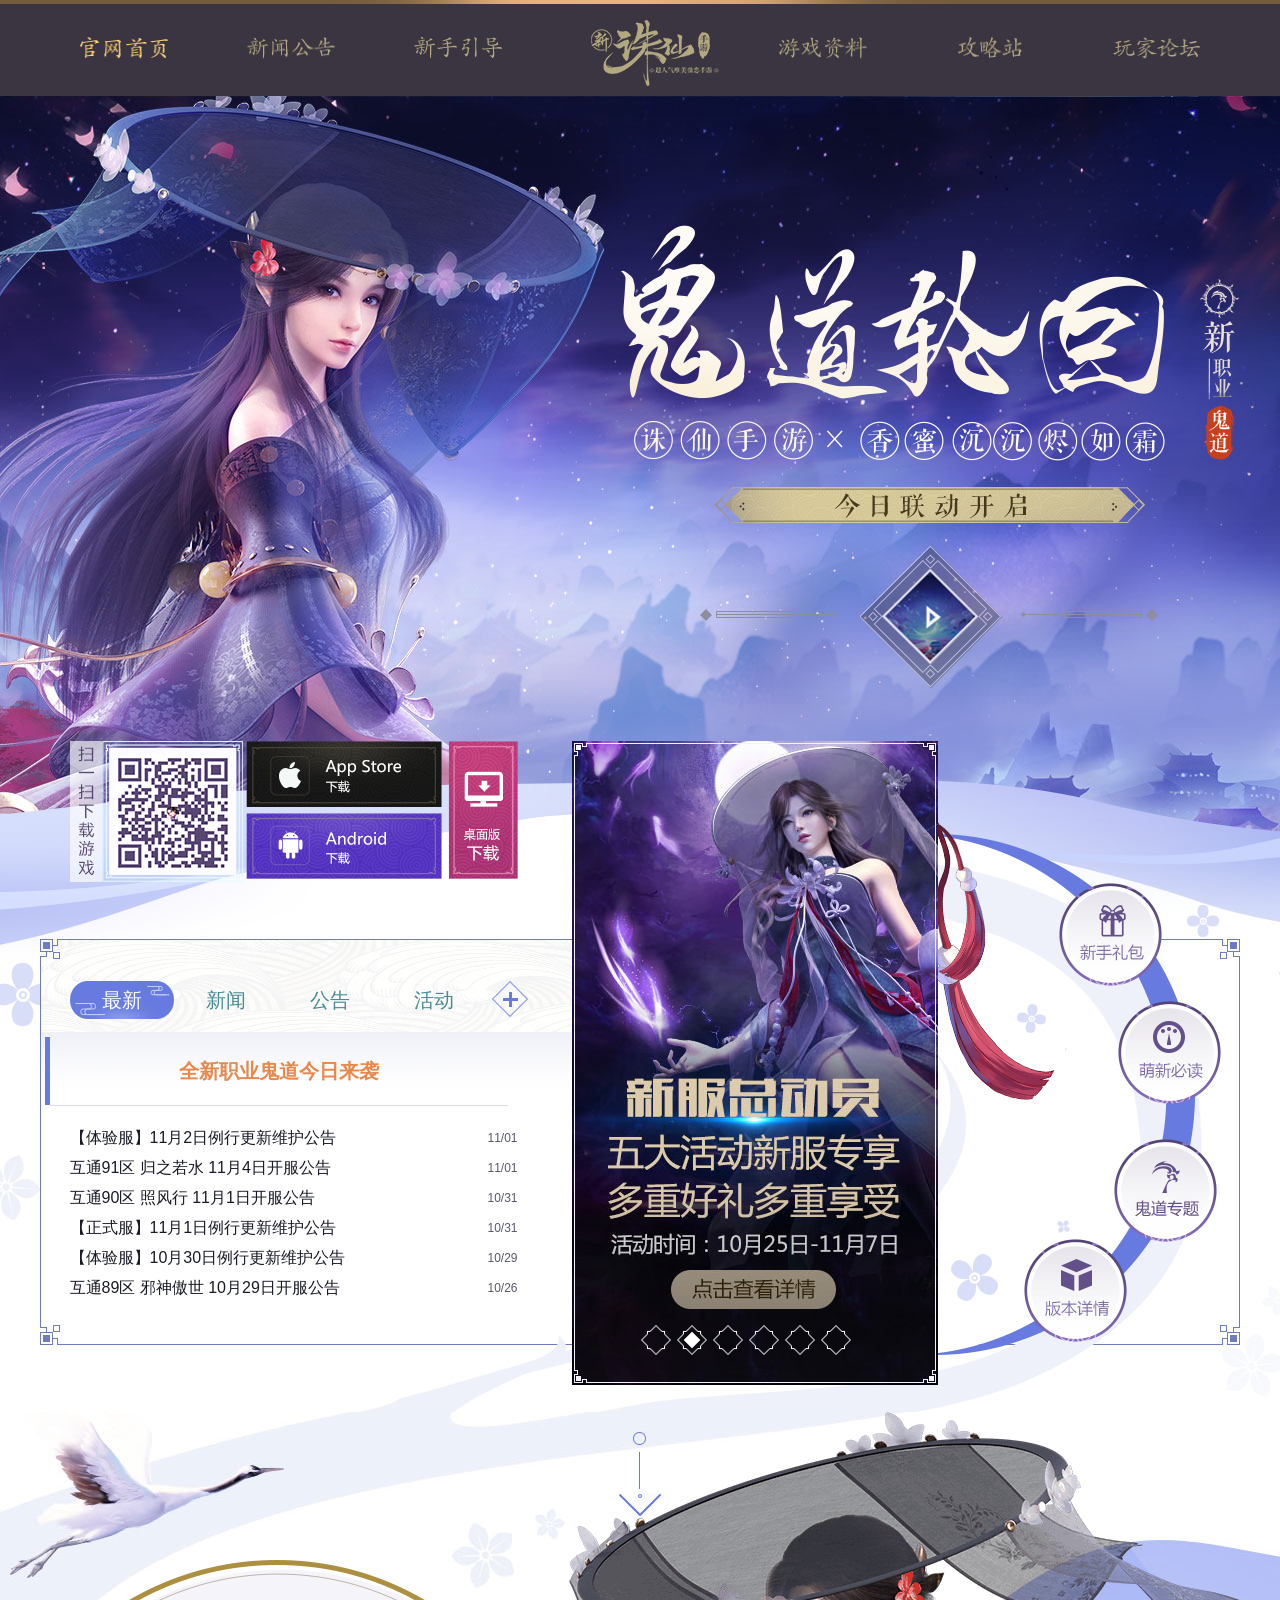
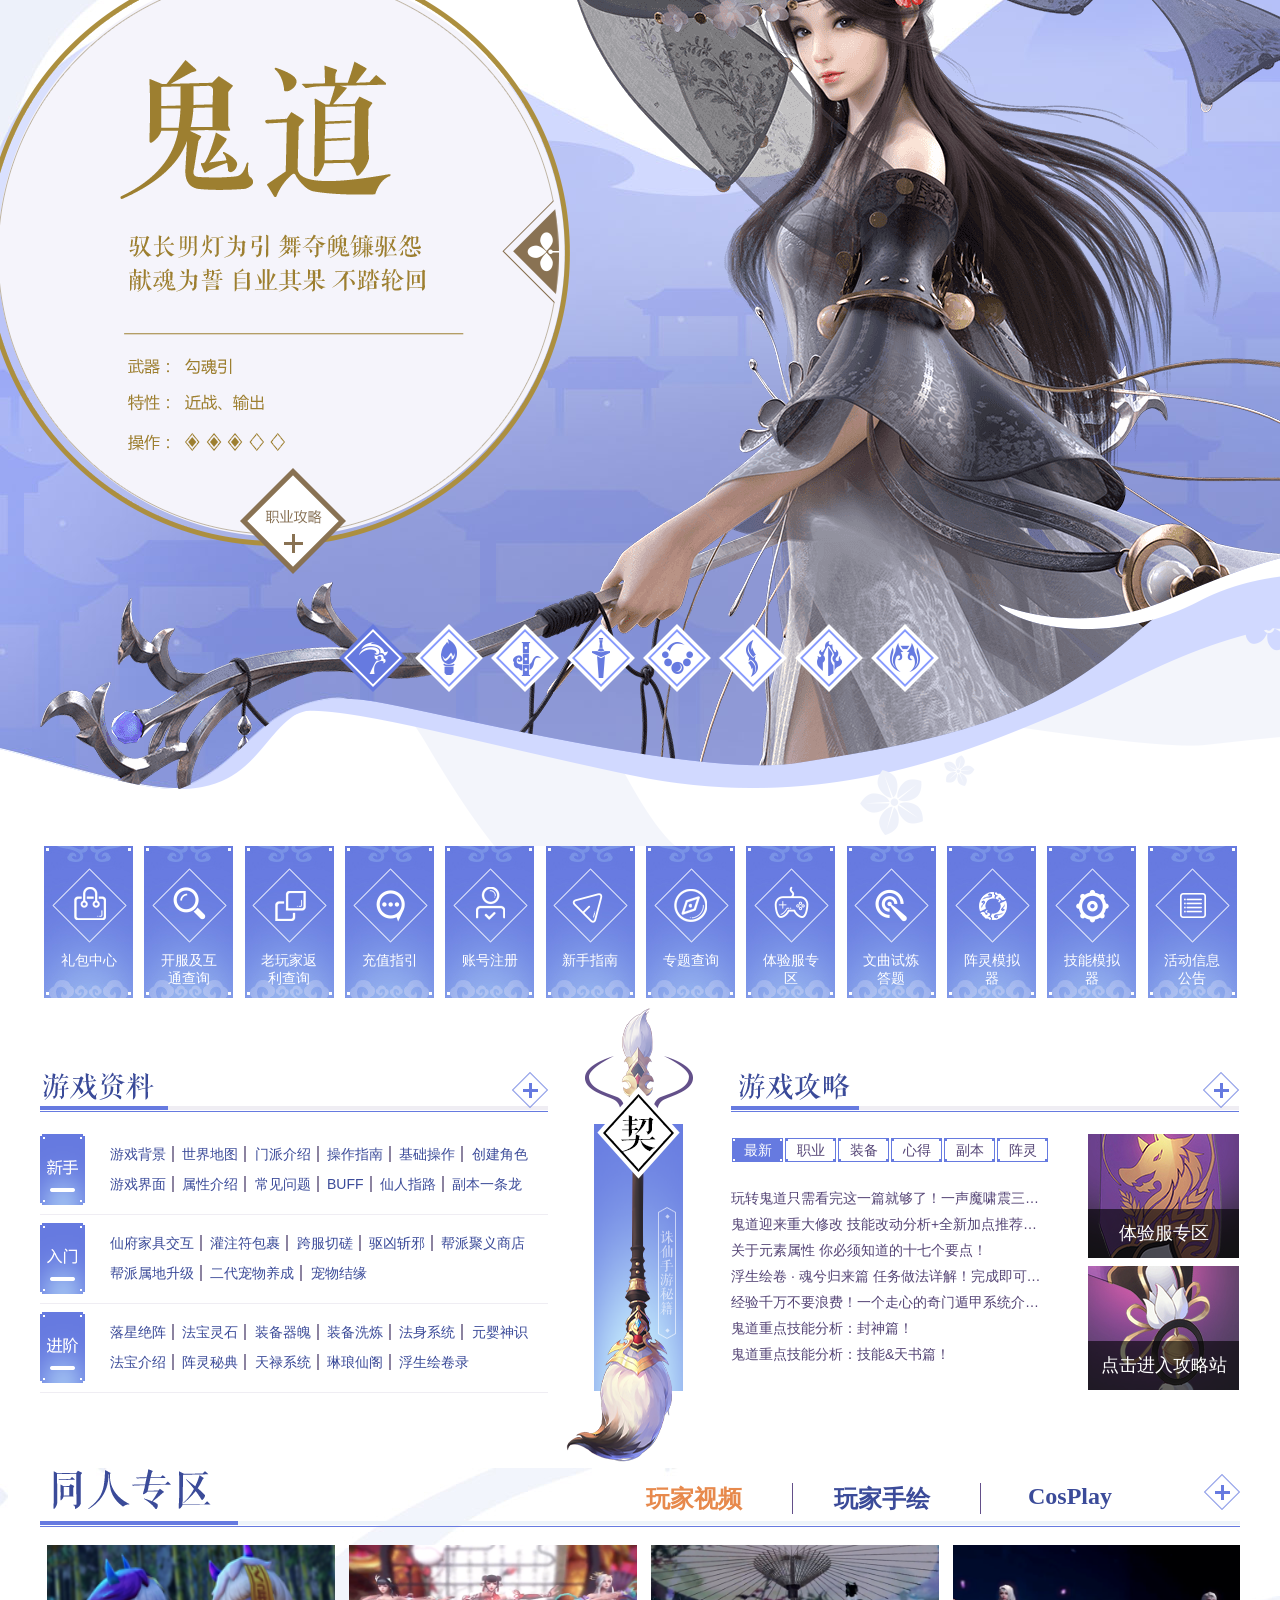
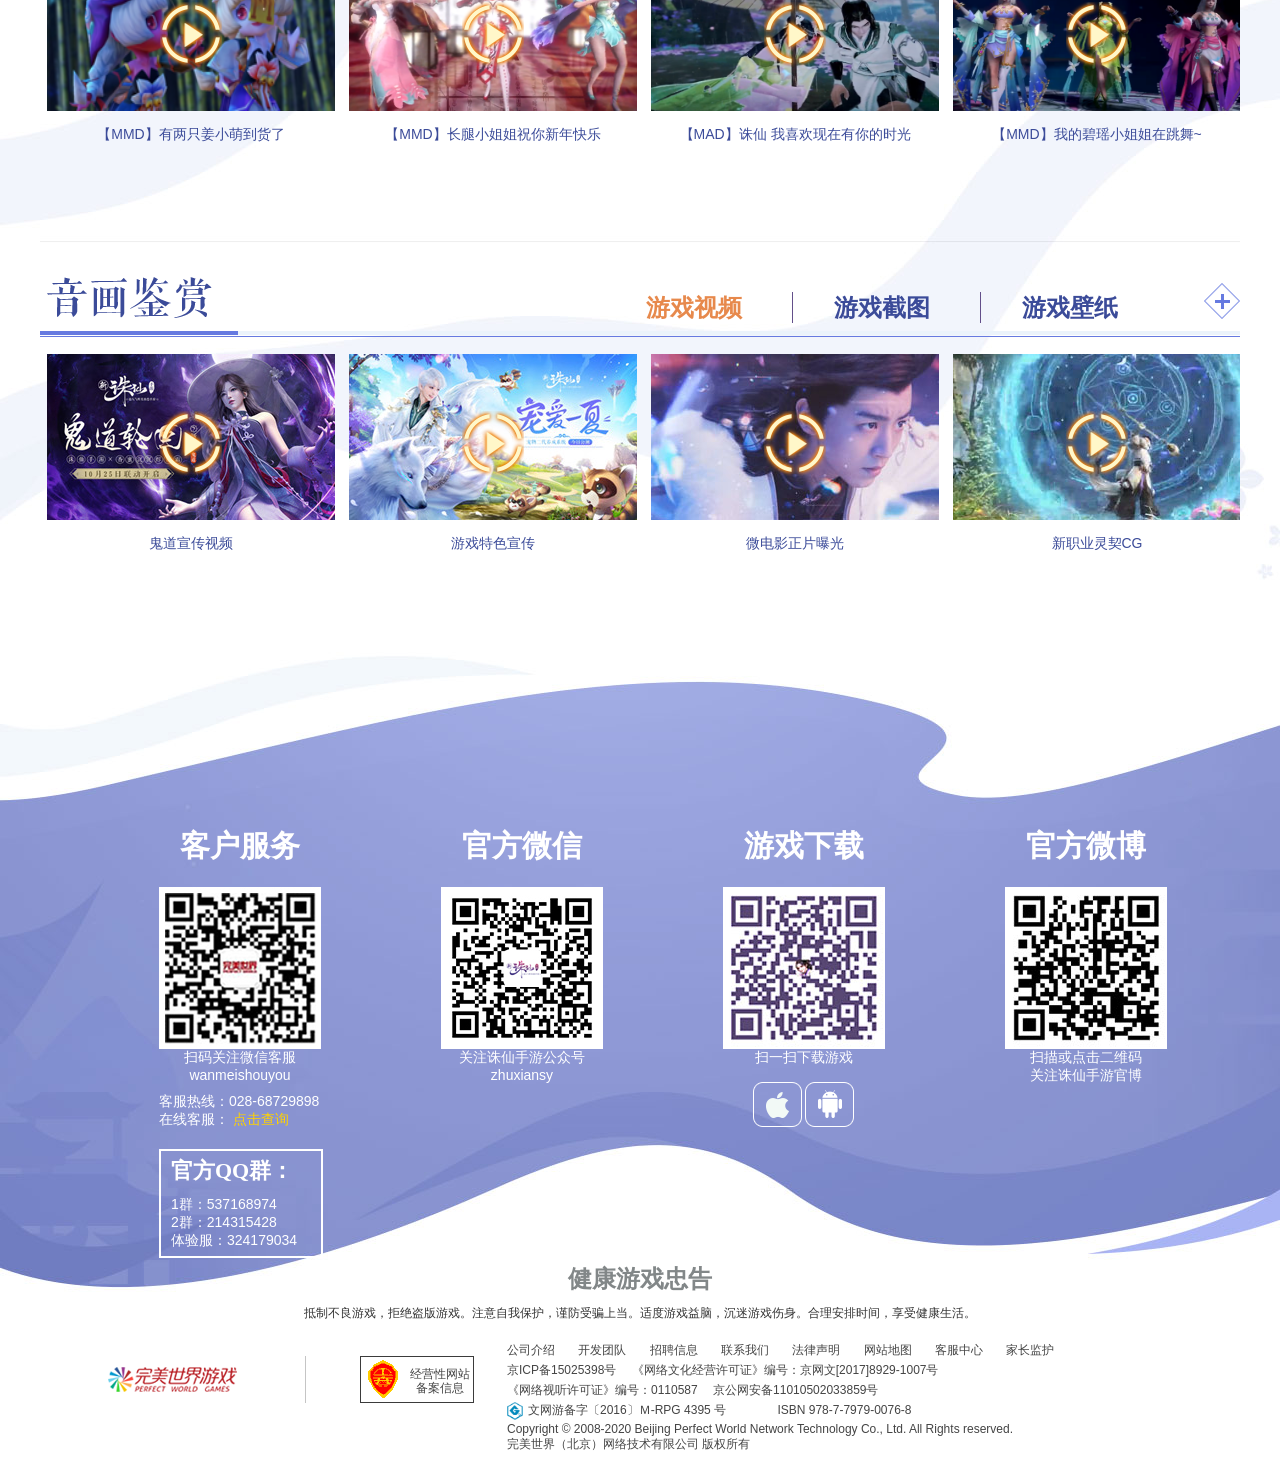
<file: index.html>
<!DOCTYPE html>
<html lang="en">
<head>
    <meta charset="UTF-8">
    <title>
        新诛仙手游官方网站-鬼道轮回新版上线</title>
    <link rel="shortcut icon" type="image/x-icon" href="img/favicon.ico">
    <link rel="stylesheet" href="css/reset.css">
    <link rel="stylesheet" href="css/main.css">
    <link rel="stylesheet" href="css/animate.css">
    <script type="text/javascript" src="js/jquery.js"></script>
</head>
<body>
<header></header>
<article>
    <section class="section1">
        <div class="top">
            <img src="img/slogan.png" alt="" class="slogn">
        </div>
        <a href="" class="video-btn"></a>
        <div class="cont">
            <div class="inner">
                <!--====下载=====-->
                <div class="down-box">
                    <div class="ss-down">
                        <img src="img/erweima.png" alt="">
                    </div>
                    <div class="az-down">
                        <a href="" class="ios-down"></a>
                        <a href="" class="android-down"></a>
                    </div>
                    <a href="" class="desk-down"></a>
                </div>
                <!--======新闻====-->
                <div class="news">
                    <div class="news-tab">
                        <ul>
                            <li class="on">
                                最新
                            </li>
                            <li>
                                新闻
                            </li>
                            <li>
                                公告
                            </li>
                            <li>
                                活动
                            </li>
                        </ul>
                        <a href="" class="news-more"></a>
                    </div>
                    <div class="news-show">
                        <p>
                            <a href="">全新职业鬼道今日来袭</a>
                        </p>
                    </div>
                    <div class="news-list">
                        <ul class="on">
                            <li>
                                <span>11/01</span>
                                <a href="">【体验服】11月2日例行更新维护公告</a>
                            </li>
                            <li>
                                <span>11/01</span>
                                <a href="">互通91区
                                           归之若水
                                           11月4日开服公告</a>
                            </li>
                            <li>
                                <span>10/31</span>
                                <a href="">互通90区
                                           照风行
                                           11月1日开服公告</a>
                            </li>
                            <li>
                                <span>10/31</span>
                                <a href="">【正式服】11月1日例行更新维护公告</a>
                            </li>
                            <li>
                                <span>10/29</span>
                                <a href="">【体验服】10月30日例行更新维护公告</a>
                            </li>
                            <li>
                                <span>10/26</span>
                                <a href="">互通89区
                                           邪神傲世
                                           10月29日开服公告</a>
                            </li>
                        </ul>
                        <ul>
                            <li>
                                <span>10/29</span>
                                <a href="">【体验服】10月30日例行更新维护公告</a>
                            </li>
                            <li>
                                <span>10/25</span>
                                <a href="">鬼道酷炫游戏CG公布
                                           《诛仙手游》全新版本今日上线</a>
                            </li>
                            <li>
                                <span>10/25</span>
                                <a href="">鬼道职业震撼来袭
                                           诛仙手游携手硕美科打造专属耳机</a>
                            </li>
                            <li>
                                <span>10/19</span>
                                <a href="">《诛仙手游》X香蜜全新品牌联动
                                           电视剧隐藏剧情植入</a>
                            </li>
                            <li>
                                <span>10/19</span>
                                <a href="">艺气山直播&《诛仙手游》仙府装修大赛</a>
                            </li>
                            <li>
                                <span>10/18</span>
                                <a href="">​《诛仙手游》全新职业鬼道10月25日震撼来袭
                                           香蜜隐藏剧情联动开启！ </a>
                            </li>
                        </ul>
                        <ul>
                            <li>
                                <span>11/01</span>
                                <a href="">【体验服】11月2日例行更新维护公告</a>
                            </li>
                            <li>
                                <span>11/01</span>
                                <a href="">互通91区
                                           归之若水
                                           11月4日开服公告</a>
                            </li>
                            <li>
                                <span>10/31</span>
                                <a href="">互通90区
                                           照风行
                                           11月1日开服公告</a>
                            </li>
                            <li>
                                <span>10/31</span>
                                <a href="">【正式服】11月1日例行更新维护公告</a>
                            </li>
                            <li>
                                <span>10/26</span>
                                <a href="">互通89区
                                           邪神傲世
                                           10月29日开服公告</a>
                            </li>
                            <li>
                                <span>10/26</span>
                                <a href="">互通88区
                                           神鬼乱舞
                                           10月27日开服公告</a>
                            </li>
                        </ul>
                        <ul>
                            <li>
                                <span>10/24</span>
                                <a href="">缘聚诛仙
                                           老友回归享专属福利</a>
                            </li>
                            <li>
                                <span>10/11</span>
                                <a href="">新资料片“鬼道轮回”抢先登录体验服
                                           十一大活动同步开启</a>
                            </li>
                            <li>
                                <span>10/10</span>
                                <a href="">缘聚诛仙
                                           老友回归享专属福利</a>
                            </li>
                            <li>
                                <span>09/20</span>
                                <a href="">月照有缘一线牵
                                           晴云秋月共婵娟</a>
                            </li>
                            <li>
                                <span>09/19</span>
                                <a href="">诛仙手游首页古筝大赛获奖名单公布</a>
                            </li>
                            <li>
                                <span>09/05</span>
                                <a href="">缘聚诛仙
                                           老友回归享专属福利</a>
                            </li>
                        </ul>
                    </div>
                </div>
                <!--=====banner 轮播=====-->
                <div class="banner">
                    <a href="" class="ba-lianjie"></a>
                    <ul class="ba-list">
                        <li class="active">
                            <img src="img/10641541055332102.jpg" alt="">
                        </li>
                        <li>
                            <img src="img/10641540374793071.jpg" alt="">
                        </li>
                        <li>
                            <img src="img/10641540433543621.jpg" alt="">
                        </li>
                        <li>
                            <img src="img/10641540432166998.jpg" alt="">
                        </li>
                        <li>
                            <img src="img/10641520485736078.jpg" alt="">
                        </li>
                        <li>
                            <img src="img/10641541660064781.png" alt="">
                        </li>
                    </ul>
                    <ul class="ba-tab clear">
                        <li class="active">
                            <span></span>
                        </li>
                        <li>
                            <span></span>
                        </li>
                        <li>
                            <span></span>
                        </li>
                        <li>
                            <span></span>
                        </li>
                        <li>
                            <span></span>
                        </li>
                        <li>
                            <span></span>
                        </li>
                    </ul>
                </div>
                <!--=====链接======-->
                <div class="hot-link">
                    <a href="" class="hot-l1">
                        <div class="pic1">
                            <img src="img/hotlink01.png" alt="">
                        </div>
                        <div class="pic2">
                            <img src="img/hotlink01_h.png" alt="">
                        </div>
                    </a>
                    <a href="xsyd.html" target="_blank" class="hot-l2">
                        <div class="pic1">
                            <img src="img/hotlink02.png" alt="">
                        </div>
                        <div class="pic2">
                            <img src="img/hotlink02_h.png" alt="">
                        </div>
                    </a>
                    <a href="yxzl.html" target="_blank" class="hot-l3">
                        <div class="pic1">
                            <img src="img/hotlink05.png" alt="">
                        </div>
                        <div class="pic2">
                            <img src="img/hotlink05_h.png" alt="">
                        </div>
                    </a>
                    <a href="" class="hot-l4">
                        <div class="pic1">
                            <img src="img/hotlink04.png" alt="">
                        </div>
                        <div class="pic2">
                            <img src="img/hotlink04_h.png" alt="">
                        </div>
                    </a>
                </div>
            </div>
        </div>
    </section>
    <section class="section2">
        <div class="bo-bg"></div>
        <div class="inner">
            <ul class="rw-tab">
                <li class="rw-tab1 active">
                    <span></span>
                </li>
                <li class="rw-tab2">
                    <span></span>
                </li>
                <li class="rw-tab3">
                    <span></span>
                </li>
                <li class="rw-tab4">
                    <span></span>
                </li>
                <li class="rw-tab5">
                    <span></span>
                </li>
                <li class="rw-tab6">
                    <span></span>
                </li>
                <li class="rw-tab7">
                    <span></span>
                </li>
                <li class="rw-tab8">
                    <span></span>
                </li>
            </ul>
            <ul class="rw-list">
                <li class="active">
                    <div class="job-bg"></div>
                    <a href="" class="job-btn"></a>
                    <img src="img/job_gd_tx01.png" alt="" class="job1  animated bounceInDown">
                    <img src="img/job_gd_tx02.png" alt="" class="job2  animated bounceInUp">
                    <img src="img/job_gd.png" alt="" class="rw animated bounceInRight">
                </li>
                <li>
                    <div class="job-bg"></div>
                    <a href="" class="job-btn"></a>
                    <img src="img/job_lq_tx01.png" alt="" class="job1  animated bounceInDown">
                    <img src="img/job_lq_tx02.png" alt="" class="job2  animated bounceInUp">
                    <img src="img/job_lq.png" alt="" class="rw animated bounceInRight">
                </li>
                <li>
                    <div class="job-bg"></div>
                    <a href="" class="job-btn"></a>
                    <img src="img/job_ym_tx01.png" alt="" class="job1  animated bounceInDown">
                    <img src="img/job_ym_tx02.png" alt="" class="job2  animated bounceInUp">
                    <img src="img/job_ym.png" alt="" class="rw animated bounceInRight">
                </li>
                <li>
                    <div class="job-bg"></div>
                    <a href="" class="job-btn"></a>
                    <img src="img/job_qy_tx01.png" alt="" class="job1  animated bounceInDown">
                    <img src="img/job_qy_tx02.png" alt="" class="job2  animated bounceInUp">
                    <img src="img/job_qy.png" alt="" class="rw animated bounceInRight">
                </li>
                <li>
                    <div class="job-bg"></div>
                    <a href="" class="job-btn"></a>
                    <img src="img/job_ty_tx01.png" alt="" class="job1  animated bounceInDown">
                    <img src="img/job_ty_tx02.png" alt="" class="job2  animated bounceInUp">
                    <img src="img/job_ty.png" alt="" class="rw animated bounceInRight">
                </li>
                <li>
                    <div class="job-bg"></div>
                    <a href="" class="job-btn"></a>
                    <img src="img/job_gw_tx01.png" alt="" class="job1  animated bounceInDown">
                    <img src="img/job_gw_tx02.png" alt="" class="job2  animated bounceInUp">
                    <img src="img/job_gw.png" alt="" class="rw animated bounceInRight">
                </li>
                <li>
                    <div class="job-bg"></div>
                    <a href="" class="job-btn"></a>
                    <img src="img/job_fx_tx01.png" alt="" class="job1  animated bounceInDown">
                    <img src="img/job_fx_tx02.png" alt="" class="job2  animated bounceInUp">
                    <img src="img/job_fx.png" alt="" class="rw animated bounceInRight">
                </li>
                <li>
                    <div class="job-bg"></div>
                    <a href="" class="job-btn"></a>
                    <img src="img/job_hh_tx01.png" alt="" class="job1  animated bounceInDown">
                    <img src="img/job_hh_tx02.png" alt="" class="job2  animated bounceInUp">
                    <img src="img/job_hh.png" alt="" class="rw animated bounceInRight">
                </li>
            </ul>
        </div>
    </section>
    <section class="section3">
        <div class="inner">
            <div class="top-box">
                <a href="" class="top1">
                    <span class="tb"></span>
                    <p>
                        礼包中心</p>
                    <span class="bg"></span>
                </a>
                <a href="" class="top2">
                    <span class="tb"></span>
                    <p>
                        开服及互通查询</p>
                    <span class="bg"></span>
                </a>
                <a href="" class="top3">
                    <span class="tb"></span>
                    <p>
                        老玩家返利查询</p>
                    <span class="bg"></span>
                </a>
                <a href="" class="top4">
                    <span class="tb"></span>
                    <p>
                        充值指引</p>
                    <span class="bg"></span>
                </a>
                <a href="" class="top5">
                    <span class="tb"></span>
                    <p>
                        账号注册</p>
                    <span class="bg"></span>
                </a>
                <a href="" class="top6">
                    <span class="tb"></span>
                    <p>
                        新手指南</p>
                    <span class="bg"></span>
                </a>
                <a href="" class="top7">
                    <span class="tb"></span>
                    <p>
                        专题查询</p>
                    <span class="bg"></span>
                </a>
                <a href="" class="top8">
                    <span class="tb"></span>
                    <p>
                        体验服专区</p>
                    <span class="bg"></span>
                </a>
                <a href="" class="top9">
                    <span class="tb"></span>
                    <p>
                        文曲试炼答题</p>
                    <span class="bg"></span>
                </a>
                <a href="" class="top10">
                    <span class="tb"></span>
                    <p>
                        阵灵模拟器</p>
                    <span class="bg"></span>
                </a>
                <a href="" class="top11">
                    <span class="tb"></span>
                    <p>
                        技能模拟器</p>
                    <span class="bg"></span>
                </a>
                <a href="" class="top12">
                    <span class="tb"></span>
                    <p>
                        活动信息公告</p>
                    <span class="bg"></span>
                </a>
            </div>
            <div class="bottom-box clear">
                <!--游戏资料-->
                <div class="game-info">
                    <div class="game-info-tit">
                        <a href="" class="more"></a>
                    </div>
                    <div class="info-box">
                        <div class="new"></div>
                        <div class="list">
                            <ul>
                                <li>
                                    <a href="">游戏背景</a>
                                    <a href="">世界地图</a>
                                    <a href="">门派介绍</a>
                                    <a href="">操作指南</a>
                                    <a href="">基础操作</a>
                                    <a href="" class="last">创建角色</a>
                                </li>
                                <li>
                                    <a href=" ">游戏界面</a>
                                    <a href=" ">属性介绍</a>
                                    <a href=" ">常见问题</a>
                                    <a href=" ">BUFF</a>
                                    <a href=" ">仙人指路</a>
                                    <a href=" " class="last">副本一条龙</a>
                                </li>
                            </ul>
                        </div>
                    </div>
                    <div class="info-box">
                        <div class="rumen"></div>
                        <div class="list">
                            <ul>
                                <li>
                                    <a href=" ">仙府家具交互</a>
                                    <a href=" ">灌注符包裹</a>
                                    <a href=" ">跨服切磋</a>
                                    <a href=" ">驱凶斩邪</a>
                                    <a href=" " class="last">帮派聚义商店</a>
                                </li>
                                <li>
                                    <a href=" ">帮派属地升级</a>
                                    <a href=" ">二代宠物养成</a>
                                    <a href=" " class="last">宠物结缘</a>
                                </li>
                            </ul>
                        </div>
                    </div>
                    <div class="info-box">
                        <div class="jinjie"></div>
                        <div class="list">
                            <ul>
                                <li>
                                    <a href=" ">落星绝阵</a>
                                    <a href=" ">法宝灵石</a>
                                    <a href=" ">装备器魄</a>
                                    <a href=" ">装备洗炼</a>
                                    <a href=" ">法身系统</a>
                                    <a href=" " class="last">元婴神识</a>
                                </li>
                                <li>
                                    <a href=" ">法宝介绍</a>
                                    <a href=" ">阵灵秘典</a>
                                    <a href=" ">天禄系统</a>
                                    <a href=" ">琳琅仙阁</a>
                                    <a href=" " class="last">浮生绘卷录</a>
                                </li>
                            </ul>
                        </div>
                    </div>
                </div>
                <!--灵契-->
                <div class="lingqi"></div>
                <!--游戏攻略-->
                <div class="game-tip">
                    <div class="game-tip-tit">
                        <a href="" class="more"></a>
                    </div>
                    <div class="game-tip-new">
                        <div class="game-tab">
                            <ul>
                                <li class="on">
                                    最新
                                </li>
                                <li>
                                    职业
                                </li>
                                <li>
                                    装备
                                </li>
                                <li>
                                    心得
                                </li>
                                <li>
                                    副本
                                </li>
                                <li>
                                    阵灵
                                </li>
                            </ul>
                        </div>
                        <div class="game-list">
                            <ul class="on">
                                <li>
                                    <a href=" ">玩转鬼道只需看完这一篇就够了！一声魔啸震三界
                                                十万神佛遁西天！ </a>
                                </li>
                                <li>
                                    <a href=" ">鬼道迎来重大修改
                                                技能改动分析+全新加点推荐一并奉上！</a>
                                </li>
                                <li>
                                    <a href=" ">关于元素属性
                                                你必须知道的十七个要点！ </a>
                                </li>
                                <li>
                                    <a href=" ">浮生绘卷
                                                ·
                                                魂兮归来篇
                                                任务做法详解！完成即可获得“凤凰灯”&“如律令”！ </a>
                                </li>
                                <li>
                                    <a href=" ">经验千万不要浪费！一个走心的奇门遁甲系统介绍！ </a>
                                </li>
                                <li>
                                    <a href=" ">鬼道重点技能分析：封神篇！ </a>
                                </li>
                                <li>
                                    <a href=" ">鬼道重点技能分析：技能&天书篇！ </a>
                                </li>
                            </ul>
                            <ul>
                                <li>
                                    <a href=" ">玩转鬼道只需看完这一篇就够了！一声魔啸震三界
                                                十万神佛遁西天！ </a>
                                </li>
                                <li>
                                    <a href=" ">鬼道迎来重大修改
                                                技能改动分析+全新加点推荐一并奉上！</a>
                                </li>
                                <li>
                                    <a href=" ">鬼道重点技能分析：封神篇！ </a>
                                </li>
                                <li>
                                    <a href=" ">鬼道重点技能分析：技能&天书篇！ </a>
                                </li>
                                <li>
                                    <a href=" ">PK进阶教程！所谓长手短腿
                                                各门派攻击距离详解！ </a>
                                </li>
                                <li>
                                    <a href=" ">【如何克制鬼王】教你一个打鬼王的特殊减速流打法！ </a>
                                </li>
                                <li>
                                    <a href=" ">气血并非关键？没人敢忽视的极限自爆青云详解！ </a>
                                </li>
                            </ul>
                            <ul>
                                <li>
                                    <a href=" ">真仙or散仙难以取舍？这份器魄数据分析告诉你该不该换！</a>
                                </li>
                                <li>
                                    <a href=" ">洗炼天命和属性如何选择？超值性价比分析！ </a>
                                </li>
                                <li>
                                    <a href=" ">道法提升新途径：装备器魄系统详细介绍！ </a>
                                </li>
                                <li>
                                    <a href=" ">从零开始学雕琢：学会这个
                                                上60就是这么简单！ </a>
                                </li>
                                <li>
                                    <a href=" ">雕琢冲击52的实用技巧——雪花飘特效来袭！ </a>
                                </li>
                                <li>
                                    <a href=" ">性价比分析，洗练天命和属性如何选择</a>
                                </li>
                                <li>
                                    <a href=" ">带你了解全新玩法--装备洗炼及天命系统</a>
                                </li>
                            </ul>
                            <ul>
                                <li>
                                    <a href=" ">阵灵炼灵的秘密！你还在为洗到五星炼灵而满足么？ </a>
                                </li>
                                <li>
                                    <a href=" ">全新极限暴伤减免阵灵搭配
                                                各阶段高中低搭配推荐！ </a>
                                </li>
                                <li>
                                    <a href=" ">六大新阵灵
                                                7种属性搭配随心任选！ </a>
                                </li>
                                <li>
                                    <a href=" ">六大新阵灵情缘属性一览
                                                最佳阵灵搭配推荐</a>
                                </li>
                                <li>
                                    <a href=" ">双阵法时代来袭，你准备好了吗？</a>
                                </li>
                                <li>
                                    <a href=" ">九大新阵灵属性情缘曝光
                                                推荐搭配一览！</a>
                                </li>
                                <li>
                                    <a href=" ">九个新阵灵的获取方式及搭配推荐！</a>
                                </li>
                            </ul>
                            <ul>
                                <li>
                                    <a href=" ">浮生绘卷
                                                ·
                                                魂兮归来篇
                                                任务做法详解！完成即可获得“凤凰灯”
                                                &“如律令”！ </a>
                                </li>
                                <li>
                                    <a href=" ">经验千万不要浪费！一个走心的奇门遁甲系统介绍！ </a>
                                </li>
                                <li>
                                    <a href=" ">单攻单防、单攻多防、多攻多防
                                                星魂三搭配全方案详解！</a>
                                </li>
                                <li>
                                    <a href=" ">打破同道法PK僵局！星魂第三页与元素攻击详解！</a>
                                </li>
                                <li>
                                    <a href=" ">王者争霸对战形式大变
                                                二代宠物觉醒技将起决定作用！</a>
                                </li>
                                <li>
                                    <a href=" ">对战追不上？不要慌！罗盘快速毕业教程奉上！ </a>
                                </li>
                                <li>
                                    <a href=" ">如何判断该不该传承？二代宠物品质鉴定公式奉上！ </a>
                                </li>
                            </ul>
                            <ul>
                                <li>
                                    <a href=" ">关于元素属性
                                                你必须知道的十七个要点！ </a>
                                </li>
                                <li>
                                    <a href=" ">封神之后的重点！法身升级与附灵技巧！ </a>
                                </li>
                                <li>
                                    <a href=" ">必备宝典：全阵灵获取方式及秘典等级统计！ </a>
                                </li>
                                <li>
                                    <a href=" ">从没见过这种亲亲方式？诛仙新时尚：转圈圈根本停不下来！ </a>
                                </li>
                                <li>
                                    <a href=" ">道法高却打不过？是你属性堆错了！全门派属性推荐！ </a>
                                </li>
                                <li>
                                    <a href=" ">琳琅仙阁榜优化！心心念念的凤凰装来了，你约不约？ </a>
                                </li>
                                <li>
                                    <a href=" ">快速拿奖励必看小技巧！一起来泡温泉听歌会！ </a>
                                </li>
                            </ul>
                        </div>
                    </div>
                    <div class="gt-box">
                        <div class="tyf">
                            <img src="img/gonglue_btn.jpg" alt="">
                            <div class="mask">
                                体验服专区
                            </div>
                            <a href=""></a>
                        </div>
                        <div class="glz">
                            <img src="img/tiyan_btn.jpg" alt="">
                            <div class="mask">
                                点击进入攻略站
                            </div>
                            <a href=""></a>
                        </div>
                    </div>
                </div>
            </div>
        </div>
    </section>
    <section class="section4">
        <div class="inner">
            <!--同人专区-->
            <div class="tore zhqu">
                <div class="tore-top">
                    <div class="zhqu-tab">
                        <ul class="clear">
                            <li class="on">
                                玩家视频
                            </li>
                            <li>
                                玩家手绘
                            </li>
                            <li class="last">
                                CosPlay
                            </li>
                        </ul>
                    </div>
                    <div class="more"></div>
                </div>
                <div class="zhqu-cont">
                    <div class="box">
                        <ul class="shp clear">
                            <li>
                                <img src="img/10641493695274431.png" alt="">
                                <p>
                                    【MMD】有两只姜小萌到货了</p>
                                <a href="">
                                    <span></span>
                                    <em></em>
                                </a>
                            </li>
                            <li>
                                <img src="img/10641490353872597.png" alt="">
                                <p>
                                    【MMD】长腿小姐姐祝你新年快乐</p>
                                <a href="">
                                    <span></span>
                                    <em></em>
                                </a>
                            </li>
                            <li>
                                <img src="img/10641490353873129.png" alt="">
                                <p>
                                    【MAD】诛仙
                                    我喜欢现在有你的时光</p>
                                <a href="">
                                    <span></span>
                                    <em></em>
                                </a>
                            </li>
                            <li>
                                <img src="img/10641490353872978.png" alt="">
                                <p>
                                    【MMD】我的碧瑶小姐姐在跳舞~</p>
                                <a href="">
                                    <span></span>
                                    <em></em>
                                </a>
                            </li>
                        </ul>
                        <ul class="tu clear">
                            <li>
                                <div class="img">
                                    <img src="img/10641520574796273.jpg">
                                </div>
                                <p>
                                    银色骐骥：朵一与鹿</p>
                                <a href=" "></a>
                            </li>
                            <li>
                                <div class="img">
                                    <img src="img/tongren_img02.jpg">
                                </div>
                                <p>
                                    涂鸦王国获奖作品
                                    推荐奖（第一）</p>
                                <a href=" "></a>
                            </li>
                            <li>
                                <div class="img">
                                    <img src="img/tongren_img03.jpg">
                                </div>
                                <p>
                                    涂鸦王国获奖作品
                                    推荐奖（第二）</p>
                                <a href=" "></a>
                            </li>
                            <li>
                                <div class="img">
                                    <img src="img/tongren_img01.jpg">
                                </div>
                                <p>
                                    涂鸦王国获奖作品
                                    推荐奖（第三）</p>
                                <a href=" "></a>
                            </li>
                        </ul>
                        <ul class="tu clear">
                            <li>
                                <div>
                                    <img src="img/10641520576653989.jpg">
                                </div>
                                <p>
                                    不羡鸳鸯
                                    不羡仙</p>
                                <a href=" "></a>
                            </li>
                            <li>
                                <div>
                                    <img src="img/10641520576616473.jpg">
                                </div>
                                <p>
                                    一只小金鱼</p>
                                <a href=" "></a>
                            </li>
                            <li>
                                <div>
                                    <img src="img/10641520576616591.jpg">
                                </div>
                                <p>
                                    雀之灵</p>
                                <a href=" "></a>
                            </li>
                            <li>
                                <div>
                                    <img src="img/10641520576616720.jpg">
                                </div>
                                <p>
                                    洛花逸尘-不羡仙</p>
                                <a href=" "></a>
                            </li>
                        </ul>
                    </div>
                </div>
            </div>
            <!--音画鉴赏-->
            <div class="yihu zhqu">
                <div class="yihu-top">
                    <div class="zhqu-tab">
                        <ul>
                            <li class="on">
                                游戏视频
                            </li>
                            <li>
                                游戏截图
                            </li>
                            <li class="last">
                                游戏壁纸
                            </li>
                        </ul>
                    </div>
                    <div class="more"></div>
                </div>
                <div class="zhqu-cont">
                    <div class="box">
                        <ul class="shp clear">
                            <li>
                                <img src="img/10641540348714467.jpg" title="鬼道宣传视频">
                                <p>
                                    鬼道宣传视频</p>
                                <a href=" ">
                                    <span></span>
                                    <em></em>
                                </a>
                            </li>
                            <li>
                                <img src="img/10641533731633325.jpg" title="游戏特色宣传">
                                <p>
                                    游戏特色宣传</p>
                                <a href=" ">
                                    <span></span>
                                    <em></em>
                                </a>
                            </li>
                            <li>
                                <img src="img/10641522221513444.jpg" title="微电影正片曝光">
                                <p>
                                    微电影正片曝光</p>
                                <a href=" ">
                                    <span></span>
                                    <em></em>
                                </a>
                            </li>
                            <li>
                                <img src="img/10641522221472548.jpg" title="新职业灵契CG">
                                <p>
                                    新职业灵契CG</p>
                                <a href=" ">
                                    <span></span>
                                    <em></em>
                                </a>
                            </li>
                        </ul>
                        <ul class="tu clear">
                            <li>
                                <div class="img">
                                    <img src="img/10641520853093830.jpg" title="游戏截图">
                                </div>
                                <p>
                                    游戏截图</p>
                                <a href=" ">
                                </a>
                            </li>
                            <li>
                                <div class="img">
                                    <img src="img/10641520853094079.jpg" title="游戏截图">
                                </div>
                                <p>
                                    游戏截图</p>
                                <a href=" ">
                                </a>
                            </li>
                            <li>
                                <div class="img">
                                    <img src="img/10641520853094280.jpg" title="游戏截图">
                                </div>
                                <p>
                                    游戏截图</p>
                                <a href=" ">
                                </a>
                            </li>
                            <li>
                                <div class="img">
                                    <img src="img/10641520853094498.jpg" title="游戏截图">
                                </div>
                                <p>
                                    游戏截图</p>
                                <a href=" ">
                                </a>
                            </li>
                        </ul>
                        <ul class="tu clear">
                            <li>
                                <div class="img">
                                    <img src="img/10641520753279288.jpg" title="游戏壁纸">
                                </div>
                                <p>
                                    游戏壁纸</p>
                                <a href=" ">
                                </a>
                            </li>
                            <li>
                                <div class="img">
                                    <img src="img/10641520753279481.jpg" title="游戏壁纸">
                                </div>
                                <p>
                                    游戏壁纸</p>
                                <a href=" ">
                                </a>
                            </li>
                        </ul>
                    </div>
                </div>
            </div>
            <!--二维码-->
            <div class="code-box">
                <div class="code code1">
                    <h3>
                        客户服务</h3>
                    <div class="lo-img">
                        <img src="img/erweima01.jpg">
                    </div>
                    <p>
                        扫码关注微信客服</p>
                    <p>
                        wanmeishouyou</p>
                    <p class="dline"></p>
                    <p class="hot-line">
                        客服热线：028-68729898</p>
                    <p class="hot-line">
                        在线客服：
                        <a href=" ">点击查询</a>
                    </p>
                    <div class="qq-qun">
                        <h3>
                            官方QQ群：</h3>
                        <p>
                            1群：537168974</p>
                        <p>
                            2群：214315428</p>
                        <p>
                            体验服：324179034</p>
                    </div>
                </div>
                <div class="code code2">
                    <h3>
                        官方微信</h3>
                    <div class="lo-img">
                        <img src="img/erweima02.jpg">
                    </div>
                    <p>
                        关注诛仙手游公众号</p>
                    <p>
                        zhuxiansy</p>
                </div>
                <div class="code code3">
                    <h3>
                        游戏下载</h3>
                    <div class="lo-img">
                        <img src="img/erweima03.jpg">
                    </div>
                    <p>
                        扫一扫下载游戏</p>
                    <div class="download">
                        <a href=" " class="apple-down"></a>
                        <a href=" " class="android-down"></a>
                    </div>
                </div>
                <div class="code code4">
                    <h3>
                        官方微博</h3>
                    <div class="lo-img">
                        <img src="img/10641520762188847.jpg">
                    </div>
                    <p>
                        扫描或点击二维码</p>
                    <p>
                        关注诛仙手游官博</p>
                    <a href=" " class="wb-link"></a>
                </div>
            </div>
            <div class="health">
                <h1>
                    健康游戏忠告</h1>
                <p>
                    抵制不良游戏，拒绝盗版游戏。注意自我保护，谨防受骗上当。适度游戏益脑，沉迷游戏伤身。合理安排时间，享受健康生活。</p>
            </div>
        </div>
    </section>
</article>
<footer></footer>
<script src="js/main.js"></script>
</body>
</html>
</file>
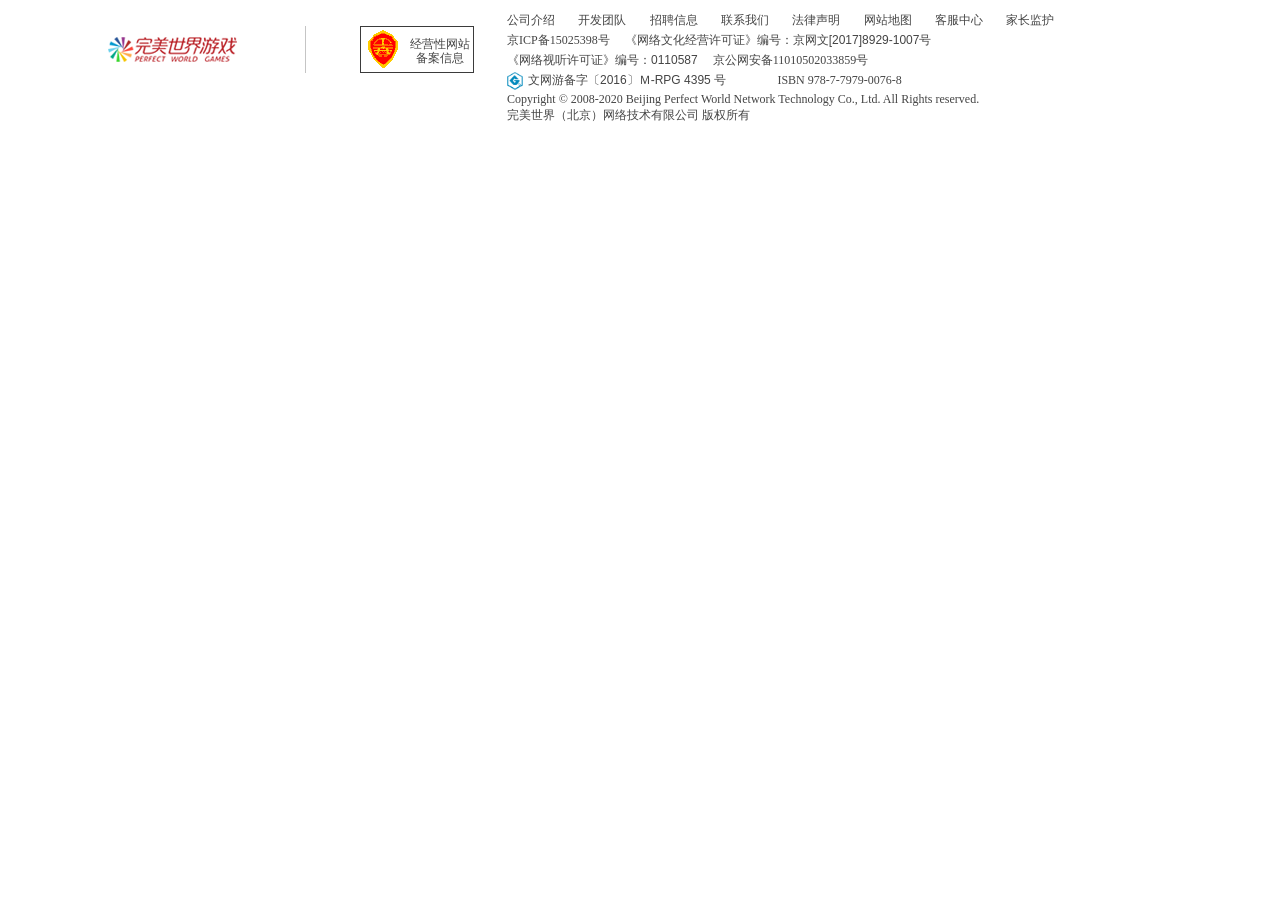
<file: footer.html>
<!DOCTYPE html>
<html lang="en">
<head>
    <meta charset="UTF-8">
    <title>新诛仙手游官方网站-鬼道轮回新版上线</title>
    <link rel="shortcut icon" type="image/x-icon" href="img/favicon.ico">
    <link rel="stylesheet" href="css/reset.css">
    <link rel="stylesheet" href="css/footer.css">
</head>
<body>
<footer>
<div class="inner">
    <a href="" class="h-wmsj"></a>
    <a href="" class="h-aqxx">
        经营性网站
        <br>
        备案信息
    </a>
    <div class="hyy h-list">
        <a href="">公司介绍</a>
        <a href="">开发团队</a>
        <a href="">招聘信息</a>
        <a href="">联系我们</a>
        <a href="">法律声明</a>
        <a href="">网站地图</a>
        <a href="">客服中心</a>
        <a href="">家长监护</a>
    </div>
    <div class="hyy h-whxk">
        京ICP备15025398号　
        <a href="">《网络文化经营许可证》编号：京网文[2017]8929-1007号</a>
    </div>
    <div class="hyy h-stxk">
        <a href="">《网络视听许可证》编号：0110587</a>
        　京公网安备11010502033859号
    </div>
    <div class="hyy h-wwby">
        <a href="">
            <img src="img/icon.png" alt="" style="float: left;width: 16px;margin-right: 5px;">
            文网游备字〔2016〕Ｍ-RPG 4395 号
        </a>
            ISBN 978-7-7979-0076-8
    </div>
    <div class="hyy h-bqsy">
        Copyright © 2008-2020 Beijing Perfect World Network Technology Co., Ltd. All Rights reserved.
        <br>
        完美世界（北京）网络技术有限公司 版权所有
    </div>
</div>
</footer>
</body>
</html>
</file>
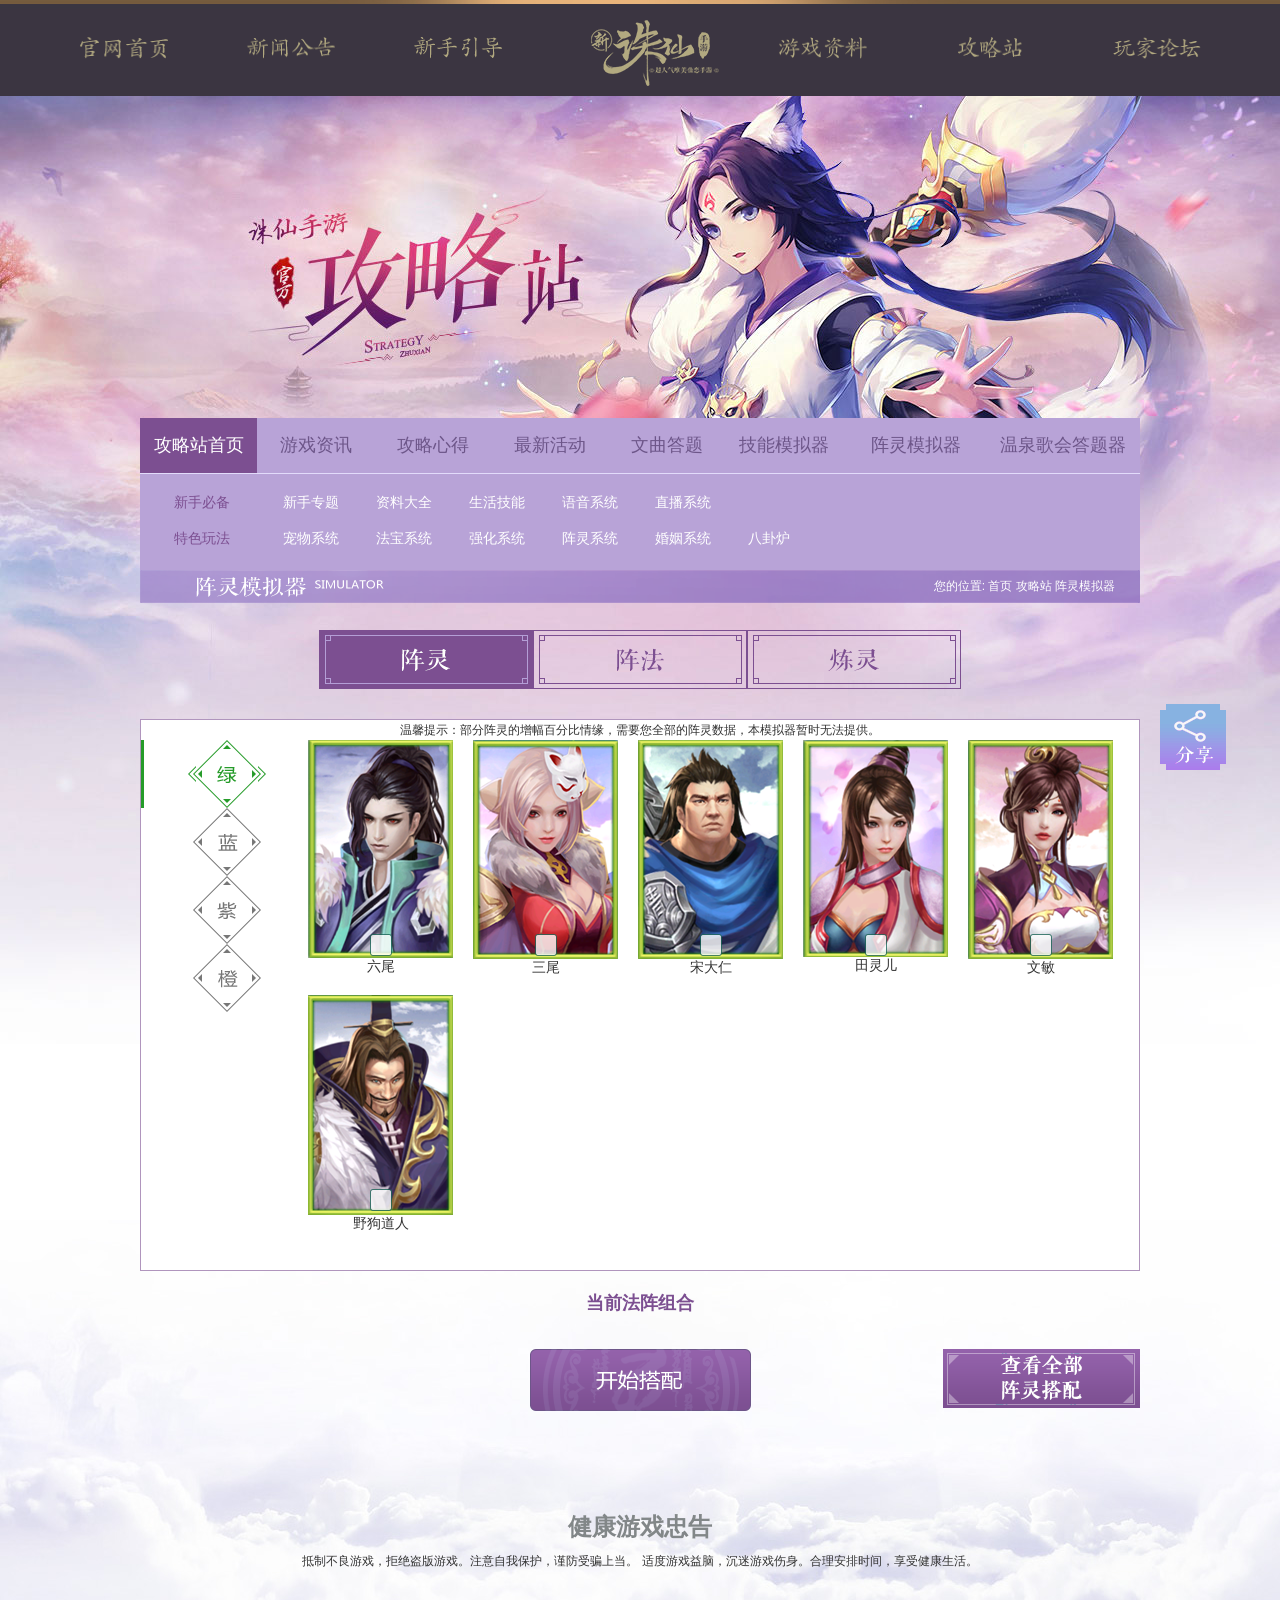
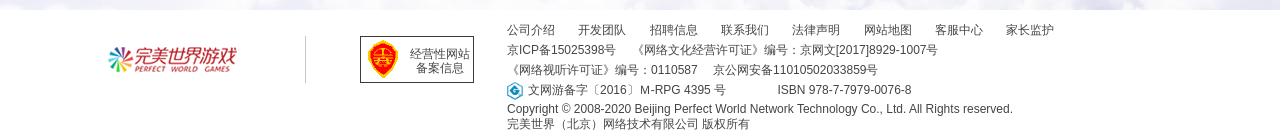
<file: glz.html>
<!DOCTYPE html>
<html lang="en">
<head>
  <meta charset="UTF-8">
  <title>新《诛仙手游》冲破次元只为你
    3月21日倾心公测</title>
  <link rel="shortcut icon" type="image/x-icon" href="img/favicon.ico">
  <link rel="stylesheet" href="css/reset.css">
  <link rel="stylesheet" href="css/glz.css">
  <script src="js/jquery.js"></script>
</head>
<body>
<header></header>
<article>
  <div class="wrap">
    <div class="cont1">
      <div class="nav1">
        <div class="snav">
          <ul class="clear">
            <li>
              <a href="#" class="active">攻略站首页</a>
            </li>
            <li>
              <a href="#">游戏资讯</a>
            </li>
            <li>
              <a href="#">攻略心得</a>
            </li>
            <li>
              <a href="#">最新活动</a>
            </li>
            <li>
              <a href="#">文曲答题</a>
            </li>
            <li>
              <a href="#">技能模拟器</a>
            </li>
            <li>
              <a href="#" class="last">阵灵模拟器</a>
            </li>
            <li>
              <a href="#" class="last">温泉歌会答题器</a>
            </li>
          </ul>
        </div>
        <div class="xnav">
          <ul>
            <li>
              <span>新手必备</span>
            </li>
            <li>
              <a href="#">新手专题</a>
            </li>
            <li>
              <a href="#">资料大全</a>
            </li>
            <li>
              <a href="#">生活技能</a>
            </li>
            <li>
              <a href="#">语音系统</a>
            </li>
            <li>
              <a href="#">直播系统</a>
            </li>
          </ul>
          <ul>
            <li>
              <span>特色玩法</span>
            </li>
            <li>
              <a href="#">宠物系统</a>
            </li>
            <li>
              <a href="#">法宝系统</a>
            </li>
            <li>
              <a href="#">强化系统</a>
            </li>
            <li>
              <a href="#">阵灵系统</a>
            </li>
            <li>
              <a href="#">婚姻系统</a>
            </li>
            <li>
              <a href="#">八卦炉</a>
            </li>
          </ul>
        </div>
      </div>
      <div class="zlmnq">
        <div class="mnqtit"></div>
        <div class="mnqdz">
          <span>您的位置:</span>
          <a href="index.html" target="_blank">首页</a>
          <a href="#">攻略站</a>
          <a href="#">阵灵模拟器</a>
        </div>
      </div>
      <div class="szh">
        <span class="sp1 active"></span>
        <span class="sp2"></span>
        <span class="sp3"></span>
      </div>
      <div class="zhti">
        <div class="shzt">
          <p class="tips">
            温馨提示：部分阵灵的增幅百分比情缘，需要您全部的阵灵数据，本模拟器暂时无法提供。
          </p>
          <div class="ztnav">
            <ul class="clear">
              <li class="green active">
                <span></span>
              </li>
              <li class="blue">
                <span></span>
              </li>
              <li class="purple">
                <span></span>
              </li>
              <li class="orange">
                <span></span>
              </li>
            </ul>
          </div>
          <div class="ztcont">
            <ul class="clear">
              <!--<li>-->
                <!--<div class="check"></div>-->
                <!--<img src="img-y/card_lw.png" alt="">-->
                <!--<p>六尾</p>-->
              <!--</li>-->
            </ul>
          </div>
        </div>
        <div class="xzt">
          <h2>当前法阵组合</h2>
          <div class="fz-box">
            <ul class="clear">

            </ul>
          </div>
          <div class="foot-btn">
            <a href="javascript:;" class="start-btn"></a>
            <a href="javascript:;" class="look-btn"></a>
          </div>
        </div>
      </div>
    </div>
    <div class="cont2">
      <h1>健康游戏忠告</h1>
      <p>
        抵制不良游戏，拒绝盗版游戏。注意自我保护，谨防受骗上当。
        适度游戏益脑，沉迷游戏伤身。合理安排时间，享受健康生活。
      </p>
    </div>
    <div class="cont3">
      <a href="javascript:;" class="to-fx"></a>
      <span class="to-top" style="height: 66px; overflow: hidden;"></span>
      <div class="fx-list">
        <span>分享好友：</span>
        <a href="javascript:;" class="qzone_btn" title="分享到QQ空间"></a>
        <a href="javascript:;" class="xweibo_btn" title="分享到微博"></a>
        <a href="javascript:;" class="tweibo_btn" title="分享到腾讯微博"></a>
      </div>
    </div>
  </div>
</article>
<footer></footer>
<script src="js/glz.js"></script>
</body>
</html>
</file>
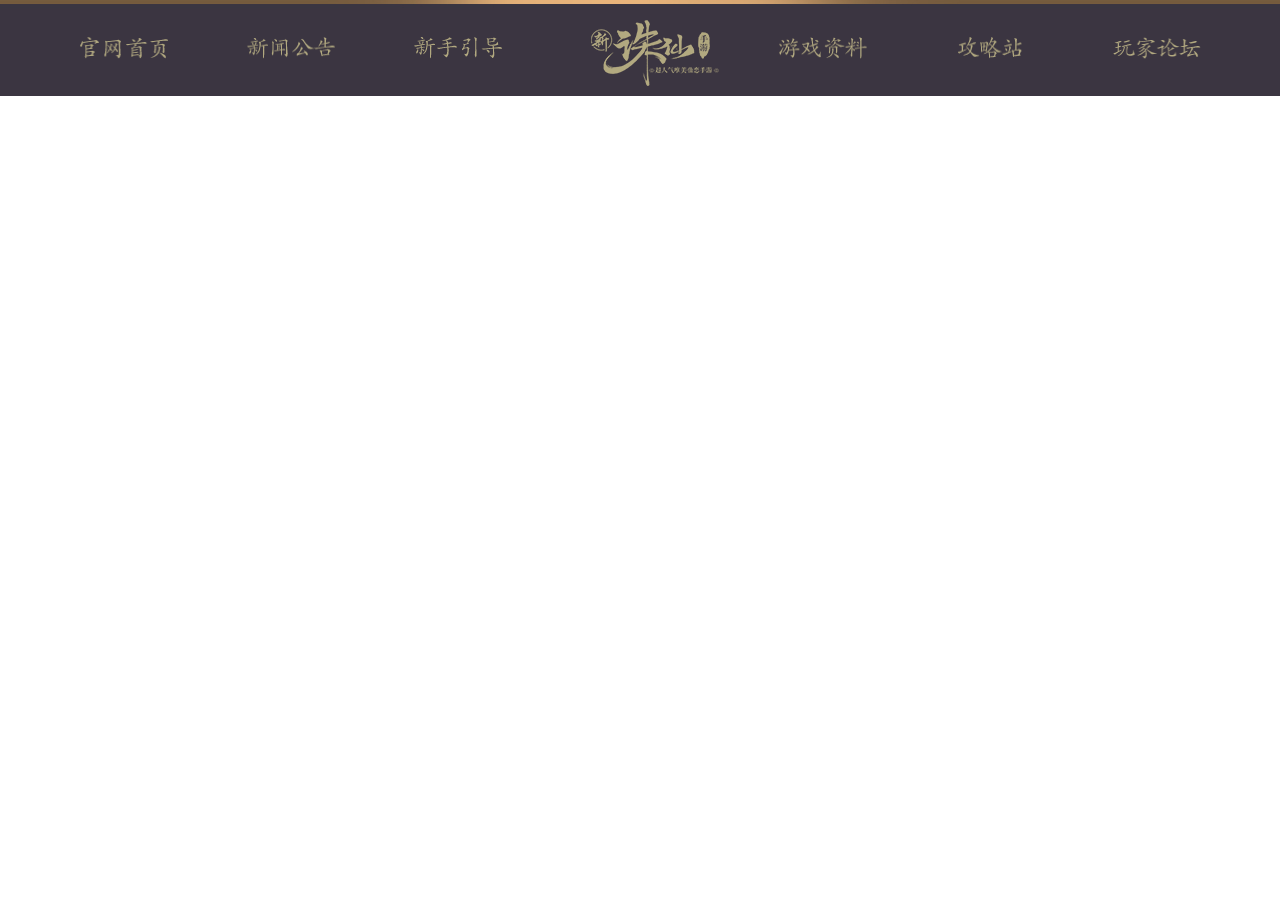
<file: header.html>
<!DOCTYPE html>
<html lang="en">
<head>
    <meta charset="UTF-8">
    <title>
        新诛仙手游官方网站-鬼道轮回新版上线</title>
    <link rel="shortcut icon" type="image/x-icon" href="img/favicon.ico">
    <link rel="stylesheet" href="css/reset.css">
    <link rel="stylesheet" href="css/header.css">
    <script type="text/javascript" src="js/jquery.js"></script>
</head>
<body>
<nav>
    <div class="inner">
        <ul class="clear">
            <li>
                <a href="index.html" target="_blank">
                    <img src="imgy/nav1-1.png" alt="" class="img1">
                    <img src="imgy/nav1-2.png" alt="" class="img2">
                </a>
            </li>
            <li>
                <a href="news.html" target="_blank">
                    <img src="imgy/nav2-1.png" alt="" class="img1">
                    <img src="imgy/nav2-2.png" alt="" class="img2">
                </a>
            </li>
            <li class="zhong">
                <a href="xsyd.html" target="_blank">
                    <img src="imgy/nav3-1.png" alt="" class="img1">
                    <img src="imgy/nav3-2.png" alt="" class="img2">
                </a>
            </li>
            <li>
                <a href="yxzl.html" target="_blank">
                    <img src="imgy/nav4-1.png" alt="" class="img1">
                    <img src="imgy/nav4-2.png" alt="" class="img2">
                </a>
            </li>
            <li class="li5">
                <a href="glz.html" target="_blank">
                    <img src="imgy/nav5-1.png" alt="" class="img1">
                    <img src="imgy/nav5-2.png" alt="" class="img2">
                </a>
            </li>
            <li>
                <a href="wjlt.html" target="_blank">
                    <img src="imgy/nav6-1.png" alt="" class="img1">
                    <img src="imgy/nav6-2.png" alt="" class="img2">
                </a>
            </li>
        </ul>
        <img src="imgy/logo.png" alt="" class="logo">
    </div>
</nav>
</body>
</html>
</file>
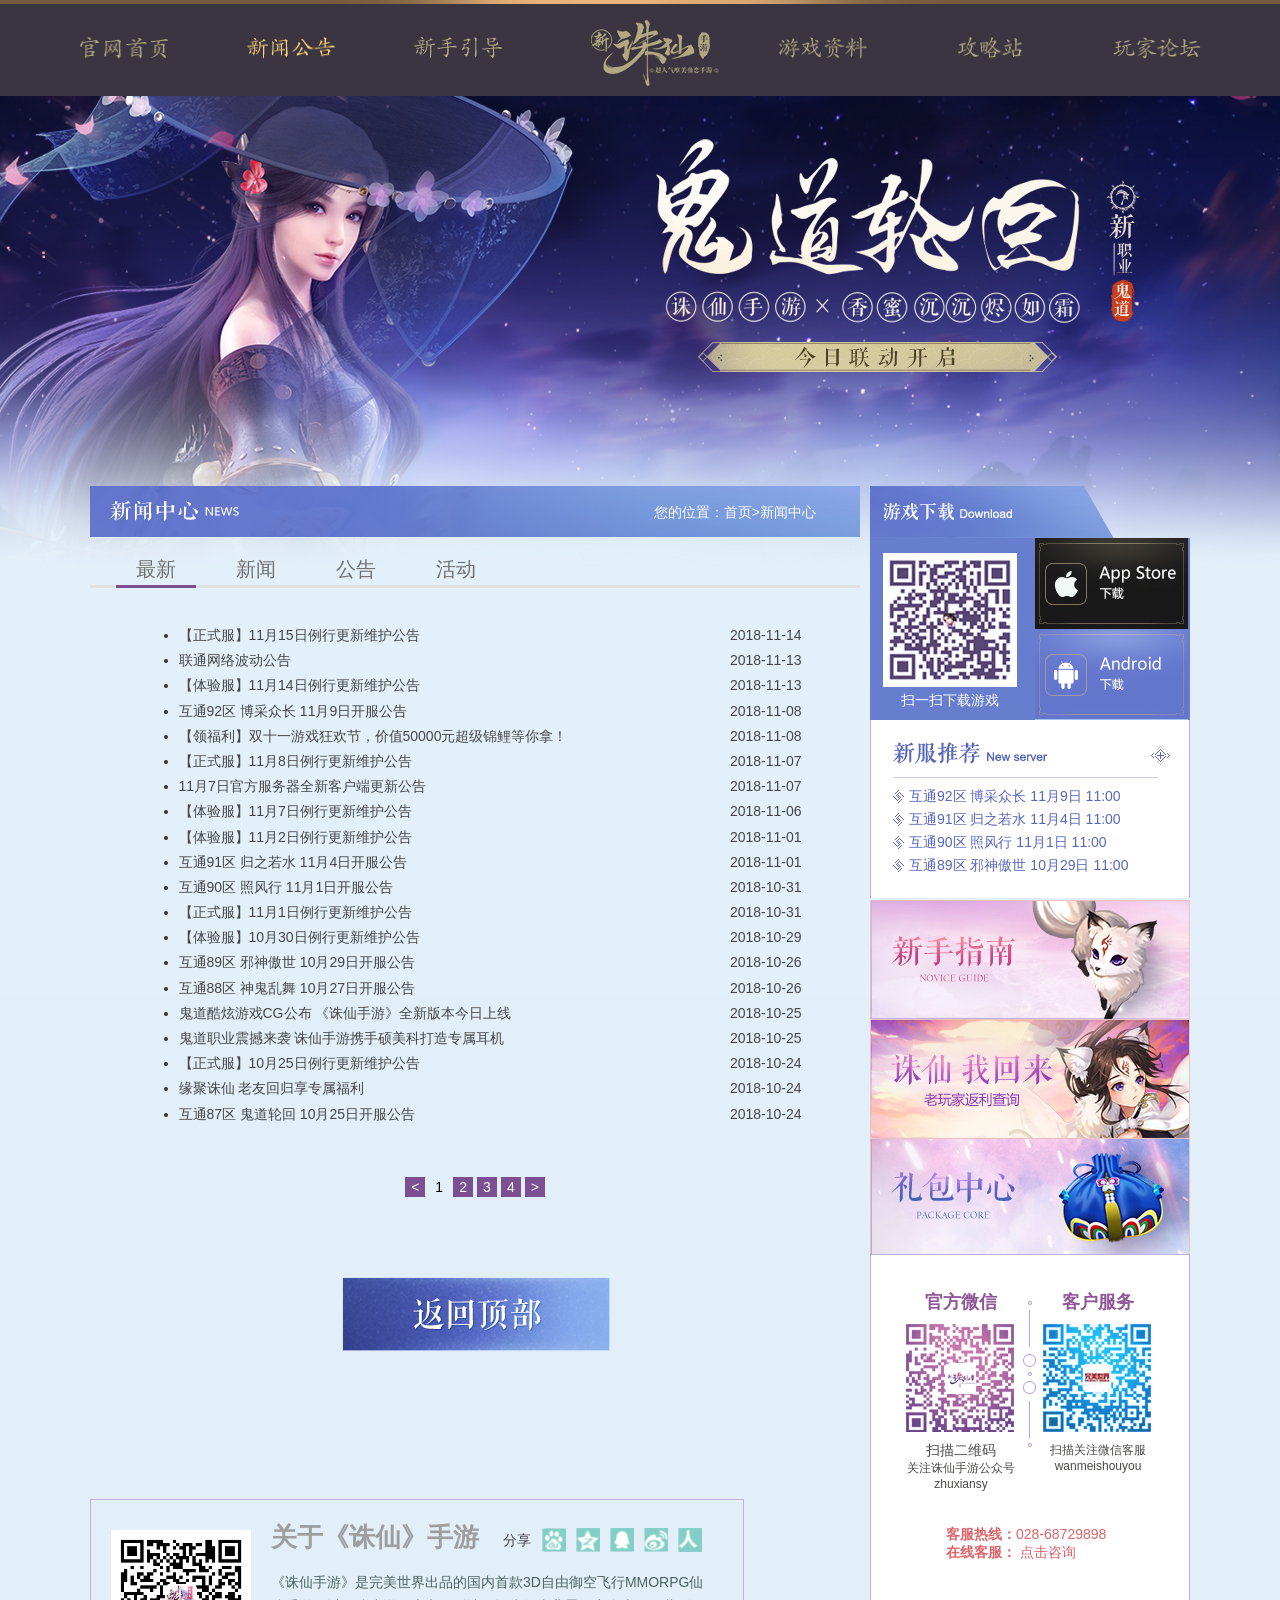
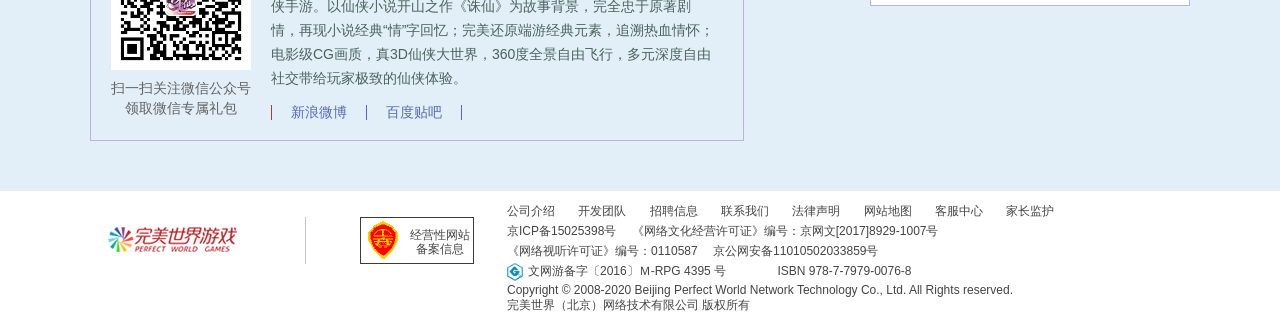
<file: news.html>
<!DOCTYPE html>
<html lang="en">
<head>
    <meta charset="UTF-8">
    <title>综合新闻 -
           新诛仙手游官方网站-鬼道轮回新版上线</title>
    <link rel="shortcut icon" type="image/x-icon" href="img/favicon.ico">
    <link rel="stylesheet" href="css/reset.css">
    <link rel="stylesheet" href="css/news.css">
    <script type="text/javascript" src="js/jquery.js"></script>
</head>
<body>
<header></header>
<article>
    <div class="inner">
        <div class="top"></div>
        <div class="content">
            <div class="left">
                <div class="xin-tit clear">
                    <div class="wz fr">
                        <span>您的位置：<a href="index.html">首页</a>&gt;新闻中心</span>
                    </div>
                </div>
                <div class="new-tab">
                    <div class="tab-nav">
                        <ul class="clear">
                            <li option="0" class="active">
                                最新
                            </li>
                            <li option="1">
                                新闻
                            </li>
                            <li option="2">
                                公告
                            </li>
                            <li option="3">
                                活动
                            </li>
                        </ul>
                    </div>
                </div>
                <div class="new-list">
                    <ul>
                        <!--<li>-->
                        <!--<a href="">互通93区 朝晖夕影 11月16日开服公告-->
                        <!--<span>2018-11-15</span>-->
                        <!--</a>-->
                        <!--</li>-->
                    </ul>
                </div>
                <div class="new-page">
                    <a href="#" class="prev">&lt;</a>
                    <span class="active" page="0">1</span>
                    <span page="1">2</span>
                    <span page="2">3</span>
                    <span page="3">4</span>
                    <a href="#" class="next">&gt;</a>
                </div>
                <div class="to-top">
                    <a href="#"></a>
                </div>
                <div class="news-bottom">
                    <h4>
                        关于《诛仙》手游</h4>
                    <div class="fx">
                        <span>分享</span>
                        <a href="#" class="fx-bd" title="分享到贴吧"></a>
                        <a href="#" class="fx-kj" title="分享到QQ空间"></a>
                        <a href="#" class="fx-tx" title="分享到腾讯微博"></a>
                        <a href="#" class="fx-wb" title="分享到微博"></a>
                        <a href="#" class="fx-rr" title="分享到人人网"></a>
                    </div>
                    <div class="wx-box">
                        <div class="wx-code">
                            <img src="img-n/qrcode.jpg" alt="《诛仙手游》官方网站 - 唯一正版手游">
                        </div>
                        <p>
                            扫一扫关注微信公众号<br>
                            领取微信专属礼包
                        </p>
                    </div>
                    <p class="wz-con">
                        《诛仙手游》是完美世界出品的国内首款3D自由御空飞行MMORPG仙侠手游。以仙侠小说开山之作《诛仙》为故事背景，完全忠于原著剧情，再现小说经典“情”字回忆；完美还原端游经典元素，追溯热血情怀；电影级CG画质，真3D仙侠大世界，360度全景自由飞行，多元深度自由社交带给玩家极致的仙侠体验。
                    </p>
                    <div class="target-list">
                        <a href="#">新浪微博</a>
                        <a href="#">百度贴吧</a>
                    </div>
                </div>
            </div>
            <div class="right">
                <div class="down">
                    <div class="d-tit"></div>
                    <div class="d-down">
                        <div class="code fl">
                            <img src="img-n/erweima03.jpg">
                            <p>
                                扫一扫下载游戏</p>
                        </div>
                        <a href=" " class="appstore"></a>
                        <a href=" " class="android"></a>
                    </div>
                    <div class="d-tuij">
                        <div class="item-tit">
                            <a href="" class="item-more"></a>
                        </div>
                        <div class="item-list">
                            <ul>
                                <li>
                                    <b></b>
                                    <a href=" " target="_blank">互通92区
                                                                博采众长
                                                                11月9日
                                                                11:00</a>
                                </li>
                                <li>
                                    <b></b>
                                    <a href=" " target="_blank">互通91区
                                                                归之若水
                                                                11月4日
                                                                11:00</a>
                                </li>
                                <li>
                                    <b></b>
                                    <a href=" " target="_blank">互通90区
                                                                照风行
                                                                11月1日
                                                                11:00</a>
                                </li>
                                <li>
                                    <b></b>
                                    <a href=" " target="_blank">互通89区
                                                                邪神傲世
                                                                10月29日
                                                                11:00</a>
                                </li>
                            </ul>
                        </div>
                    </div>
                </div>
                <div class="libao">
                    <a href="" class="box1"></a>
                    <a href="" class="box2"></a>
                    <a href="" class="box3"></a>
                </div>
                <div class="erweima">
                    <div class="ew-top clear">
                        <div class="ma gfwx">
                            <h3>
                                官方微信</h3>
                            <div class="qrcode">
                                <img src="img-n/qrcode01.jpg">
                            </div>
                            <p class="p1">
                                扫描二维码</p>
                            <p>
                                关注诛仙手游公众号</p>
                            <p>
                                zhuxiansy</p>
                        </div>
                        <div class="seg-line"></div>
                        <div class="ma khfw">
                            <h3>
                                客户服务</h3>
                            <div class="qrcode">
                                <img src="img-n/qrcode02.jpg">
                            </div>
                            <p>
                                扫描关注微信客服</p>
                            <p>
                                wanmeishouyou</p>
                        </div>
                    </div>
                    <div class="ew-bottom">
                        <p>
                            <span>客服热线：</span>028-68729898
                        </p>
                        <p>
                            <span>在线客服：</span>
                            <a href="#">点击咨询</a>
                        </p>
                    </div>
                </div>
            </div>
        </div>
    </div>
</article>
<footer></footer>
<script src="js/news.js"></script>
</body>
</html>
</file>
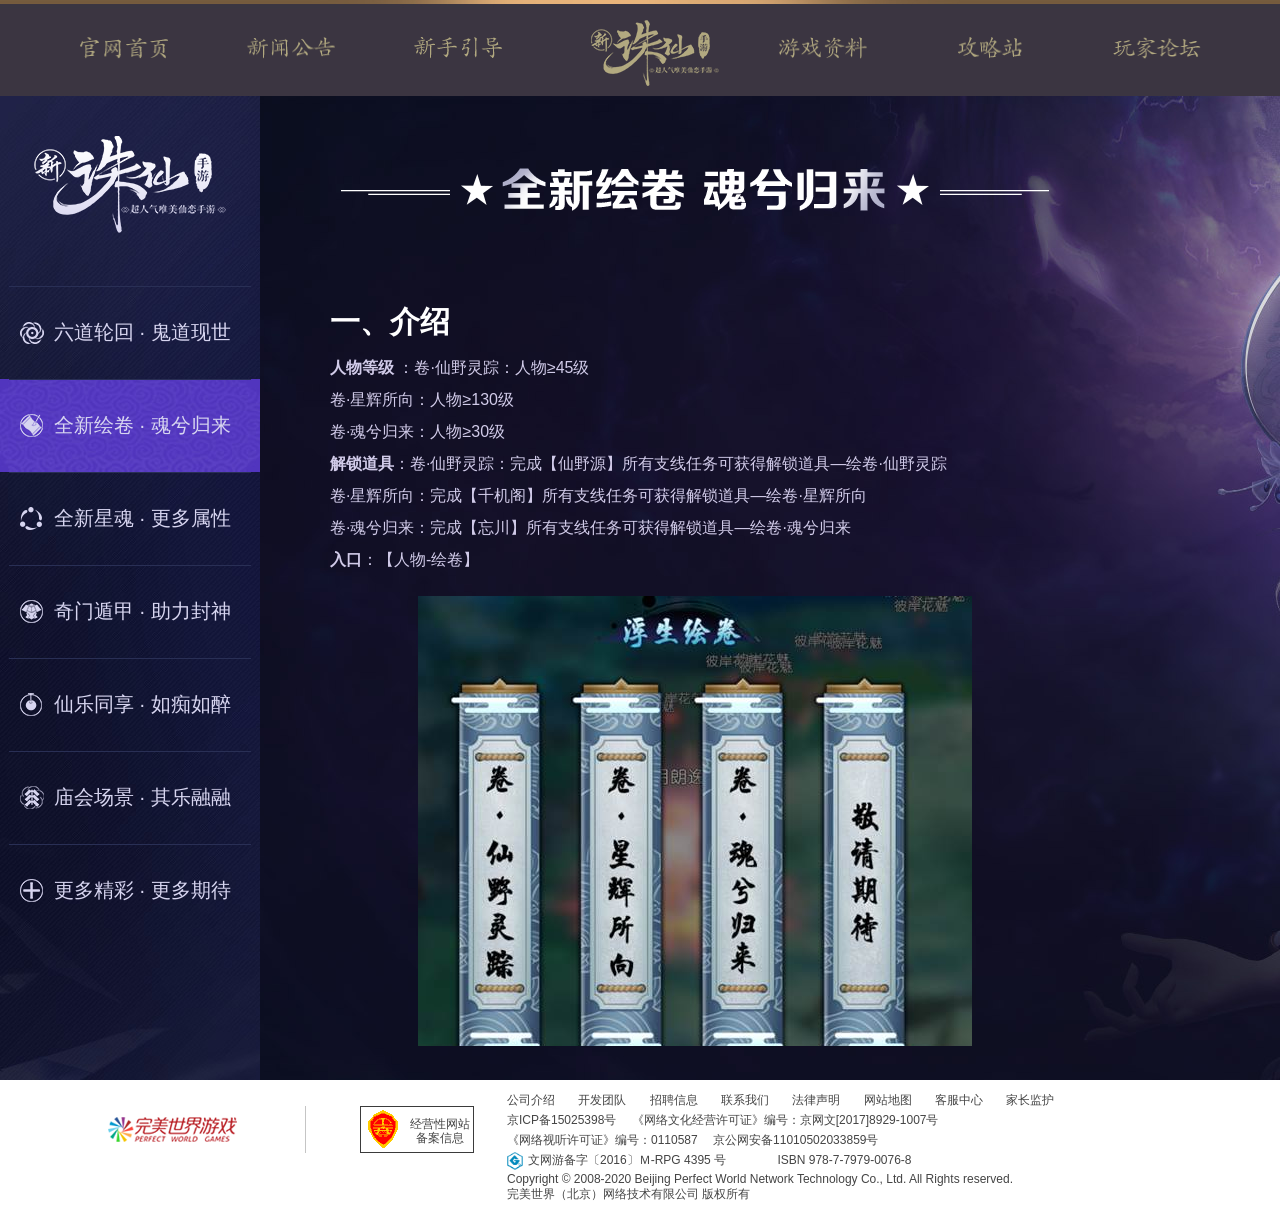
<file: xqy.html>
<!DOCTYPE html>
<html lang="en">
<head>
  <meta charset="UTF-8">
  <title>
    《诛仙手游》全新版本「鬼道轮回」今日上线
  </title>
  <link rel="shortcut icon" type="image/x-icon" href="img/favicon.ico">
  <link rel="stylesheet" href="css/reset.css">
  <link rel="stylesheet" href="css/xqy.css">
  <script src="js/jquery.js"></script>
</head>
<body>
<header></header>
<article>
  <div class="inner">
    <section class="left">
      <a href="" class="logo"></a>
      <ul class="tab">
        <li>
          <a href="yxzl.html" target="_blank">
              <span>
                  <i class="i1">六道轮回
                    ·
                    鬼道现世</i>
              </span>
          </a>
        </li>
        <li class="dj active">
          <a href="">
             <span>
                 <i class="i2">全新绘卷
                   ·
                   魂兮归来</i>
             </span>
          </a>
        </li>
        <li class="dj">
          <a href="">
             <span>
                 <i class="i3">全新星魂
                   ·
                   更多属性</i>
             </span>
          </a>
        </li>
        <li class="dj">
          <a href="">
             <span>
                 <i class="i4">奇门遁甲
                   ·
                   助力封神</i>
             </span>
          </a>
        </li>
        <li class="dj">
          <a href="">
             <span>
                 <i class="i5">仙乐同享
                   ·
                   如痴如醉</i>
             </span>
          </a>
        </li>
        <li class="dj">
          <a href="">
            <span>
                <i class="i6">庙会场景
                  ·
                  其乐融融</i>
            </span>
          </a>
        </li>
        <li class="dj">
          <a href="">
             <span>
                 <i class="i7">更多精彩
                   ·
                   更多期待</i>
             </span>
          </a>
        </li>
      </ul>
    </section>
    <section class="right">
      <ul>
        <li class="active">
          <div class="title">
            <img src="img-x/t2.png" alt="">
          </div>
          <div class="cont">
            <div class="nr">
              <h2>
                一、介绍</h2>
              <p>
                <strong>人物等级 </strong>：卷·仙野灵踪：人物≥45级
                <br>
                卷·星辉所向：人物≥130级
                <br>
                卷·魂兮归来：人物≥30级
                <br>
                <strong>解锁道具</strong>：卷·仙野灵踪：完成【仙野源】所有支线任务可获得解锁道具—绘卷·仙野灵踪
                <br>
                卷·星辉所向：完成【千机阁】所有支线任务可获得解锁道具—绘卷·星辉所向
                <br>
                卷·魂兮归来：完成【忘川】所有支线任务可获得解锁道具—绘卷·魂兮归来
                <br>
                <strong>入口</strong>：【人物-绘卷】
                <br>
              </p>
              <div>
                <img src="img-x/2_clip_image002.jpg" alt="">
              </div>
              <p></p>
              <h2>
                二、绘卷·羁绊</h2>
              <p>
                <strong>1.</strong>羁绊中包含了该绘卷中记录的所有角色。点击界面的左侧按钮，可查看所有角色的羁绊故事。
                <br>
                <strong>2.</strong><strong>羁绊度</strong>：羁绊度是和每个羁绊角色的亲密程度。
                <br>
                <strong>获得途径</strong>：接取该角色的羁绊任务增加羁绊度。
                <br>
                <strong>奖励</strong>：当羁绊度达到某几个阶段，即可获得对应的奖励。<br>
                <strong>3.羁绊任务 </strong>
                仙野灵踪：前往【仙野缘】对应的NPC截取羁绊任务
                <br>
                星辉所向：在河阳城货郎处购买杜康酒，与河阳城说书人柒玖（37，73）对话，可随机获得一个羁绊人物信物，接取对应羁绊人物的任务即可。
                <br>
                魂兮归来：在河阳城货郎处购买杜康酒，与河阳城说书人柒玖（37，73）对话，可随机获得一个羁绊人物信物，接取对应羁绊人物的任务即可。
              </p>
              <p></p>
              <div>
                <img src="img-x/2_clip_image004.jpg" alt="">
              </div>
              <p></p>
              <p>
                奖励
                <br>
                魂兮归来：法宝[如律令]、[元气]*100、[日月精华]*20、专属称号&lt;忘川来去无归期，不思量，自难忘&gt;
              </p>
            </div>
            <div class="ts">
              以上内容及图片仅作展示，具体请以游戏内为准
            </div>
          </div>
        </li>
        <li>
          <div class="title">
            <img src="img-x/t3.png" alt="">
          </div>
          <div class="cont">
            <div class="nr">
              <h2>
                玄青图</h2>
              <p>
                1.开启等级：人物等级≥138，并在墨蓝图的9个孔位的星魂均达到10级后开启解锁第一组孔位。
                <br>
                2.孔位开启条件：每一组孔位成组解锁，每组包含2个孔位，当每组的2个孔位等级之和达到20级后，即可解锁下一组星魂位。
                <br>
                3.星魂方位：玄青图分元昼和玄宿两种种方位。星魂位上仅可装备同方位的星魂，但可选择星魂类型。
                <br>
                4.星魂类型：玄青图分为玄武、朱雀、青龙。三大类星魂附带属性的克制关系如下：玄武克制青龙，青龙克制朱雀，朱雀克制玄武。每种大类分为劫魂、岁魂、灾魂三小类。
              </p>
              <div>
                <img src="img-x/3_clip_image002.jpg" alt="" width="554" height="326">
              </div>
              <div>
                <img src="img-x/3_clip_image003.png" alt="" width="525" height="406">
              </div>
              <div>
                <img src="img-x/3_clip_image004.png" alt="" width="483" height="377">
              </div>
              <p>
                5.玄青图星魂升级、拆解与墨蓝图、绛紫图规则一致。每种星魂达到16级时，将解锁一个附加属性。拆解星魂会获得同方位的星尘，且数量不会有折损。
                <br>
                6.星尘转化：消耗“星尘转化符”可将玄武、朱雀、青龙三类星尘相互转化，每张星尘转化符最多可转化10000星尘。仙友可前往【商城-星魂】分页购买“星尘转化符”。
                <br>
                注意：使用星尘转化符，可无损转化星尘。
              </p>
              <div>
                <img src="img-x/3_clip_image005.png" alt="">
              </div>
              <div>
                <img src="img-x/3_clip_image007.jpg" alt="">
              </div>
              <p>
                7.玄青尘星魂获得途径：通过【帮派聚义商店】兑换或通过【荣誉值】（参与七脉会武活动获得）兑换；
                【商城-星魂】分页购买。
                <br>
                8.
                玄青图区域激活属性：
                <br>
                绿色区域：
                <br>
                玄武
                天雷防御+1758<br>
                朱雀
                玄冰防御+1758<br>
                青龙
                冥火防御+1758
              </p>
              <p>
                黄色区域：
                <br>
                玄武
                天雷防御+3515<br>
                朱雀
                玄冰防御+3515<br>
                青龙
                冥火防御+3515
              </p>
              <p>
                紫色区域：
                <br>
                玄武
                玄冰攻击+5273<br>
                朱雀
                冥火攻击+5273<br>
                青龙
                天雷攻击+5273
              </p>
            </div>
            <div class="ts">
              以上内容及图片仅作展示，具体请以游戏内为准
            </div>
          </div>
        </li>
        <li>
          <div class="title">
            <img src="img-x/t4.png" alt="">
          </div>
          <div class="cont">
            <div class="nr">
              <p>
                1.开启条件：
                <br>
                封神：130级，且满经验。
                <br>
                法神：180级（对灵契等级没有要求）
                <br>
                共分为开、休、生、伤、杜、景、惊、死八门，激活脉门可获得属性加成。
              </p>
              <p>
                2.激活
                <br>
                分为7个脉门，消耗一定经验可激活当前脉门，激活后获得持续一段时间的属性加成，所有脉门需要在上一脉门升级至满级并且处于激活状态时才激活。
              </p>
              <div>
                <img src="img-x/4_clip_image002.jpg" alt="" width="554" height="319">
              </div>
              <p>
                2.升级
                <br>
                激活状态的脉门可以进行升级操作，升级后脉门对应的属性有所提升，每个脉门的等级永久保留不会随着脉门失效而回退。
              </p>
              <div>
                <img src="img-x/4_clip_image004.jpg" alt="" width="554" height="324">
              </div>
              <p>
                3.重置
                <br>
                消耗经验可以重置脉门的属性类型，旦每个类型对应的属性值只跟当前脉门等级有关，不会发生改变。
                <br>
                重置操作会将当前们的生效时间增加一段时间，但不可超过最长持续时间。
                <br>
                激活和重置操作均会将所有前序门的持续时间恢复到刚激活时的持续时间。
              </p>
              <div>
                <img src="img-x/4_clip_image006.jpg" alt="" width="554" height="325">
              </div>
              <p>
                惊门和死门属性类型和属性值为固定值，不可进行重置和升级操作。
                <br>
                惊门和死门无法连续激活，每次激活后需要等待一段时间才可再次激活。，
              </p>
            </div>
            <div class="ts">
              以上内容及图片仅作展示，具体请以游戏内为准
            </div>
          </div>
        </li>
        <li>
          <div class="title">
            <img src="img-x/t5.png" alt="">
          </div>
          <div class="cont">
            <div class="nr">
              <p>
                <strong>1、乐器演奏 </strong><br>
                在仙府中摆放琴、鼓等乐器，可进行演奏。
                <br>
              </p>
              <div>
                <img src="img-x/5_clip_image002.jpg" alt="">
              </div>
              <div>
                <img src="img-x/5_clip_image004.jpg" alt="">
              </div>
              <p></p>
              <p>
                点击“录制”按钮，可录制演奏的曲目，录制的曲目可在【娱乐-仙乐-我的曲目】查看并管理。 </p>
              <p>
                <strong>2、仙乐同享—聆听他人曲谱 </strong><br>
                打开【娱乐-仙乐】，可查看并聆听其它仙友演奏的曲目。
              </p>
              <p></p>
              <div>
                <img src="img-x/5_clip_image005.png" alt="">
              </div>
              <p></p>
              <p>
                <strong>播放</strong>：点击操作下方的播放符号,可聆听本服或全服仙友弹奏的曲子。
              </p>
              <p></p>
              <div>
                <img src="img-x/5_clip_image006.png" alt="">
              </div>
              <p></p>
              <p>
                <strong>设置为背景音乐：</strong>点击操作下方的音乐符号，可将当前仙友弹奏的曲目设置为自己的仙府背景音乐。
              </p>
              <p></p>
              <div>
                <img src="img-x/5_clip_image007.png" alt="">
              </div>
              <p></p>
              <p>
                注意：需要回到自己仙府内操作。 </p>
              <p>
                <strong>点赞</strong>：播放该仙友的曲目后，点击界面下方大拇指按钮，可进行点赞。仙友每天仅能对10首歌进行点赞。
                <br>
                <strong>评论</strong>：仙友可点击“评论”按钮，进行留言支持，评论将以弹幕的形式在播放屏幕滚动。
                <br>
                <strong>分享</strong>：点击“分享”按钮，可将该曲目分享至仙友圈、世界频道、帮派频道、家族频道当中。
              </p>
              <p></p>
              <div>
                <img src="img-x/5_clip_image009.jpg" alt="">
              </div>
              <p></p>
              <p>
                <strong>3.仙乐同享--我的曲谱管理 </strong><br>
                【娱乐-仙乐-我的曲谱】，可查看仙友自己录制的琴谱与鼓谱。
                <br>
              </p>
              <div>
                <img src="img-x/5_clip_image011.jpg" alt="">
              </div>
              <p></p>
              <p>
                <strong>公共上传：</strong>点击曲谱状态下的设置按钮，选择“公共上传”，可将该曲谱上传至公共曲谱中，供其他仙友聆听。
                <br>
                <strong>设置为仙府背景音乐：</strong>可将该曲谱设置为仙府背景音乐。
                <br>
                <strong>删除</strong>：可删除该曲谱。
              </p>
              <div>
                <img src="img-x/5_clip_image013.jpg" alt="">
              </div>
              <br>
              <p>
                同时，在【仙府-仙府管理】中，可重置/修改仙府背景音乐。 </p>
              <p></p>
              <div>
                <img src="img-x/5_clip_image015.jpg" alt="">
              </div>
            </div>
            <div class="ts">
              以上内容及图片仅作展示，具体请以游戏内为准
            </div>
          </div>
        </li>
        <li>
          <div class="title">
            <img src="img-x/t6.png" alt="">
          </div>
          <div class="cont">
            <div class="nr">
              <p>
                <strong>庙会场景 </strong><br>
              </p>
              <div>
                <img src="img-x/6_clip_image002.jpg" alt="" width="554" height="341">
              </div>
              <p></p>
              <p>
                <strong>功能</strong>
              </p>
              <p>
                1.庙会活动：庙会场景中，与节日活动大使交谈，可参加节日活动。
                <br>
                小心雪球：圣诞节活动大使&lt;圣诞熊&gt;处参加
                <br>
                妙趣迷藏：捉迷藏活动大使&lt;捣蛋狐&gt;处参加
                <br>
                天狗大作战：中秋节活动大使&lt;中秋兔&gt;处参加
                <br>
              </p>
              <div>
                <img src="img-x/6_clip_image004.jpg" alt="" width="554" height="410">
              </div>
              <p></p>
              <p>
                <strong>2、家具交互</strong>
                <br>
                仙友可与庙会场景中的秋千、椅子、凳子进行交互。
                <br>
              </p>
              <div>
                <img src="img-x/6_clip_image006.jpg" alt="" width="554" height="391">
              </div>
              <p></p>
              <p></p>
              <div>
                <img src="img-x/6_clip_image008.jpg" alt="" width="554" height="414">
              </div>
            </div>
            <div class="ts">
              以上内容及图片仅作展示，具体请以游戏内为准
            </div>
          </div>
        </li>
        <li>
          <div class="title">
            <img src="img-x/t7.png" alt="">
          </div>
          <div class="cont">
            <div class="nr">
              <h2>
                仙府收藏 </h2>
              <p>
                功能简介：收藏其他仙友的仙府，可随时查看仙府信息，前往拜访。 </p>
              <p>
                收藏方法：在其他仙友仙府信息下方，点击“收藏”按钮，可收藏该仙友的仙府。 </p>
              <div>
                <img src="img-x/7_clip_image002.jpg" alt="">
              </div>
              <p>
                收藏列表查看：【小地图-仙府群落】，点击“仙府收藏”，可查看收藏列表。 </p>
              <div>
                <img src="img-x/7_clip_image004.jpg" alt="">
              </div>
              <div>
                <img src="img-x/7_clip_image005.png" alt="">
              </div>
              <p>
                查看信息：可查看该仙府的基本信息和种植状态，前往拜访。
                <br>
                收藏置顶：可将该仙友的仙府置顶到收藏列表当中，方便查看。
                <br>
                取消收藏：可取消仙府收藏。
              </p>
              <h2>
                装备时装 </h2>
              <p>
                仙友可通过穿戴装备激活装备时装，装备可作为时装进行穿戴。
                <br>
                点击【时装-时装-装备】，可查看具体的可穿戴装备时装列表。
                <br>
              </p>
              <div>
                <img src="img-x/8_clip_image002.jpg" alt="">
              </div>
              <p></p>
              <p>
                <strong>1.</strong><strong>穿戴条件 </strong><br>
                仅可激活同品质装备
                <br>
                可穿戴的装备时装等级≤当前穿戴等级的装备时装。
                <br>
                （例子:
                若仙友穿戴150级真仙装备时，即可激活≤150真仙装备时装外观，不可穿戴散仙或上品装备时装）
              </p>
              <p>
                <strong>2.</strong><strong>装备武器 </strong><br>
                穿戴任意品质的武器均可激活当前等级的武器外观。
                <br>
                可穿戴的武器外观等级≤当前穿戴等级的武器外观。
                <br>
              </p>
              <div>
                <img src="img-x/8_clip_image004.jpg" alt="">
              </div>
              <p></p>
              <h2>
                忘川</h2>
              <p>
                一个只有永恒黑夜的地方
                <br>
                以一条忘川为界限，两边开满了彼岸花。花的周围有光斑状的蝴蝶和萤火虫。
                <br>
                目之所及，是一座巨大的奈何桥，架在忘川河上。河面上有萦绕的雾气，和浮在河面上的无数河灯。在阳世被放出的纪念亡故之人的河灯，最终都会飘到忘川河水中
                <br>
                桥的这头有一位提灯老者，桥的那头有一位煮茶女子。在这头的老者手里领过一盏灯，过了桥，再从那头的女子手里接过一碗茶汤饮下，就算和这个红尘世界道了别，再往前走，便是要开始步入一段新的轮回了。
                <br>
                忘川的天空中，是水天一色的轮回之境，亡者在茶摊喝下孟婆汤后，会在此处等待下一个轮回。。
              </p>
              <div>
                <img src="img-x/9_clip_image002.jpg" alt=""><br>
              </div>
              <div>
                <img src="img-x/9_clip_image004.jpg" alt="">
              </div>
            </div>
            <div class="ts">
              以上内容及图片仅作展示，具体请以游戏内为准
            </div>
          </div>
        </li>
      </ul>
    </section>
  </div>
</article>
<footer></footer>
<script src="js/xqy.js"></script>
</body>
</html>
</file>
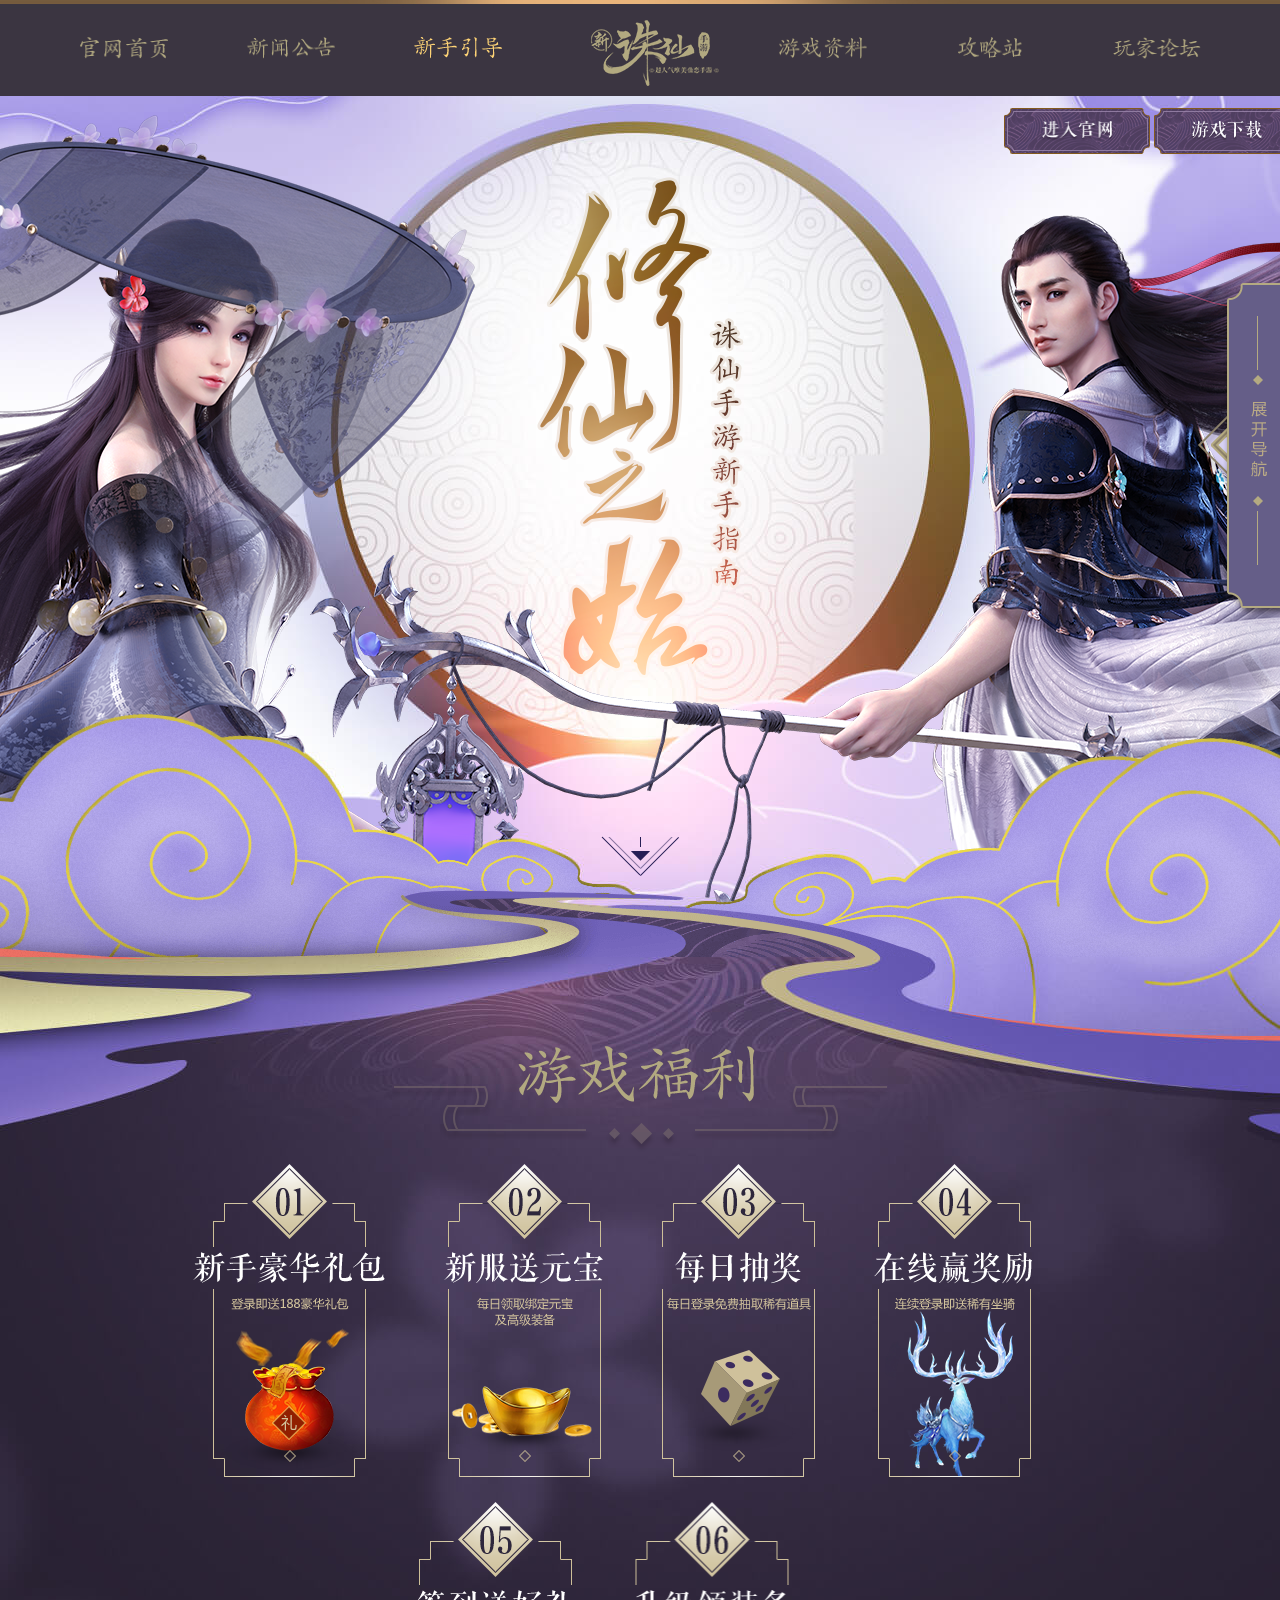
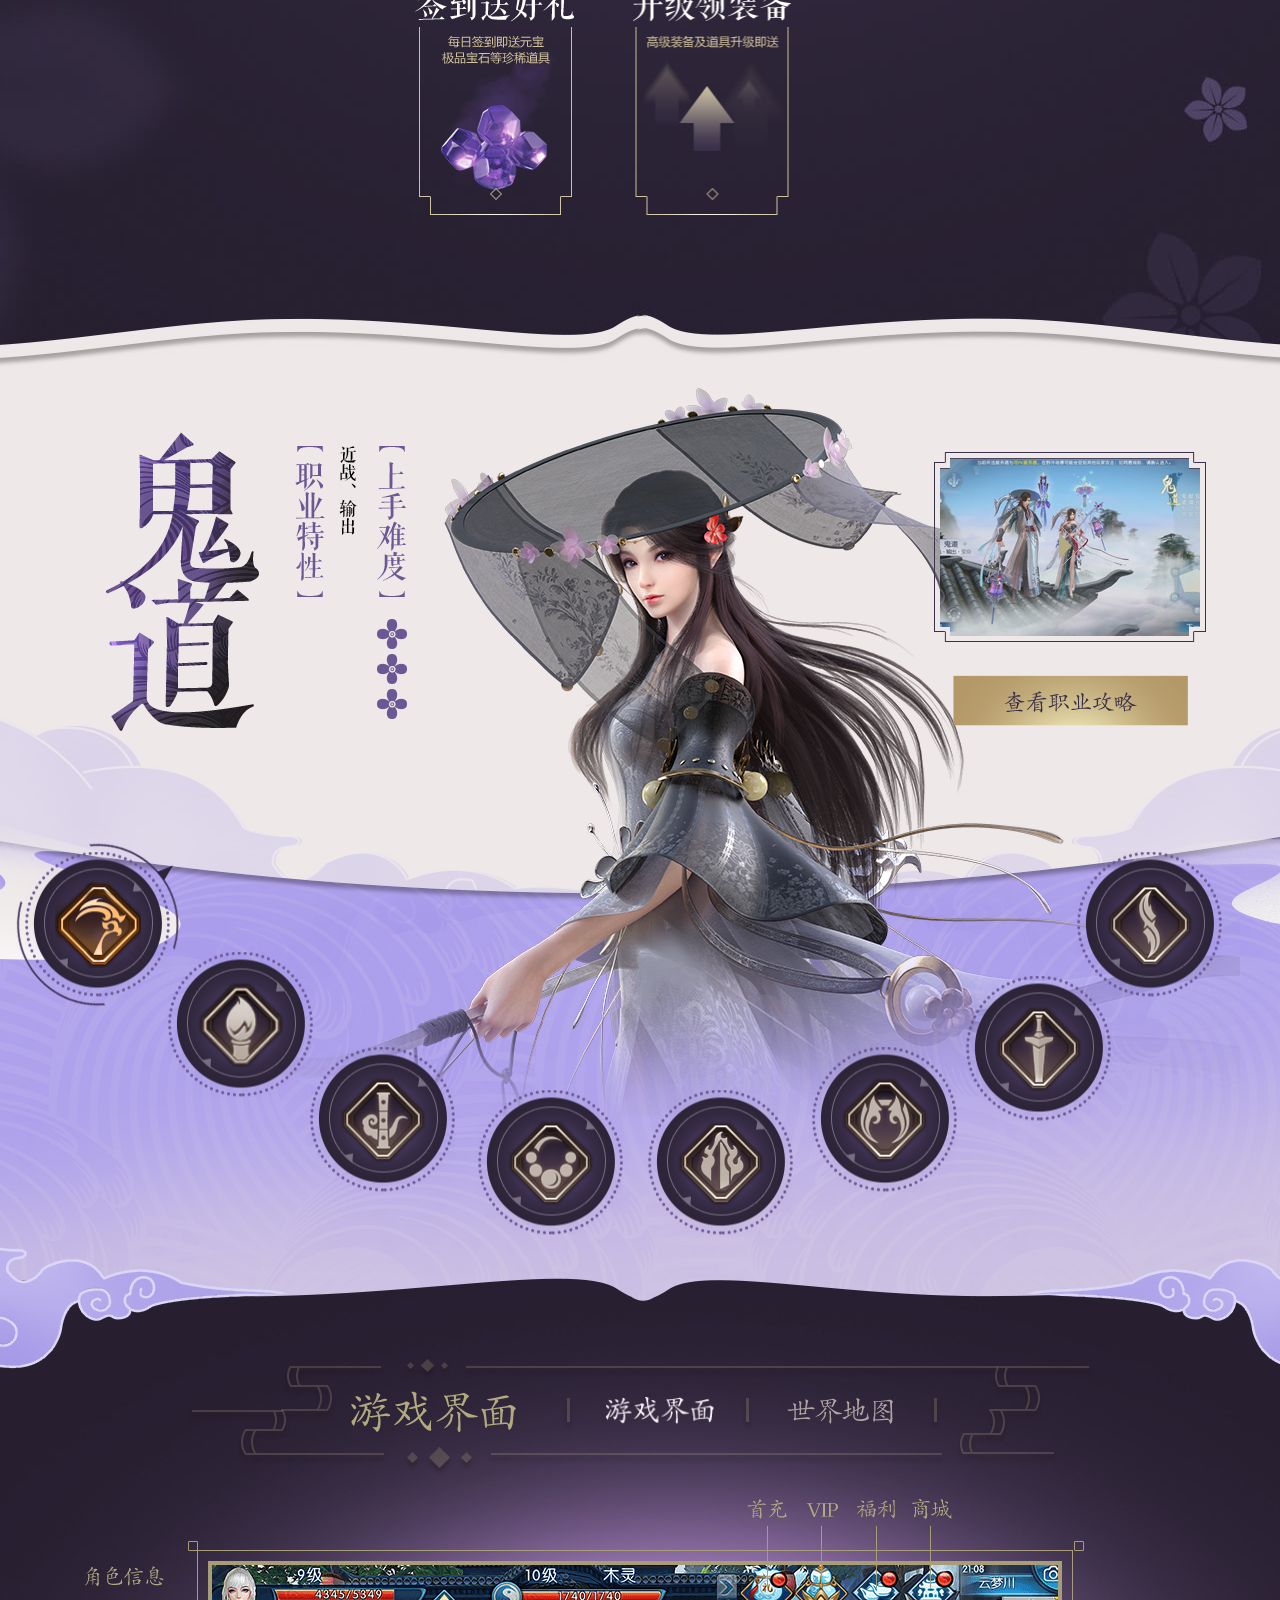
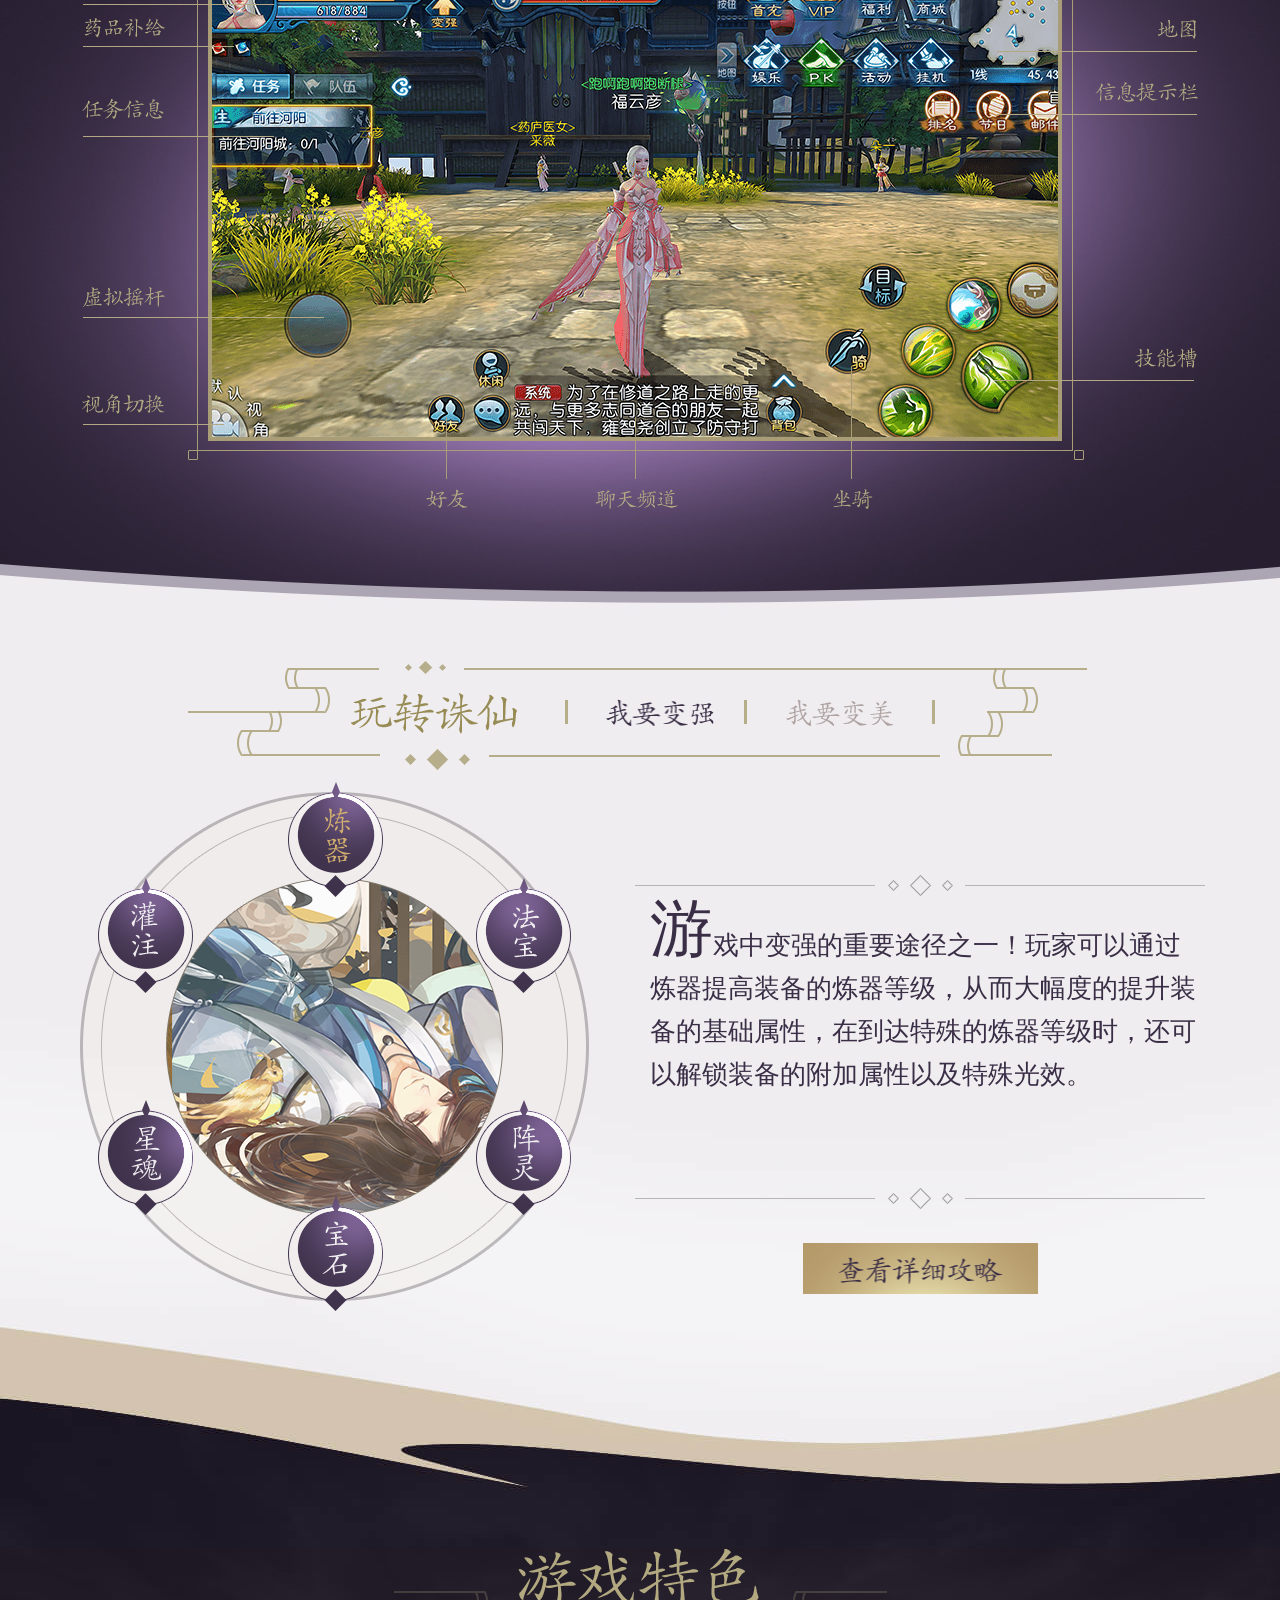
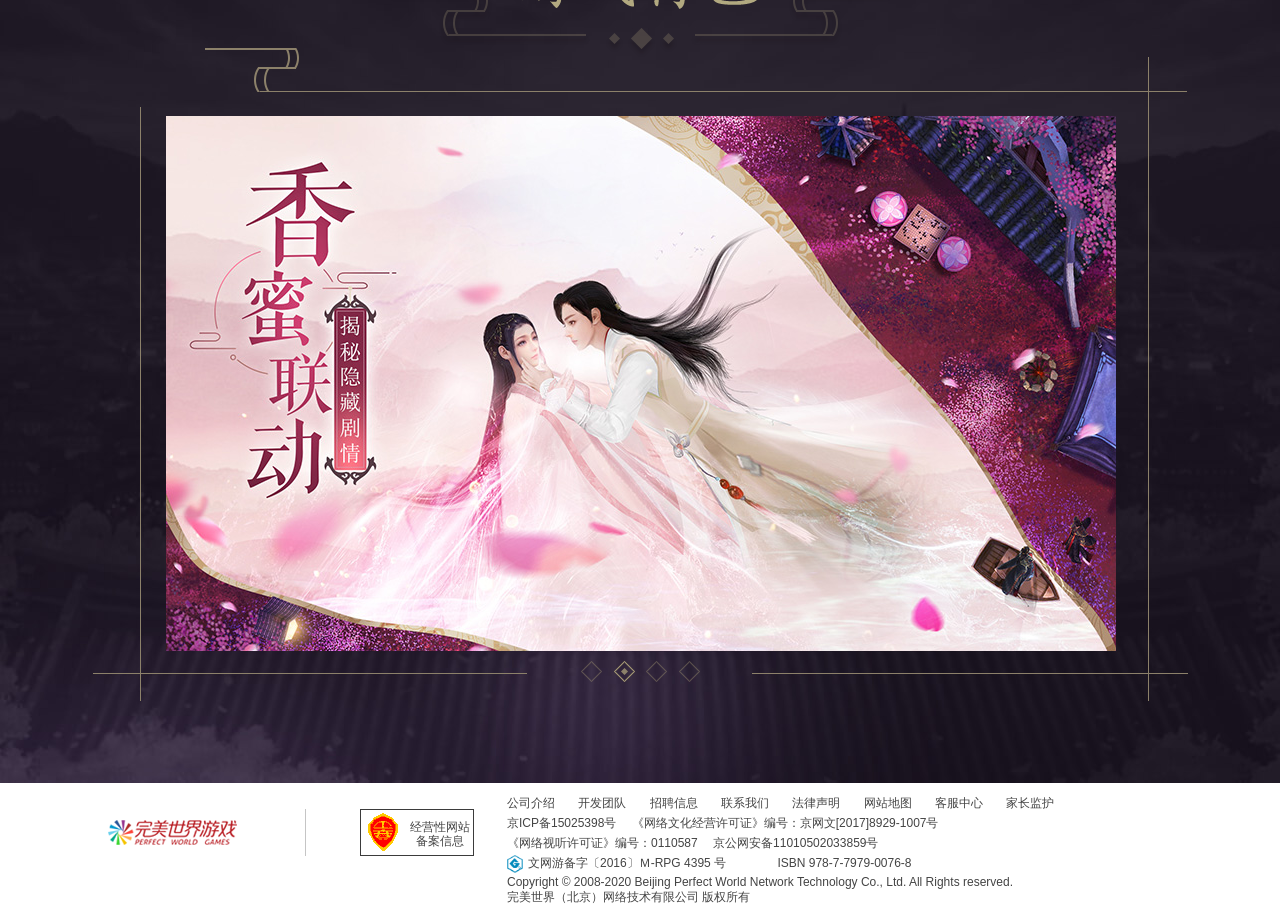
<file: xsyd.html>
<!DOCTYPE html>
<html lang="en">
<head>
    <meta charset="UTF-8">
    <title> 修仙之始_
            诛仙手游新手指南_《诛仙手游》官方网站</title>
    <link rel="shortcut icon" type="image/x-icon" href="img/favicon.ico">
    <link rel="stylesheet" href="css/reset.css">
    <link rel="stylesheet" href="css/xsyd.css">
    <link rel="stylesheet" href="css/animate.css">
    <script type="text/javascript" src="js/jquery.min.js"></script>
</head>
<body>
<div class="container">
    <header></header>
    <article>
        <section class="banner">
            <div class="inner">
                <a href="index.html " target="_blank" class="zhuye btn">
                    <img src="imgy/enter-font1.png" alt="">
                </a>
                <a href="javascript:;" target="_blank" class="down btn">
                    <img src="imgy/down-font1.png" alt="">
                </a>
                <img src="imgy/left-girl.png" alt="" class="girl">
                <img src="imgy/right-boy.png" alt="" class="boy">
                <img src="imgy/slogan.png" alt="" class="slogo">
                <img src="imgy/arrow.png " alt="" class="to">
                <img src="imgy/code2d.jpg" alt="" class="code2d">
            </div>
            <div class="clond"></div>
        </section>
        <section class="yxfl">
            <div class="inner">
                <img src="imgy/fuli.png" alt="" class="fuli">
                <div class="tab1">
                    <a href="" class="price1"></a>
                    <a href="" class="price2"></a>
                    <a href="" class="price3"></a>
                    <a href="" class="price4"></a>
                </div>
                <div class="tab2">
                    <a href="" class="price5"></a>
                    <a href="" class="price6"></a>
                </div>
            </div>
        </section>
        <section class="rwjs">
            <div class="inner">
                <ul class="r-list clear">
                    <li class="gd active">
                        <div class="main1">
                            <div class="img1 fl">
                                <img src="imgy/gd-name.png" alt="">
                            </div>
                            <div class="img2 fl">
                                <img src="imgy/zytx.png" alt="">
                            </div>
                            <div class="img3 fl">
                                <img src="imgy/gd-zy.png" alt="">
                            </div>
                            <div class="img4 fl">
                                <img src="imgy/nandu.png" class="nandu">
                                <img src="imgy/nandu.png" class="hua">
                                <img src="imgy/nandu.png" class="hua">
                            </div>
                        </div>
                        <div class="main2"></div>
                        <div class="main3">
                            <div class="video">
                                <div class="video-in">
                                    <img src="imgy/gd-v-bg.png" alt="" class="v-bg">
                                    <img src="imgy/play-icon.png" alt="" class="v-play">
                                </div>
                            </div>
                            <div class="gl-btn">
                                <a href=" "></a>
                            </div>
                        </div>
                    </li>
                    <li class="lq">
                        <div class="main1">
                            <div class="img1 fl">
                                <img src="imgy/lq-name.png" alt="">
                            </div>
                            <div class="img2 fl">
                                <img src="imgy/zytx.png" alt="">
                            </div>
                            <div class="img3 fl">
                                <img src="imgy/lq-zy.png" alt="">
                            </div>
                            <div class="img4 fl">
                                <img src="imgy/nandu.png" class="nandu">
                                <img src="imgy/nandu.png" class="hua">
                                <img src="imgy/nandu.png" class="hua">
                            </div>
                        </div>
                        <div class="main2"></div>
                        <div class="main3">
                            <div class="video">
                                <div class="video-in">
                                    <img src="imgy/lq-v-bg.png" alt="" class="v-bg">
                                    <img src="imgy/play-icon.png" alt="" class="v-play">
                                </div>
                            </div>
                            <div class="gl-btn">
                                <a href=" "></a>
                            </div>
                        </div>
                    </li>
                    <li class="ym">
                        <div class="main1">
                            <div class="img1 fl">
                                <img src="imgy/ym-name.png" alt="">
                            </div>
                            <div class="img2 fl">
                                <img src="imgy/zytx.png" alt="">
                            </div>
                            <div class="img3 fl">
                                <img src="imgy/ym-zy.png" alt="">
                            </div>
                            <div class="img4 fl">
                                <img src="imgy/nandu.png" class="nandu">
                                <img src="imgy/nandu.png" class="hua">
                                <img src="imgy/nandu.png" class="hua">
                            </div>
                        </div>
                        <div class="main2"></div>
                        <div class="main3">
                            <div class="video">
                                <div class="video-in">
                                    <img src="imgy/ym-v-bg.png" alt="" class="v-bg">
                                    <img src="imgy/play-icon.png" alt="" class="v-play">
                                </div>
                            </div>
                            <div class="gl-btn">
                                <a href=" "></a>
                            </div>
                        </div>
                    </li>
                    <li class="ty">
                        <div class="main1">
                            <div class="img1 fl">
                                <img src="imgy/ty-name.png" alt="">
                            </div>
                            <div class="img2 fl">
                                <img src="imgy/zytx.png" alt="">
                            </div>
                            <div class="img3 fl">
                                <img src="imgy/ty-zy.png" alt="">
                            </div>
                            <div class="img4 fl">
                                <img src="imgy/nandu.png" class="nandu">
                                <img src="imgy/nandu.png" class="hua">
                                <img src="imgy/nandu.png" class="hua">
                                <img src="imgy/nandu.png" class="hua">
                            </div>
                        </div>
                        <div class="main2"></div>
                        <div class="main3">
                            <div class="video">
                                <div class="video-in">
                                    <img src="imgy/ty-v-bg.png" alt="" class="v-bg">
                                    <img src="imgy/play-icon.png" alt="" class="v-play">
                                </div>
                            </div>
                            <div class="gl-btn">
                                <a href=" "></a>
                            </div>
                        </div>
                    </li>
                    <li class="fx">
                        <div class="main1">
                            <div class="img1 fl">
                                <img src="imgy/fx-name.png" alt="">
                            </div>
                            <div class="img2 fl">
                                <img src="imgy/zytx.png" alt="">
                            </div>
                            <div class="img3 fl">
                                <img src="imgy/fz-zy.png" alt="">
                            </div>
                            <div class="img4 fl">
                                <img src="imgy/nandu.png" class="nandu">
                                <img src="imgy/nandu.png" class="hua">
                                <img src="imgy/nandu.png" class="hua">
                            </div>
                        </div>
                        <div class="main2"></div>
                        <div class="main3">
                            <div class="video">
                                <div class="video-in">
                                    <img src="imgy/fx-v-bg.png" alt="" class="v-bg">
                                    <img src="imgy/play-icon.png" alt="" class="v-play">
                                </div>
                            </div>
                            <div class="gl-btn">
                                <a href=" "></a>
                            </div>
                        </div>
                    </li>
                    <li class="hh">
                        <div class="main1">
                            <div class="img1 fl">
                                <img src="imgy/hh-name.png" alt="">
                            </div>
                            <div class="img2 fl">
                                <img src="imgy/zytx.png" alt="">
                            </div>
                            <div class="img3 fl">
                                <img src="imgy/hh-zy.png" alt="">
                            </div>
                            <div class="img4 fl">
                                <img src="imgy/nandu.png" class="nandu">
                                <img src="imgy/nandu.png" class="hua">
                                <img src="imgy/nandu.png" class="hua">
                                <img src="imgy/nandu.png" class="hua">
                            </div>
                        </div>
                        <div class="main2"></div>
                        <div class="main3">
                            <div class="video">
                                <div class="video-in">
                                    <img src="imgy/hh-v-bg.png" alt="" class="v-bg">
                                    <img src="imgy/play-icon.png" alt="" class="v-play">
                                </div>
                            </div>
                            <div class="gl-btn">
                                <a href=" "></a>
                            </div>
                        </div>
                    </li>
                    <li class="qy">
                        <div class="main1">
                            <div class="img1 fl">
                                <img src="imgy/qy-name.png" alt="">
                            </div>
                            <div class="img2 fl">
                                <img src="imgy/zytx.png" alt="">
                            </div>
                            <div class="img3 fl">
                                <img src="imgy/qy-zy.png" alt="">
                            </div>
                            <div class="img4 fl">
                                <img src="imgy/nandu.png" class="nandu">
                                <img src="imgy/nandu.png" class="hua">
                                <img src="imgy/nandu.png" class="hua">
                                <img src="imgy/nandu.png" class="hua">
                            </div>
                        </div>
                        <div class="main2"></div>
                        <div class="main3">
                            <div class="video">
                                <div class="video-in">
                                    <img src="imgy/qy-v-bg.png" alt="" class="v-bg">
                                    <img src="imgy/play-icon.png" alt="" class="v-play">
                                </div>
                            </div>
                            <div class="gl-btn">
                                <a href=" "></a>
                            </div>
                        </div>
                    </li>
                    <li class="gw">
                        <div class="main1">
                            <div class="img1 fl">
                                <img src="imgy/gw-name.png" alt="">
                            </div>
                            <div class="img2 fl">
                                <img src="imgy/zytx.png" alt="">
                            </div>
                            <div class="img3 fl">
                                <img src="imgy/gw-zy.png" alt="">
                            </div>
                            <div class="img4 fl">
                                <img src="imgy/nandu.png" class="nandu">
                                <img src="imgy/nandu.png" class="hua">
                                <img src="imgy/nandu.png" class="hua">
                                <img src="imgy/nandu.png" class="hua">
                            </div>
                        </div>
                        <div class="main2"></div>
                        <div class="main3">
                            <div class="video">
                                <div class="video-in">
                                    <img src="imgy/gw-v-bg.png" alt="" class="v-bg">
                                    <img src="imgy/play-icon.png" alt="" class="v-play">
                                </div>
                            </div>
                            <div class="gl-btn">
                                <a href=" "></a>
                            </div>
                        </div>
                    </li>
                </ul>
                <ul class="r-tab clear">
                    <li class="tab1 active">
                        <div class="con">
                            <img src="imgy/tab8-1.png" class="img1">
                            <img src="imgy/tab8-2.png" class="img2">
                        </div>
                        <div class="bg"></div>
                    </li>
                    <li class="tab2">
                        <div class="con">
                            <img src="imgy/tab7-1.png" class="img1">
                            <img src="imgy/tab7-2.png" class="img2">
                        </div>
                        <div class="bg"></div>
                    </li>
                    <li class="tab3">
                        <div class="con">
                            <img src="imgy/tab6-1.png" class="img1">
                            <img src="imgy/tab6-2.png" class="img2">
                        </div>
                        <div class="bg"></div>
                    </li>
                    <li class="tab4">
                        <div class="con">
                            <img src="imgy/tab4-1.png" class="img1">
                            <img src="imgy/tab4-2.png" class="img2">
                        </div>
                        <div class="bg"></div>
                    </li>
                    <li class="tab5">
                        <div class="con">
                            <img src="imgy/tab5-1.png" class="img1">
                            <img src="imgy/tab5-2.png" class="img2">
                        </div>
                        <div class="bg"></div>
                    </li>
                    <li class="tab6">
                        <div class="con">
                            <img src="imgy/tab2-1.png" class="img1">
                            <img src="imgy/tab2-2.png" class="img2">
                        </div>
                        <div class="bg"></div>
                    </li>
                    <li class="tab7">
                        <div class="con">
                            <img src="imgy/tab1-1.png" class="img1">
                            <img src="imgy/tab1-2.png" class="img2">
                        </div>
                        <div class="bg"></div>
                    </li>
                    <li class="tab8">
                        <div class="con">
                            <img src="imgy/tab3-1.png" class="img1">
                            <img src="imgy/tab3-2.png" class="img2">
                        </div>
                        <div class="bg"></div>
                    </li>
                </ul>
            </div>
        </section>
        <section class="yxjm">
            <div class="inner">
                <div class="title clear">
                    <div class="jsh">
                        <img src="imgy/sj-title.png" alt="">
                    </div>
                    <ul class="clear">
                        <li class="li1 active">
                            <img src="imgy/jiemian-h.png" alt="">
                        </li>
                        <li class="li2">
                            <img src="imgy/ditu-d.png" alt="">
                        </li>
                    </ul>
                </div>
                <div class="cont">
                    <ul>
                        <li class="li1 active"></li>
                        <li class="li2"></li>
                    </ul>
                </div>
            </div>
        </section>
        <section class="wzzx">
            <div class="inner">
                <div class="wz-title clear">
                    <div class="jsh">
                        <img src="imgy/wanz-h.png" alt="">
                    </div>
                    <ul class="clear">
                        <li class="li1 active">
                            <img src="imgy/bianqiang.png" alt="">
                        </li>
                        <li class="li2">
                            <img src="imgy/bianm2.png" alt="">
                        </li>
                    </ul>
                </div>
                <ul class="wz-cont">
                    <li class="strong active">
                        <div class="left">
                            <ul>
                                <li class="tb1 active">
                                    <img src="imgy/lianqi-h.png" alt="">
                                </li>
                                <li class="tb2">
                                    <img src="imgy/fabao-h.png" alt="">
                                </li>
                                <li class="tb3">
                                    <img src="imgy/zhenling-h.png" alt="">
                                </li>
                                <li class="tb4">
                                    <img src="imgy/baoshi-h.png" alt="">
                                </li>
                                <li class="tb5">
                                    <img src="imgy/xinghun-h.png" alt="">
                                </li>
                                <li class="tb6">
                                    <img src="imgy/guanzhu-h.png" alt="">
                                </li>
                            </ul>
                        </div>
                        <div class="right">
                            <ul>
                                <li class="active">
                                    <div class="line line1"></div>
                                    <div class="middle-font">
                                        <span class="big">游</span>
                                        <span class="small">戏中变强的重要途径之一！玩家可以通过炼器提高装备的炼器等级，从而大幅度的提升装备的基础属性，在到达特殊的炼器等级时，还可以解锁装备的附加属性以及特殊光效。</span>
                                    </div>
                                    <div class="line line2"></div>
                                    <a href="" class="detail-btn"></a>
                                </li>
                                <li>
                                    <div class="line line1"></div>
                                    <div class="middle-font">
                                        <span class="big">法</span>
                                        <span class="small">宝是角色的一件装备，可以放入指定装备位，增强人物战力的基础属性。同时，法宝能进行其他的养成玩法，每个角色可以装备一件法宝，并收集所有的法宝。不同的法宝会有不同的外观，环绕在角色身边，可以说非常炫酷！</span>
                                    </div>
                                    <div class="line line2"></div>
                                    <a href="" class="detail-btn"></a>
                                </li>
                                <li>
                                    <div class="line line1"></div>
                                    <div class="middle-font">
                                        <span class="big">玩</span>
                                        <span class="small">家可以通过任务、副本以及游戏内活动获取阵灵，收集足够阵灵即可激活阵法，获得大幅属性加成。阵灵可通过阵灵碎片提升品阶，品阶提升将提升阵灵的加成效果。当多个有情缘的阵灵同时出现在一个阵法中，可激活情缘属性。情缘属性将对角色进行额外加成。</span>
                                    </div>
                                    <div class="line line2"></div>
                                    <a href="" class="detail-btn"></a>
                                </li>
                                <li>
                                    <div class="line line1"></div>
                                    <div class="middle-font">
                                        <span class="big">游</span>
                                        <span class="small">戏中的宝石系统让玩家可以进行镶嵌、升级、摘除等操作，是提升玩家实力的重要途径之一。宝石可镶嵌至6个装备位以及4个饰品位，同时分为不同属性值，玩家可以按照自身的职业发展需求来选择。</span>
                                    </div>
                                    <div class="line line2"></div>
                                    <a href="" class="detail-btn"></a>
                                </li>
                                <li>
                                    <div class="line line1"></div>
                                    <div class="middle-font">
                                        <span class="big">星</span>
                                        <span class="small">魂系统70级开启墨蓝图，138级开启酱紫图，默认解锁墨蓝图，装备星魂可提升角色属性和道法。墨蓝图的星魂位分为东、西、南、北四种方位，绛紫图的星魂位分为离、坎、乾、坤四种方位。星魂位上仅可装备同方位的星魂，但可选择星魂类型。</span>
                                    </div>
                                    <div class="line line2"></div>
                                    <a href="" class="detail-btn"></a>
                                </li>
                                <li>
                                    <div class="line line1"></div>
                                    <div class="middle-font">
                                        <span class="big">游</span>
                                        <span class="small">戏中变强的途径之一，玩家通过灌注，可以将不同灌注符的属性附加到自己的装备上，并且不同的灌注符属性不同，每件装备上可以最多灌注3种附加属性，以此来实现个性化自身的战斗属性，最重要的是提升各项能力值！</span>
                                    </div>
                                    <div class="line line2"></div>
                                    <a href="" class="detail-btn"></a>
                                </li>
                            </ul>
                        </div>
                    </li>
                    <li class="beauty">
                        <div class="left">
                            <ul>
                                <li class="tab1 active">
                                    <div class="font">
                                        <img src="imgy/m1-h.png" alt="">
                                    </div>
                                </li>
                                <li class="tab2">
                                    <div class="font">
                                        <img src="imgy/m2-h.png" alt="">
                                    </div>
                                </li>
                                <li class="bian tab3">
                                    <div class="font">
                                        <img src="imgy/m3-h.png" alt="">
                                    </div>
                                </li>
                                <li class="tab4">
                                    <div class="font">
                                        <img src="imgy/m4-h.png" alt="">
                                    </div>
                                </li>
                                <li class="tab5">
                                    <div class="font">
                                        <img src="imgy/m5-h.png" alt="">
                                    </div>
                                </li>
                                <li class="bian tab6">
                                    <div class="font">
                                        <img src="imgy/m6-h.png" alt="">
                                    </div>
                                </li>
                            </ul>
                        </div>
                        <div class="right">
                            <ul>
                                <li class="active">
                                    <div class="line line1"></div>
                                    <div class="middle-font">
                                        <span class="big">在</span>
                                        <span class="small">游戏中，角色的脸型、妆容、发型、发色、服装、职业，玩家都可以按照自己的喜好来选择，并且在游戏中可以随时更换。游戏中还有多款情侣装、特定节日时装（圣诞装等）等待玩家。</span>
                                    </div>
                                    <div class="line line2"></div>
                                    <a href="" class="detail-btn"></a>
                                </li>
                                <li>
                                    <div class="line line1"></div>
                                    <div class="middle-font">
                                        <span class="big">超</span>
                                        <span class="small">人气唯美仙恋手游，从角色造型到世界观设定，无一不彰显游戏的唯美古风范。在游戏中，玩家可以轻松御剑飞行，还能体验各种中国风时装、萌宠、坐骑，亲手打造世外桃源一般的中国风仙府，体验养成和种植乐趣。</span>
                                    </div>
                                    <div class="line line2"></div>
                                    <a href="" class="detail-btn"></a>
                                </li>
                                <li>
                                    <div class="line line1"></div>
                                    <div class="middle-font">
                                        <span class="big">在</span>
                                        <span class="small">游戏中，玩家可以拥有自己的宠物，虽然出战的宠物只能有一只，但是所有的宠物都能收集饲养哦。萌宠伴你作战，还能提高你的战力水平！许多宠物玩家都可以在野外捕捉到，有些限定的宠物，可以通过游戏中的活动获得。</span>
                                    </div>
                                    <div class="line line2"></div>
                                    <a href="" class="detail-btn"></a>
                                </li>
                                <li>
                                    <div class="line line1"></div>
                                    <div class="middle-font">
                                        <span class="big">游</span>
                                        <span class="small">戏中有上百种坐骑可供玩家选择，从美貌到仙气十足的，从可爱到奇葩的，从唯美古风到搞笑的，任君选择。特别是可以用来秀恩爱的双人坐骑，绝对是情侣、夫妻出行首选！</span>
                                    </div>
                                    <div class="line line2"></div>
                                    <a href="" class="detail-btn"></a>
                                </li>
                                <li>
                                    <div class="line line1"></div>
                                    <div class="middle-font">
                                        <span class="big">游</span>
                                        <span class="small">戏中，玩家可以轻松结交志同道合的仙友，还有仙界“朋友圈”可以时刻关注好友动态，而实时语音让你与好友分分钟拉近距离。几十种有趣的交互动作，让你们的友谊迅速升温！</span>
                                    </div>
                                    <div class="line line2"></div>
                                    <a href="" class="detail-btn"></a>
                                </li>
                                <li>
                                    <div class="line line1"></div>
                                    <div class="middle-font">
                                        <span class="big">从</span>
                                        <span class="small">神州中原的河阳城，到山脉巍峨的青云山；从依山傍水的逍遥涧到乱石穿空的狐岐山；从佛香缭绕的须弥山到万蝠古窟的空桑山；游戏中的每一个场景都完美还原了三界的盛景，各种地貌、风格，带你进入一个最绚丽的诛仙世界。</span>
                                    </div>
                                    <div class="line line2"></div>
                                    <a href="" class="detail-btn"></a>
                                </li>
                            </ul>
                        </div>
                    </li>
                </ul>
            </div>
        </section>
        <section class="yxts">
            <div class="inner">
                <div class="title"></div>
                <div class="content">
                    <div class="yx-banner">
                        <ul class="clear">
                            <li>
                                <img src="imgy/lunbo1.jpg" alt="">
                            </li>
                            <li>
                                <img src="imgy/lunbo2.jpg" alt="">
                            </li>
                            <li>
                                <img src="imgy/lunbo3.jpg" alt="">
                            </li>
                            <li>
                                <img src="imgy/lunbo4.jpg" alt="">
                            </li>
                        </ul>
                        <ol class="clear">
                            <li class="active"></li>
                            <li></li>
                            <li></li>
                            <li></li>
                        </ol>
                    </div>
                </div>
            </div>
        </section>
    </article>
    <footer></footer>
    <div class="fix-nav1">
        <div class="content">
            <ul class="clear">
                    <li class="active">返回顶部</li>
                    <li>游戏福利</li>
                    <li>职业介绍</li>
                    <li>游戏界面</li>
                    <li>游戏养成</li>
                    <li>游戏特色</li>
            </ul>
            <div class="fanhui">
                <img src="imgy/shut.png" alt="">
            </div>
        </div>
    </div>
    <div class="fix-nav2"></div>
</div>
<script src="js/xsyd.js"></script>
</body>
</html>
</file>
<file: css/main.css>
body {
    font-size: 12px;
    font-family: "微软雅黑", Arial, Helvetica, sans-serif;
    color: #333;
}
a {
    font-family: "微软雅黑", Arial, Helvetica, sans-serif;
}
.inner {
    width: 1200px;
    margin: 0 auto;
    position: relative;
}
header nav li:first-of-type .img1{
display: none;
}
header nav li:first-of-type .img2{
    display: block;
}
article {
    width: 100%;
    min-width: 1200px;
    position: relative;
    overflow: hidden;
}
.section1 {
    width: 100%;
    height: 857px;
    padding-top: 459px;
    margin: 0 auto;
    background: url(../img/section1-bg.jpg) center top no-repeat;
    position: relative;
    overflow: hidden;
}
.section1 .top {
    width: 1200px;
    margin: 0 auto;
    position: relative;
}
.section1 .top .slogn {
    width: 619px;
    height: 299px;
    position: absolute;
    right: 0;
    top: -330px;
}
.section1 .video-btn {
    display: block;
    width: 458px;
    height: 142px;
    background: url(../img/video_btn.png) no-repeat;
    position: absolute;
    top: 450px;
    left: 50%;
    margin-left: 60px;
    z-index: 20;
}
.section1 .cont {
    width: 100%;
    height: 859px;
    background: url(../img/top_box.png) center top no-repeat;
    position: relative;
    z-index: 10;
}
.section1 .down-box {
    width: 448px;
    height: 138px;
    position: absolute;
    top: 186px;
    left: 30px;
}
.section1 .down-box .ss-down {
    width: 170px;
    height: 138px;
    float: left;
    margin-right: 6px;
}
.section1 .down-box .ss-down img {
    display: block;
}
.section1 .down-box .az-down {
    width: 196px;
    height: 138px;
    float: left;
}
.section1 .down-box .az-down .ios-down {
    display: block;
    width: 196px;
    height: 66px;
    margin-bottom: 6px;
    background: url(../img/app_btn.png) no-repeat;
}
.section1 .down-box .az-down .ios-down:hover {
    background: url(../img/app_btn_h.png) no-repeat;
}
.section1 .down-box .az-down .android-down {
    display: block;
    width: 196px;
    height: 66px;
    margin-bottom: 6px;
    background: url(../img/android_btn.png) no-repeat;
}
.section1 .down-box .az-down .android-down:hover {
    background: url(../img/android_btn_h.png) no-repeat;
}
.section1 .down-box .desk-down {
    display: block;
    width: 70px;
    height: 138px;
    float: right;
    background: url(../img/desk_btn.png) no-repeat;
}
.section1 .down-box .desk-down:hover {
    background: url(../img/desk_btn_hov.png) no-repeat;
}
.section1 .news {
    width: 507px;
    height: 365px;
    padding-left: 5px;
    padding-top: 40px;
    position: absolute;
    top: 386px;
    left: 0;
}
.section1 .news .news-tab {
    width: 458px;
    height: 38px;
    margin: 0 auto 18px;
    position: relative;
}
.section1 .news .news-tab .news-more {
    display: block;
    width: 36px;
    height: 36px;
    position: absolute;
    top: 0;
    right: 0;
    background: url(../img/news_more.png) no-repeat;
}
.section1 .news .news-tab li {
    width: 104px;
    height: 38px;
    cursor: pointer;
    line-height: 38px;
    color: #488b92;
    font-size: 20px;
    float: left;
    text-align: center;
}
.section1 .news .news-tab li.on {
    color: #fff;
    background: url(../img/tab_bg.png) no-repeat;
}
.section1 .news .news-tab .news-more:hover {
    transform: rotate(360deg);
    transition: all .6s linear;
}
.section1 .news .news-show {
    width: 100%;
    height: 68px;
    margin: 0 auto;
    border-left: 5px solid #667ae0;
}
.section1 .news .news-show p {
    width: 458px;
    height: 68px;
    line-height: 68px;
    border-bottom: 1px solid #e0daec;
    text-align: center;
    font-size: 20px;
    color: #e7894c;
    font-weight: bold;
}
.section1 .news .news-show a {
    color: #e7894c;
    font-size: 20px;
}
.section1 .news .news-list {
    width: 458px;
    margin: 18px auto 0;
}
.section1 .news .news-list ul {
    width: 100%;
    display: none;
}
.section1 .news .news-list ul.on {
    display: block;
}
.section1 .news .news-list li {
    width: 100%;
    height: 20px;
    padding: 5px 0;
}
.section1 .news .news-list li a {
    width: 370px;
    height: 20px;
    font-size: 16px;
    display: block;
    line-height: 20px;
    color: #181a25;
    white-space: nowrap;
    overflow: hidden;
    text-overflow: ellipsis;
}
.section1 .news .news-list li span {
    padding-right: 10px;
    float: right;
    line-height: 20px;
    color: #565a68;
}
.section1 .news .news-list li a:hover {
    color: #e7894c;
}
.section1 .banner {
    width: 366px;
    height: 644px;
    position: absolute;
    top: 186px;
    left: 532px;
}
.section1 .banner .ba-lianjie {
    display: block;
    width: 362px;
    height: 641px;
    background: url(../img/lunbo_mask.png) no-repeat;
    z-index: 10;
    position: absolute;
    top: 1px;
    left: 2px;
}
.section1 .banner .ba-list {
    width: 366px;
    height: 644px;
    position: absolute;
    top: 0;
    left: 0;
}
.section1 .banner .ba-list li {
    position: absolute;
    width: 362px;
    height: 642px;
    left: 0;
    top: 0;
    display: none;
}
.section1 .banner .ba-list li.active {
    display: block;
}
.section1 .banner .ba-list li img {
    display: block;
}
.section1 .banner .ba-tab {
    width: 234px;
    height: 30px;
    margin: 0 auto;
    position: relative;
    top: 584px;
    z-index: 20;
}
.section1 .banner .ba-tab li {
    float: left;
    width: 30px;
    height: 30px;
    margin: 0 3px;
    cursor: pointer;
}
.section1 .banner .ba-tab span {
    display: block;
    width: 30px;
    height: 30px;
    background: url(../img/dot.png) center center no-repeat;
}
.section1 .banner .ba-tab li.active span {
    background: url(../img/doth.png) center center no-repeat;
}
.section1 .hot-link {
    width: 200px;
    height: 460px;
    position: absolute;
    top: 328px;
    left: 982px;
}
.section1 .hot-link a {
    display: block;
    width: 103px;
    height: 103px;
    position: absolute;
}
.section1 .hot-link .hot-l1 {
    top: 0;
    left: 37px;
}
.section1 .hot-link .hot-l2 {
    top: 118px;
    left: 96px;
}
.section1 .hot-link .hot-l3 {
    top: 256px;
    left: 92px;
}
.section1 .hot-link .hot-l4 {
    top: 356px;
    left: 2px;
}
.section1 .hot-link a .pic1 {
    transform-style: preserve-3d;
    backface-visibility: hidden;
    transform: rotateY(0deg);
    transition: all .4s ease-in-out;
}
.section1 .hot-link a .pic2 {
    transform-style: preserve-3d;
    backface-visibility: hidden;
    transform: rotateY(-180deg);
    transition: all .4s ease-in-out;
    position: absolute;
    top: 0;
    left: 0;
    z-index: -1;
}
.section1 .hot-link a:hover .pic1 {
    background: url(../img/hotlink01_h.png) no-repeat;
    transform: rotateY(-180deg);
}
.section1 .hot-link a:hover .pic2 {
    transform: rotateY(0deg);
    z-index: 10;
}
.section2 {
    width: 100%;
    height: 1034px;
    margin: 0 auto;
    background: url(../img/section2-bg.jpg) top center no-repeat;
    position: relative;
    overflow: hidden;
}
.section2 .bo-bg {
    width: 1920px;
    height: 300px;
    background: url(../img/bg02_bt.png) no-repeat;
    position: absolute;
    bottom: 0;
    left: 50%;
    margin-left: -960px;
    z-index: 100;
}
.section2 .rw-tab {
    width: 610px;
    height: 68px;
    position: absolute;
    left: 50%;
    margin-left: -305px;
    bottom: 110px;
    z-index: 120;
}
.section2 .rw-tab li {
    float: left;
    width: 68px;
    height: 68px;
    margin: 0 4px;
    cursor: pointer;
}
.section2 .rw-tab li:hover span {
    transform: rotateY(180deg);
}
.section2 .rw-tab li span {
    display: block;
    width: 68px;
    height: 68px;
    transition: all 0.4s ease-in-out;
}
.section2 .rw-tab .rw-tab1 span {
    background: url(../img/dot2_0.png) center no-repeat;
}
.section2 .rw-tab .rw-tab1.active span {
    background: url(../img/doth2_0.png) center no-repeat;
}
.section2 .rw-tab .rw-tab2 span {
    background: url(../img/dot2_1.png) center no-repeat;
}
.section2 .rw-tab .rw-tab2.active span {
    background: url(../img/doth2_1.png) center no-repeat;
}
.section2 .rw-tab .rw-tab3 span {
    background: url(../img/dot2_2.png) center no-repeat;
}
.section2 .rw-tab .rw-tab3.active span {
    background: url(../img/doth2_2.png) center no-repeat;
}
.section2 .rw-tab .rw-tab4 span {
    background: url(../img/dot2_3.png) center no-repeat;
}
.section2 .rw-tab .rw-tab4.active span {
    background: url(../img/doth2_3.png) center no-repeat;
}
.section2 .rw-tab .rw-tab5 span {
    background: url(../img/dot2_4.png) center no-repeat;
}
.section2 .rw-tab .rw-tab5.active span {
    background: url(../img/doth2_4.png) center no-repeat;
}
.section2 .rw-tab .rw-tab6 span {
    background: url(../img/dot2_5.png) center no-repeat;
}
.section2 .rw-tab .rw-tab6.active span {
    background: url(../img/doth2_5.png) center no-repeat;
}
.section2 .rw-tab .rw-tab7 span {
    background: url(../img/dot2_6.png) center no-repeat;
}
.section2 .rw-tab .rw-tab7.active span {
    background: url(../img/dot2h_6.png) center no-repeat;
}
.section2 .rw-tab .rw-tab8 span {
    background: url(../img/dot2_7.png) center no-repeat;
}
.section2 .rw-tab .rw-tab8.active span {
    background: url(../img/doth2_7.png) center no-repeat;
}
.section2 .rw-list {
    position: relative;
    width: 1200px;
    height: 990px;
}
.section2 .rw-list li {
    position: absolute;
    width: 1200px;
    left: 0;
    top: 0;
    height: 990px;
    display: none;
}
.section2 .rw-list li.active {
    display: block;
}
.section2 .rw-list li .job-bg {
    width: 586px;
    height: 586px;
    background: url(../img/job_bing.png) no-repeat;
    position: absolute;
    top: 148px;
    left: -56px;
}
.section2 .rw-list li .job-btn {
    display: block;
    width: 107px;
    height: 107px;
    position: absolute;
    top: 656px;
    left: 200px;
    z-index: 210;
    background: url(../img/role_more.png) no-repeat;
}
.section2 .rw-list li .job-btn:hover {
    background: url(../img/role_more_h.png) no-repeat;
}
.section2 .rw-list li .job1 {
    position: absolute;
    top: 248px;
    left: 80px;
    z-index: 50;
}
.section2 .rw-list li .job2 {
    position: absolute;
    top: 546px;
    left: 88px;
    z-index: 50;
}
.section3 .top-box {
    width: 1252px;
    height: 152px;
    margin: 0 auto;
}
.section3 .top-box a {
    display: inline-block;
    width: 89px;
    height: 152px;
    margin: 0 4px;
    position: relative;
    overflow: hidden;
    background: url(../img/query_bg.jpg) no-repeat;
}
.section3 .top-box a .tb {
    display: block;
    width: 75px;
    height: 75px;
    position: absolute;
    top: 22px;
    left: 50%;
    margin-left: -37px;
    z-index: 20;
    transition: all .4s ease-in-out;
}
.section3 .top-box a:hover .tb {
    transform: rotateY(180deg);
}
.section3 .top-box .top1 .tb {
    background: url(../img/query01.png) no-repeat;
}
.section3 .top-box .top2 .tb {
    background: url(../img/query02.png) no-repeat;
}
.section3 .top-box .top3 .tb {
    background: url(../img/query03.png) no-repeat;
}
.section3 .top-box .top4 .tb {
    background: url(../img/query04.png) no-repeat;
}
.section3 .top-box .top5 .tb {
    background: url(../img/query05.png) no-repeat;
}
.section3 .top-box .top6 .tb {
    background: url(../img/query06.png) no-repeat;
}
.section3 .top-box .top7 .tb {
    background: url(../img/query07.png) no-repeat;
}
.section3 .top-box .top8 .tb {
    background: url(../img/query08.png) no-repeat;
}
.section3 .top-box .top9 .tb {
    background: url(../img/query09.png) no-repeat;
}
.section3 .top-box .top10 .tb {
    background: url(../img/query10.png) no-repeat;
}
.section3 .top-box .top11 .tb {
    background: url(../img/query11.png) no-repeat;
}
.section3 .top-box .top12 .tb {
    background: url(../img/query12.png) no-repeat;
}
.section3 .top-box a p {
    width: 60px;
    position: absolute;
    top: 106px;
    left: 50%;
    margin-left: -30px;
    color: #fff;
    font-size: 14px;
    text-align: center;
    z-index: 20;
}
.section3 .top-box a .bg {
    width: 89px;
    height: 152px;
    position: absolute;
    top: 152px;
    left: 0;
    background: url(../img/query_mask.png) no-repeat;
    z-index: 10;
}
.section3 .bottom-box {
    width: 100%;
    height: 460px;
    margin: 10px auto 0;
    overflow: hidden;
}
.section3 .game-info {
    float: left;
    width: 508px;
    height: 396px;
    padding-top: 64px;
}
.section3 .game-info-tit {
    width: 508px;
    height: 44px;
    margin-bottom: 18px;
    background: url(../img/game_info_tit.png) no-repeat;
    position: relative;
}
.section3 .more {
    display: block;
    width: 36px;
    height: 36px;
    position: absolute;
    top: 0;
    right: 0;
    background: url(../img/news_more.png) no-repeat;
}
.section3 .more:hover {
    transform: rotate(360deg);
    transition: transform 0.6s linear;
}
.section3 .info-box {
    width: 508px;
    height: 80px;
    margin-top: 8px;
    border-bottom: 1px solid #efedf3;
}
.section3 .info-box .new {
    width: 45px;
    height: 71px;
    margin-right: 20px;
    background: url(../img/newer_icon.png) no-repeat;
    float: left;
}
.section3 .info-box .rumen {
    width: 45px;
    height: 71px;
    margin-right: 20px;
    background: url(../img/rumen_icon.png) no-repeat;
    float: left;
}
.section3 .info-box .jinjie {
    width: 45px;
    height: 71px;
    margin-right: 20px;
    background: url(../img/jinjie_icon.png) no-repeat;
    float: left;
}
.section3 .info-box .list {
    float: left;
    width: 440px;
    height: 71px;
}
.section3 .info-box .list li {
    width: 440px;
    margin-top: 12px;
}
.section3 .info-box .list li a {
    height: 16px;
    padding-left: 5px;
    padding-right: 8px;
    font-size: 14px;
    color: #3b4b99;
    background: url(../img/line_icon.jpg) right center no-repeat;
}
.section3 .info-box .list li .last {
    background: none;
}
.section3 .info-box .list li a:hover {
    color: #e7894c;
}
.section3 .lingqi {
    width: 129px;
    height: 458px;
    float: left;
    margin-right: 36px;
    margin-left: 18px;
    background: url(../img/lingqi.png) no-repeat;
}
.section3 .game-tip {
    float: left;
    width: 508px;
    height: 396px;
    padding-top: 64px;
    position: relative;
}
.section3 .game-tip-tit {
    width: 508px;
    height: 44px;
    margin-bottom: 18px;
    background: url(../img/game_tip_tit.png) no-repeat;
    position: relative;
}
.section3 .game-tip .gt-box {
    width: 151px;
    height: 256px;
    position: absolute;
    top: 126px;
    right: 0;
}
.section3 .game-tip .tyf {
    width: 151px;
    height: 124px;
    position: relative;
}
.section3 .game-tip .glz {
    width: 151px;
    height: 124px;
    margin-top: 8px;
    position: relative;
}
.section3 .game-tip-new {
    width: 318px;
    height: 254px;
    margin-top: 22px;
}
.section3 .game-tab {
    width: 318px;
    height: 24px;
}
.section3 .game-tab li {
    width: 51px;
    height: 24px;
    margin: 0 1px;
    cursor: pointer;
    line-height: 24px;
    color: #554576;
    font-size: 14px;
    float: left;
    text-align: center;
    background: url(../img/tab_bg2.png) no-repeat;
}
.section3 .game-tab li.on {
    color: #fff;
    background: url(../img/tab_bg_h2.png) no-repeat;
}
.section3 .game-list {
    width: 318px;
    margin: 23px auto 0;
}
.section3 .game-list ul {
    width: 100%;
    display: none;
}
.section3 .game-list ul.on {
    display: block;
}
.section3 .game-list li {
    width: 100%;
    height: 20px;
    padding: 3px 0;
}
.section3 .game-list li a {
    width: 318px;
    height: 20px;
    font-size: 14px;
    display: block;
    line-height: 20px;
    color: #554576;
    white-space: nowrap;
    overflow: hidden;
    text-overflow: ellipsis;
}
.section3 .game-list li a:hover {
    color: #e7894c;
}
.section3 .game-tip .gt-box .mask {
    width: 100%;
    height: 49px;
    line-height: 49px;
    font-size: 18px;
    color: #fff;
    text-align: center;
    position: absolute;
    bottom: 0;
    left: 0;
    z-index: 5;
    background-color: rgba(0, 0, 0, 0.6);
}
.section3 .game-tip .gt-box a {
    display: block;
    width: 100%;
    height: 100%;
    position: absolute;
    top: 0;
    left: 0;
    z-index: 10;
}
.section4 {
    width: 100%;
    height: 1462px;
    margin: 0 auto;
    background: url(../img/section4-bg.jpg) center no-repeat;
    position: relative;
}
.section4 .zhqu {
    width: 100%;
    height: 315px;
    margin: 0 auto;
}
.section4 .yihu {
    padding-top: 48px;
    margin-top: 46px;
}
.section4 .tore-top {
    width: 100%;
    height: 60px;
    background: url(../img/tongren_tit.png) center no-repeat;
    position: relative;
}
.section4 .yihu-top {
    width: 100%;
    height: 60px;
    background: url(../img/yinhua_tit.png) center no-repeat;
    position: relative;
}
.section4 .zhqu .zhqu-tab {
    width: 580px;
    height: 31px;
    position: absolute;
    top: 15px;
    left: 575px;
}
.section4 .zhqu .zhqu-tab li {
    float: left;
    width: 138px;
    height: 31px;
    margin: 0 10px;
    font-size: 24px;
    font-family: "宋体";
    text-align: center;
    font-weight: 600;
    color: #3b4b99;
    padding-right: 30px;
    cursor: pointer;
    background: url(../img/tab_line.jpg) right center no-repeat;
}
.section4 .zhqu .zhqu-tab li.on {
    color: #e7894c;
}
.section4 .zhqu .zhqu-tab li.last{
    background: none;
}
.section4 .zhqu .zhqu-cont {
    width: 1200px;
    height: 230px;
    margin: 0 auto;
    margin-top: 17px;
    overflow: hidden;
    position: relative;
}
.section4 .zhqu .zhqu-cont .box {
    width: 100%;
    height: 690px;
    position: absolute;
    left:0;
    top:0;
}
.section4 .zhqu .zhqu-cont ul {
    width: 1210px;
    height: 230px;
    margin: 0 auto;
}
.section4 .zhqu .zhqu-cont li {
    float: left;
    width: 288px;
    height: 230px;
    margin: 0 7px;
    position: relative;
    overflow: hidden;
}
.section4 .zhqu .zhqu-cont li img {
    width: 288px;
    height: 166px;
}
.section4 .zhqu .zhqu-cont li p {
    font-size: 14px;
    color: #3b4b99;
    text-align: center;
    margin-top: 12px;
}
.section4 .zhqu .zhqu-cont li a {
    width: 100%;
    height: 100%;
    position: absolute;
    top: 0;
    left: 0;
    z-index: 50;
}
.section4 .zhqu .zhqu-cont .shp a span {
    position: absolute;
    width: 62px;
    height: 65px;
    left: 50%;
    top: 50%;
    margin-left: -31px;
    margin-top: -58px;
    background: url(../img/btn_play-circle.png) no-repeat;
}
.section4 .zhqu .zhqu-cont .shp a em {
    position: absolute;
    width: 34px;
    height: 36px;
    left: 50%;
    top: 50%;
    margin-left: -14px;
    margin-top: -44px;
    background: url(../img/btn_play.png) no-repeat;
}
.section4 .zhqu .zhqu-cont .shp a:hover span {
    animation: play_btn linear 2s infinite;
}
@keyframes play_btn {
    0% {
        transform: rotate(0deg);
    }
    100% {
        transform: rotate(360deg);
    }
}
.section4 .zhqu .zhqu-cont .tu .img {
    width: 288px;
    height: 166px;
    overflow: hidden;
}
.section4 .zhqu .zhqu-cont .tu img {
    transition: all 2s;
}
.section4 .zhqu .zhqu-cont .tu li:hover img {
    transform: scale(1.2);
}
.section4 .zhqu .more {
    display: block;
    width: 36px;
    height: 36px;
    position: absolute;
    top: 6px;
    right: 0;
    background: url(../img/news_more.png) no-repeat;
}
.section4 .zhqu .more:hover{
    transform: rotate(360deg);
    transition: transform 0.6s linear;
}
.section4 .code-box{
    width: 1012px;
    height: 375px;
    padding-left: 50px;
    margin: 0 auto;
    margin-top: 234px;
}
.code-box .code{
    width: 162px;
    height: 375px;
    float: left;
    position: relative;
    margin-left: 120px;
}
.code-box .code1{
    margin-left: 0;
}
.code-box .code h3{
    font-size: 30px;
    color: #fff;
    font-family: "宋体";
    text-align: center;
    font-weight: 600;
    margin-bottom: 20px;
}
.code-box .code .lo-img{
    width: 162px;
    height: 162px;
}
.code-box .code .lo-img img{
    display: block;
    width: 100%;
}
.code-box .code p{
    font-size: 14px;
    color: #fff;
    text-align: center;
}
.code-box .code1 .dline{
    margin-top: 10px;
    margin-bottom: 10px;
}
.code-box .code1 .hot-line{
    width: 200px;
    text-align: left;
}
.code-box .code1 p a{
    font-size: 14px;
    color: #ffd200;
}
.code-box .code1 .qq-qun{
    width: 140px;
    height: 95px;
    margin: 0 auto;
    margin-top: 20px;
    padding: 5px 10px;
    border: 2px solid #fff;
}
.code-box .code1 .qq-qun h3{
    font-size: 22px;
    margin-bottom: 10px;
    text-align: left;
}
.code-box .code1 .qq-qun p{
    font-size: 14px;
    text-align: left;
}
.code-box .code3 .download{
    width: 105px;
    height: 47px;
    margin: 0 auto;
    margin-top: 14px;
}
.code-box .code3 a{
    display: inline-block;
    width: 50px;
    height: 47px;
}
.code-box .code3 .apple-down{
    background: url(../img/apple_icon.png) no-repeat;
}
.code-box .code3 .android-down{
    background: url(../img/android_icon.png) no-repeat;
}
.code-box .code4 .wb-link{
    display: block;
    width: 100%;
    height: 100%;
    position: absolute;
    top: 0;
    left: 0;
    z-index: 10;
}
.health{
    width: 100%;
    margin: 0 auto;
    margin-top: 62px;
    text-align: center;
    margin-bottom: 40px;
}
.health h1{
    font-size: 24px;
    font-weight: bold;
    color: #828788;
    margin-bottom: 10px;
}
</file>
<file: css/footer.css>
footer {
    position: relative;
    z-index: 98;
    height: 130px;
    background-color: #ffffff;
    min-width: 1002px;
    width: 100%;
    color: #444444;
    font-size: 12px;
}
footer a {
    color: #444444;
    font-family: Verdana, \5b8b\4f53, sans-serif;
}
footer .inner {
    position: relative;
    z-index: 101;
    width: 1200px;
    height: 100px;
    padding-top: 15px;
    margin: 0 auto;
}
footer .h-wmsj {
    position: absolute;
    z-index: 103;
    width: 220px;
    height: 37px;
    top: 26px;
    border-right: 1px solid #c5c5c5;
    padding-left: 45px;
    padding-top: 10px;
    font-size: 12px;
    text-align: center;
    left: 0;
    background: url(../img/wmlogo.png) no-repeat center center;
    line-height: 14px;
}
footer .h-aqxx {
    position: absolute;
    z-index: 102;
    width: 67px;
    height: 35px;
    top: 26px;
    border: 1px solid #3b3b3b;
    padding-left: 45px;
    padding-top: 10px;
    font-size: 12px;
    text-align: center;
    left: 320px;
    background: url(../img/bg.gif) no-repeat -78px -211px;
    line-height: 14px;
}
footer .inner .hyy{
    position: absolute;
    z-index: 103;
    height: 20px;
    left: 467px;
    font-size: 12px;
 }
footer .h-list {
    top: 12px;
    font-family: Verdana, Geneva, sans-serif;
}
footer .h-list a {
    color: #444444;
    margin-right: 20px;
}
footer .h-whxk {
    top: 32px;
}
footer .h-stxk{
    top: 52px;
}
footer .h-wwby{
    top: 72px;
}
footer .h-bqsy{
    top: 92px;
}
footer .hyy a:hover{
    color: #cc0000;
}
</file>
<file: css/glz.css>
body {
    width: 100%;
    font-size: 12px;
    font-family: 微软雅黑, Arial, Helvetica, sans-serif;
    background-color: rgb(255, 255, 255);
    color: rgb(51, 51, 51);
}

article{
    width: 100%;
    min-width: 1080px;
    background: url(../img-y/bg2.png) center bottom no-repeat;
}
article .wrap{
    background: url(../img-y/bg.jpg) no-repeat center top;
    width: 100%;
    min-height: 905px;
    min-width: 1000px;
    position: relative;
    overflow: hidden;
}
article .cont1{
    width: 1000px;
    margin: 0 auto 100px;
    position: relative;
}
.cont1 .nav1{
    width: 1000px;
    height: 152px;
    margin: 322px auto 0 ;
    background: #b8a3d7;
}
.cont1 .nav1 .snav{
    width: 100%;
    height: 55px;
    border-bottom: 1px solid #e2dbfa;
}
.cont1 .nav1 .snav ul{

}
.cont1 .nav1 .snav ul li {
    float: left;
}
.cont1 .nav1 .snav li a{
    display: block;
    width: 117px;
    line-height: 55px;
    font-size: 18px;
    text-align: center;
    color: #6d5689;
}
.cont1 .nav1 .snav li a.active , .cont1 .nav1 .snav li a:hover{
    background: #7c4f91;
    color: #fff;
}
.cont1 .nav1 .snav li a.last {
    width: 147px;
}
.cont1 .nav1 .xnav{
    width: 100%;
    height: 81px;
    padding: 15px 0 0 18px;
}
.cont1 .nav1 .xnav ul{
    height: 26px;
    margin-bottom: 10px;
}
.cont1 .nav1 .xnav ul li{
    float: left;
    margin-right: 37px;
}
.cont1 .nav1 .xnav ul span{
    display: block;
    width: 88px;
    line-height: 26px;
    font-size: 14px;
    color: #7c4f91;
    text-align: center;
}
.cont1 .nav1 .xnav ul a{
    line-height: 26px;
    font-size: 14px;
    color: #fff;
}
.nav1 .xnav ul a:hover {
    color: #6d5689;
    text-decoration: underline;
}
.cont1 .zlmnq{
    width: 920px;
    height: 33px;
    margin: 0 auto 27px;
    padding: 0 25px 0 55px;
    background: url(../img-y/subnav.png) no-repeat center center;
}
.zlmnq .mnqtit{
    width: 190px;
    height: 33px;
    background: url(../img-y/nav_list_spirt.png) no-repeat left center;
    float: left;
}
.zlmnq .mnqdz{
    line-height: 33px;
    color: white;
    float: right;
}
.zlmnq .mnqdz a{
    color: white;
}
.cont1 .szh{
    width: 642px;
    height: 59px;
    margin: 0 auto 30px;
}
.cont1 .szh span{
    display: block;
    width: 214px;
    height: 59px;
    float: left;
    overflow: hidden;
    background-position: 0 0;
}
.cont1 .szh span.active{
    background-position: 0 -59px;
}
.cont1 .szh .sp1{
    background: url(../img-y/array_sp.png) no-repeat;
}
.cont1 .szh .sp2{
    background: url(../img-y/array_fa.png) no-repeat;
}
.cont1 .szh .sp3{
    background: url(../img-y/array_li.png) no-repeat;
}
.cont1 .zhti .shzt{
    border: 1px solid #b095bd;
    width: 998px;
    overflow: hidden;
    background: #fff;
    margin-bottom: 20px;
    text-align: center;
}
.zhti .shzt .tips{
    line-height: 20px;
}
.zhti .shzt .ztnav{
    width: 125px;
    float: left;
}
.zhti .shzt .ztnav li{
    width: 78px;
    padding-left: 44px;
    float: left;
    border-left: 3px solid #fff;
}
.zhti .shzt .ztnav li.active , .zhti .shzt .ztnav li:hover{
    border-left: 3px solid #259b29;
}
.zhti .shzt .ztnav li span{
    display: block;
    width: 78px;
    height: 68px;
    cursor: pointer;
}
.zhti .shzt .ztnav .green span{
    background: url(../img-y/green_icon.png) center center no-repeat;
}
.zhti .shzt .ztnav .green.active span , .zhti .shzt .ztnav .green:hover span{
    background: url(../img-y/green_icon_h.png) center center no-repeat;
}
.zhti .shzt .ztnav .blue span{
    background: url(../img-y/blue_icon.png) center center no-repeat;
}
.zhti .shzt .ztnav .blue.active span ,.zhti .shzt .ztnav .blue:hover span {
    background: url(../img-y/blue_icon_h.png) center center no-repeat;
}
.zhti .shzt .ztnav .purple span{
    background: url(../img-y/purple_icon.png) center center no-repeat;
}
.zhti .shzt .ztnav .purple.active span , .zhti .shzt .ztnav .purple:hover span{
    background: url(../img-y/purple_icon_h.png) center center no-repeat;
}
.zhti .shzt .ztnav .orange span{
    background: url(../img-y/orange_icon.png) center center no-repeat;
}
.zhti .shzt .ztnav .orange.active span , .zhti .shzt .ztnav .orange:hover span{
    background: url(../img-y/orange_icon_h.png) center center no-repeat;
}
.zhti .shzt .ztcont{
    width: 825px;
    float: left;
    margin-left: 32px;
    margin-bottom: 20px;
}
.zhti .shzt .ztcont li , .xzt .fz-box li{
    float: left;
    width: 145px;
    height: 240px;
    margin: 0 10px 15px;
    cursor: pointer;
    position: relative;
}
.zhti .shzt .ztcont .check , .xzt .fz-box .check{
    width: 22px;
    height: 22px;
    position: absolute;
    bottom: 24px;
    left: 50%;
    margin-left: -11px;
    background: url(../img-y/check.png) no-repeat;
    cursor: pointer;
 }
.zhti .shzt .ztcont li.active .check
, .xzt .fz-box li.active .check {
    background: url(../img-y/checkh.png) no-repeat;
}
.zhti .shzt .ztcont img , .xzt .fz-box img{
    display: block;
}
.zhti .shzt .ztcont p , .xzt .fz-box p{
    font-size: 14px;
    text-align: center;
}
.cont1 .zhti .xzt{
    width: 100%;
}
.cont1 .zhti .xzt h2{
    width: 100%;
    margin-bottom: 34px;
    text-align: center;
    font-size: 18px;
    color: #7c4f91;
}
.cont1 .zhti .xzt .foot-btn{
    position: relative;
}
.cont1 .zhti .xzt .start-btn{
    display: block;
    width: 221px;
    height: 62px;
    margin: 0 auto;
    background: url(../img-y/start_btn.png) no-repeat;
}
.cont1 .zhti .xzt .look-btn{
    position: absolute;
    width: 197px;
    height: 59px;
    right: 0;
    top: 0;
    background: url(../img-y/btn_rank.png) no-repeat;
}
article .cont2{
    width: 100%;
    margin: 0 auto 40px;
    text-align: center;
}
article .cont2 h1{
    font-size: 24px;
    font-weight: bold;
    color: #828788;
    margin-bottom: 10px;
}
article .cont3{
    position: fixed;
    left: 50%;
    margin-left: 510px;
    bottom: 120px;
    padding-left: 10px;
    z-index: 100;
}
.to-fx {
    width: 66px;
    height: 66px;
    background: url(../img-y/btn_share.png) no-repeat;
    display: block;
    margin-bottom: 10px;
}
.to-top {
    display: block;
    width: 66px;
    position: absolute;
    height:0;
    background: url(../img-y/to_top.png) no-repeat;
}
.fx-list {
    display: none;
    position: absolute;
    top: 0;
    right: 70px;
    width: 270px;
    height: 50px;
    padding: 14px 0 0 15px;
    background: rgba(255, 255, 255, .9);
    border: 1px solid #7c4f91;
}
.fx-list span {
    display: block;
    float: left;
    height: 34px;
    line-height: 34px;
    color: #7c4f91;
    font-size: 20px;
}
.fx-list a {
    display: inline-block;
    width: 38px;
    height: 34px;
    margin-right: 15px;
}
.fx-list .qzone_btn {
    width: 34px;
    background: url(../img-y/qzone_icon.png) no-repeat;
}
.fx-list .xweibo_btn {
    background: url(../img-y/xinlang.png) no-repeat;
}
.fx-list .tweibo_btn {
    background: url(../img-y/tweibo.png) no-repeat;
}
</file>
<file: css/header.css>
nav .inner {
    width: 1200px;
    height: 100%;
    margin: 0 auto;
    position: relative;
}
nav {
    width: 100%;
    max-width: 1920px;
    min-width: 1200px;
    height: 96px;
    background: url(../imgy/nav-bg.jpg) no-repeat center top;

}
nav ul {
    height: 96px;
}
nav ul li {
    float: left;
    width: 167px;
    height: 96px;
    line-height: 96px;
    text-align: center;
    cursor: pointer;
}
nav ul li.zhong {
    margin-right: 198px;
}
nav ul li.li5 img {
    width: 64px;
}
nav ul li a {
    width: 100%;
    height: 100%;
    font-size: 23px;
    color: #b2a980;
}
nav ul li img {
    width: 88px;
    height: 22px;
    display: none;
    margin: 37px auto 0;
}
nav ul li .img1 {
    display: block;
}
nav ul li:hover .img1, nav ul li.active .img1 {
    display: none;
}
nav ul li:hover .img2, nav ul li.active .img2 {
    display: block;
}
nav .logo {
    width: 129px;
    height: 66px;
    position: absolute;
    top: 20px;
    left: 50%;
    margin-left: -50px;
}
</file>
<file: css/news.css>
body {
    width: 100%;
    margin: 0;
    padding: 0;
    font-size: 14px;
    overflow-x: hidden;
    font-family: "微软雅黑", Arial, Helvetica, sans-serif;
    background-color: #e3eff8;
    color: #333;
}
header nav li:nth-of-type(2) .img1 {
    display: none;
}
header nav li:nth-of-type(2) .img2 {
    display: block;
}
article {
    width: 100%;
    min-height: 375px;
    min-width: 1260px;
    background: url(../img-n/neiye180731.jpg) center top no-repeat;
    position: relative;
}
.inner {
    width: 1260px;
    height: 100%;
    margin: 0 auto;
    position: relative;
}
.top {
    width: 624px;
    height: 370px;
    position: relative;
    margin-left: 50px;
    padding-bottom: 20px;
}
.content {
    width: 1100px;
    margin: 0 auto;
    overflow: hidden;
    margin-bottom: 50px;
}
.content .left {
    width: 770px;
    margin-right: 10px;
    float: left;
}
.content .right {
    width: 320px;
    float: left;
}
.content .down {
    width: 320px;
    height: 414px;
    position: relative;
}
.content .d-tit {
    width: 224px;
    height: 52px;
    padding-left: 20px;
    font-size: 14px;
    color: #fff;
    line-height: 52px;
    background: url(../img-n/sysdw.png) center center no-repeat;
}
.content .d-down {
    width: 320px;
    height: 182px;
    background: #677ece;
}
.content .code {
    width: 160px;
    height: 164px;
    margin-right: 5px;
    float: left;
    text-align: center;
}
.content .code img {
    width: 134px;
    height: 134px;
    display: block;
    margin: 0 auto;
    margin-top: 15px;
    margin-bottom: 5px;
}
.content .code p {
    color: #fff;
    font-size: 14px;
}
.content .d-down a {
    width: 153px;
    height: 91px;
    display: block;
    text-align: center;
    float: left;
    background: #fff;
    color: #0bac9c;
    font-size: 21px;
}
.content .d-down .appstore {
    background: url(../img-n/appstore.jpg) center center no-repeat;
}
.content .d-down .android {
    background: url(../img-n/android.jpg) center center no-repeat;
}
.content .d-tuij {
    width: 274px;
    height: 134px;
    background: #fff;
    float: left;
    border-left: 1px solid #bdb2dc;
    border-right: 1px solid #bdb2dc;
    padding: 22px;
}
.content .item-tit {
    width: 265px;
    height: 30px;
    border-bottom: 1px solid #dac9e5;
    overflow: hidden;
    padding-bottom: 5px;
    background: url(../img-n/xinfu.png) no-repeat;
}
.content .item-more {
    display: block;
    text-indent: -9999px;
    width: 19px;
    height: 19px;
    background: url(../img-n/more.png) no-repeat;
    position: absolute;
    right: 20px;
    top: 260px;
}
.content .item-list {
    margin-top: 10px;
}
.content .item-list li {
    padding-left: 16px;
    margin-bottom: 5px;
    position: relative;
}
.content .item-list li b {
    display: block;
    width: 11px;
    height: 13px;
    position: absolute;
    top: 2px;
    left: 0;
    background: url(../img-n/tit_icon.png) no-repeat;
}
.content .item-list li a {
    font-size: 14px;
    color: #5768bb;
}
.content .libao {
    width: 322px;
    height: 356px;
}
.content .libao a {
    display: block;
    width: 318px;
    height: 118px;
    border: 1px solid #e9c3c5;
}
.content .libao .box1 {
    background: url(../img-n/adver1.jpg) no-repeat;
}
.content .libao .box2 {
    background: url(../img-n/adver4.jpg) no-repeat;
    border-top: none;
}
.content .libao .box3 {
    background: url(../img-n/adver3.jpg) no-repeat;
    border-top: none;
}
.content .erweima {
    width: 248px;
    height: 315px;
    padding: 35px;
    padding-bottom: 0;
    background: #fff;
    float: right;
    border: 1px solid #bdb2dc;
    margin-top: -2px;
    margin-bottom: 1px;
    position: relative;
}
.content .erweima .ma {
    width: 110px;
    height: 236px;
    float: left;
}
.content .erweima .ma h3 {
    font-size: 18px;
    color: #8f5797;
    text-align: center;
    font-weight: bold;
    margin-bottom: 10px;
}
.content .erweima .ma .qrcode {
    width: 108px;
    height: 108px;
    margin-bottom: 10px;
}
.content .erweima .ma p {
    font-size: 12px;
    color: #4c4948;
    text-align: center;
}
.content .erweima .ma .p1 {
    font-size: 14px;
}
.content .erweima .seg-line {
    width: 15px;
    height: 148px;
    float: left;
    margin: 0 6px;
    margin-top: 10px;
    background: url(../img-n/seg_ling.png) no-repeat;
}
.content .erweima .ew-bottom {
    width: 168px;
    height: 42px;
    margin: 0 auto;
}
.content .erweima .ew-bottom p {
    font-size: 14px;
    color: #dd6369;
}
.content .erweima .ew-bottom span {
    font-weight: bold;
}
.content .erweima .ew-bottom a {
    font-size: 14px;
    color: #dd6369;
}
.xin-tit {
    width: 670px;
    height: 52px;
    line-height: 52px;
    color: #fff;
    background: url(../img-n/nav_bg224.jpg) no-repeat;
    padding-left: 56px;
    padding-right: 44px;
}
.xin-tit .wz a {
    color: #fff;
}
.new-tab {
    width: 718px;
}
.new-tab .tab-nav {
    width: 718px;
    margin: 0 auto;
    margin-top: 15px;
    margin-bottom: 15px;
    padding: 0 26px;
    border-bottom: 3px solid #e1e1e1;
}
.new-tab .tab-nav ul {
    width: 553px;
    height: 32px;
}
.new-tab .tab-nav li {
    width: 80px;
    height: 32px;
    margin-right: 20px;
    line-height: 32px;
    text-align: center;
    font-size: 20px;
    color: #707070;
    float: left;
    cursor: pointer;
}
.new-tab .tab-nav li.active, .new-tab .tab-nav li:hover {
    border-bottom: 3px solid #7c4f92;
}
.new-tab .tab-nav li a {
    color: #707070;
}
.new-list {
    width: 653px;
    margin: 0 auto;
    padding-top: 20px;
}
.new-page {
    height: 20px;
    line-height: 20px;
    text-align: center;
    padding-top: 20px;
    color: #333;
}
.new-page span,.new-page a{
    display: inline-block;
    width: 20px;
    line-height: 20px;
    text-align: center;
    color: #FFF;
    background-color: #7c4f92;
    cursor: pointer;
}
.new-page span.active {
    color: #000;
    background: transparent;
}
.to-top {
    width: 266px;
    height: 72px;
    margin: 0 auto;
    margin-top: 80px;
}
.to-top a {
    display: block;
    width: 268px;
    height: 74px;
    color: #fff;
    background: url(../img-n/ding.png) no-repeat;
}
.news-bottom {
    width: 572px;
    height: 175px;
    padding: 30px 20px 35px 60px;
    margin-top: 150px;
    position: relative;
    border: 1px solid #bdb2dc;
}
.news-bottom h4 {
    margin-top: -10px;
    margin-bottom: 15px;
    margin-left: 120px;
    color: #9e9e9e;
    font-size: 26px;
}
.news-bottom .fx {
    width: 230px;
    height: 25px;
    position: absolute;
    top: 28px;
    right: 10px;
}
.news-bottom .fx span {
    width: 35px;
    line-height: 25px;
    float: left;
    color: #454547;
}
.news-bottom .fx a {
    width: 24px;
    height: 24px;
    margin: 0 4px;
    margin-bottom: 5px;
    display: block;
    float: left;
    margin-right: 6px;
}
.news-bottom .fx .fx-bd {
    background: url(../img-n/share_baidu.png) no-repeat center center;
}
.news-bottom .fx .fx-kj {
    background: url(../img-n/share_qzone.png) no-repeat center center;
}
.news-bottom .fx .fx-tx {
    background: url(../img-n/share_qq.png) no-repeat center center;
}
.news-bottom .fx .fx-wb {
    background: url(../img-n/share_weibo.png) no-repeat center center;
}
.news-bottom .fx .fx-rr {
    background: url(../img-n/share_renren.png) no-repeat center center;
}
.news-bottom .wx-box{
    width: 140px;
    position: absolute;
    top: 30px;
    left: 20px;
}
.news-bottom .wx-box .wx-code{
    width: 140px;
    height: 140px;
    margin-bottom: 8px;
    text-align: center;
}
.news-bottom .wx-box img{
    width: 140px;
    height: 140px;
    display: block;
}
.news-bottom .wx-box p{
    width: 140px;
    line-height: 20px;
    color: #646363;
    text-align: center;
}
.news-bottom .wz-con{
    width: 445px;
    margin-left: 120px;
    margin-bottom: 30px;
    color: #49635c;
    line-height: 24px;
}
.news-bottom .target-list{
    position: absolute;
    bottom: 20px;
    left: 180px;
    border-left: 1px solid #a83b3b;
}
.news-bottom .target-list a{
    width: 94px;
    height: 15px;
    line-height: 15px;
    display: block;
    float: left;
    border-right: 1px solid #5768bb;
    color: #5768bb;
    font-size: 14px;
    text-align: center;
}
/*============json引入的内容的格式================*/
.new-list ul{
    margin-bottom: 30px;
    margin-left: 30px;
}
.new-list ul li{
    list-style-type: disc;
    line-height: 1.8;
}
.new-list ul li a{
    color: #464646;
}
.new-list ul li:hover a{
    color: #a83b3b;
}
.new-list ul li span{
    float: right;
}
</file>
<file: css/xqy.css>
body {
    background: none;
    font-size: 12px;
    font-family: "Microsoft YaHei", Verdana, Geneva, sans-serif, \5b8b\4f53;
}

article {
    max-width: 1920px;
    min-width: 1200px;
    background: url(../img-x/tempbg.jpg) no-repeat 0 0;
    height: 984px;
    position: relative;
}
article .inner{
    width: 1200px;
    height: 984px;
    position: relative;
}
article .left{
    background: url(../img-x/leftnav.jpg) no-repeat 0 0;
    width: 260px;
    height: 984px;
    position: absolute;
    left: 0;
    top: 0;
}
.left .logo {
    display: block;
    width: 192px;
    height: 97px;
    background: url(../img-x/logo.png) no-repeat 0 0;
    position: absolute;
    left: 34px;
    top: 40px;
}
.left .tab {
    padding-top: 190px;
}
.left .tab li {
    width: 260px;
    height: 93px;
    background: url(../img-x/on.jpg) no-repeat -250px -250px;
}
.left .tab li span {
    display: block;
    width: 100%;
    background: url(../img-x/line.png) no-repeat center 0;
}
.left .tab li i {
    display: block;
    height: 93px;
    line-height: 93px;
    font-size: 20px;
    color: #d7d5f0;
    text-indent: 54px;
    font-style: normal;
}
.left .tab li:hover, .left .tab li.active {
    background-position: 0 0;
}
.left .tab li .i1 {
    background: url(../img-x/n1.png) no-repeat 20px center;
}
.left .tab li .i2 {
    background: url(../img-x/n2.png) no-repeat 20px center;
}
.left .tab li .i3 {
    background: url(../img-x/n3.png) no-repeat 20px center;
}
.left .tab li .i4 {
    background: url(../img-x/n4.png) no-repeat 20px center;
}
.left .tab li .i5 {
    background: url(../img-x/n5.png) no-repeat 20px center;
}
.left .tab li .i6 {
    background: url(../img-x/n6.png) no-repeat 20px center;
}
.left .tab li .i7 {
    background: url(../img-x/n7.png) no-repeat 20px center;
}
article .right{
    width: 870px;
    height: 984px;
    position: absolute;
    left: 260px;
    top: 0;
}
article .right ul li{
    display: none;
}
article .right ul li.active{
    display: block;
}
article .right ul .title{
    height: 124px;
    padding: 72px 0 0 0;
}
article .right ul .title img{
    display: block;
    margin: 0 auto;
}
.right .cont {
    width: 100%;
    height: 754px;
    overflow: hidden;
    overflow-y: auto;
}
.right .cont .nr {
    padding: 0 70px;
}
.right .cont .nr h2 {
    font-size: 30px;
    color: #FFF;
    font-weight: bold;
    height: 60px;
    line-height: 60px;
}
.right .cont .nr p {
    font-size: 16px;
    color: #d1cbe9;
    line-height: 32px;
    padding-bottom: 20px;
}
.right .cont .nr img {
    display: block;
    margin: auto;
    padding-bottom: 20px;
}
.right .cont::-webkit-scrollbar {
    width: 7px;
    height: 7px;
    background-color: rgba(0, 0, 0, 0);
}
.right .cont::-webkit-scrollbar-thumb {
    border-radius: 0;
    background-color: #c6b8ff;
}
.right .cont::-webkit-scrollbar-track {
    background-color: #d1cbe9;
}
.right .cont::-webkit-scrollbar-track-piece {
    margin: 0;
}
.right .cont .ts {
    background: url(../img-x/ps.png) no-repeat 0 0;
    width: 585px;
    height: 32px;
    line-height: 32px;
    text-align: center;
    color: #FFF;
    font-size: 14px;
    margin: 0 auto;
}
.right li {
    display: none;
}
.right li.active {
    display: block;
}
</file>
<file: css/xsyd.css>
body {
    box-sizing: border-box;
    width: 100%;
    margin: 0;
    padding: 0;
    font-size: 14px;
    font-family: "微软雅黑", Arial, Helvetica, sans-serif;
    background-color: #f7f8f8;
    color: #333;
}
img {
    display: block;
}
.container {
    width: 100%;
    max-width: 1920px;
    margin: 0 auto;
    overflow: hidden;
}
.container .inner {
    width: 1200px;
    height: 100%;
    margin: 0 auto;
    position: relative;
}
nav {
    position: absolute;
    top: 0;
    left: 0;
    z-index: 111;
    animation: fadeInDown 1s linear;
}
header nav li:nth-of-type(3) .img1 {
    display: none;
}
header nav li:nth-of-type(3) .img2 {
    display: block;
}
section {
    width: 100%;
    max-width: 1920px;
    min-width: 1200px;
    position: relative;
}
.banner {
    background: url(../imgy/bg1.jpg) no-repeat center top;
    height: 956px;
}
.clond {
    width: 100%;
    max-width: 1920px;
    height: 252px;
    position: absolute;
    top: 705px;
    z-index: 111;
    min-width: 1200px;
    background: url(../imgy/clond.png) no-repeat center top;
}
.banner .btn {
    display: block;
    width: 146px;
    height: 46px;
    line-height: 46px;
    background: url(../imgy/btn-d.png) no-repeat;
    position: absolute;
    z-index: 444;
    font-size: 18px;
    text-align: center;
    color: #fff;
}
.banner .btn:hover {
    background: url(../imgy/btn-h.png) no-repeat
}
.banner .btn img {
    width: 72px;
    height: 21px;
    margin: 12px auto 0;
}
.banner .zhuye {
    top: 108px;
    right: 90px;
}
.banner .down {
    top: 108px;
    right: -60px;
}
.banner .girl {
    width: 1344px;
    height: 1721px;
    position: absolute;
    left: -376px;
    top: 115px;
    z-index: 1;
    animation: fadeInLeft 1s linear;
}
.banner .boy {
    width: 1276px;
    height: 1243px;
    position: absolute;
    right: -346px;
    top: 200px;
    z-index: 1;
    animation: fadeInRight 1s linear;
}
.banner .slogo {
    width: 207px;
    height: 501px;
    position: absolute;
    left: 50%;
    margin-left: -103px;
    top: 177px;
    animation: fadeInDown 1s linear;
}
.banner .to {
    width: 78px;
    height: 40px;
    position: absolute;
    left: 50%;
    margin-left: -39px;
    top: 836px;
    z-index: 333;
    animation: fadeInDown 1s linear;
}
.banner .code2d {
    width: 146px;
    height: 146px;
    position: absolute;
    top: 156px;
    right: -60px;
    z-index: 444;
    display: none;
}
.yxfl {
    background: url(../imgy/bg2.jpg) no-repeat center top;
    height: 960px;
    position: relative;
    z-index: 33;
    overflow: hidden;
}
.yxfl .fuli {
    width: 501px;
    height: 106px;
    position: absolute;
    left: 50%;
    top: 110px;
    margin: 0 0 10px -250px;
    opacity: 0;
}
.yxfl.on .fuli {
    animation: yxfl-fl 1s forwards;
}
@keyframes yxfl-fl {
    0% {
        opacity: 0;
        top: 110px;
    }
    100% {
        opacity: 1;
        top: 90px;
    }
}
.yxfl .tab1 {
    width: 900px;
    text-align: center;
    position: absolute;
    left: 50%;
    top: 242px;
    margin-left: -450px;
    opacity: 0;
}
.yxfl.on .tab1 {
    animation: yxfl-t1 1s 0.3s forwards;
}
@keyframes yxfl-t1 {
    0% {
        opacity: 0;
        top: 242px;
    }

    100% {
        opacity: 1;
        top: 208px;
    }
}
.yxfl .tab2 {
    width: 450px;
    position: absolute;
    top: 572px;
    left: 50%;
    margin-left: -225px;
    opacity: 0;
}
.yxfl.on .tab2 {
    animation: yxfl-t2 1s 0.8s forwards;
}
@keyframes yxfl-t2 {
    0% {
        opacity: 0;
        top: 572px;
    }

    100% {
        opacity: 1;
        top: 546px;
    }
}
.yxfl .inner a {
    display: inline-block;
    height: 313px;
    margin-right: 55px;
}
.yxfl .inner a:hover {
    transform: translateY(-10px);
}
.yxfl .price1 {
    width: 192px;
    background: url(../imgy/fu1.png) no-repeat center top;
}
.yxfl .price2 {
    width: 159px;
    background: url(../imgy/fu2.png) no-repeat center top;
}
.yxfl .price3 {
    width: 153px;
    background: url(../imgy/fu3.png) no-repeat center top;
}
.yxfl .price4 {
    width: 158px;
    background: url(../imgy/fu4.png) no-repeat center top;
}
.yxfl .price5 {
    width: 159px;
    background: url(../imgy/fu5.png) no-repeat center top;
}
.yxfl .price6 {
    width: 158px;
    background: url(../imgy/fu6.png) no-repeat center top;
}
.rwjs {
    background: url(../imgy/bg3.jpg) no-repeat center top;
    height: 958px;
}
.rwjs .r-list li {
    display: none;
}
.rwjs .r-list li.active {
    display: block;
}
.rwjs .r-list .main1 {
    position: absolute;
    left: -60px;
    opacity: 0;
}
.rwjs.on .r-list li.active .main1 {
    animation: main1 1s forwards;
}
@keyframes main1 {
    0% {
        left: -60px;
        opacity: 0;
    }

    100% {
        left: 0;
        opacity: 1;
    }
}
.rwjs .r-list .main1 .img1 {
    margin: 116px 0 0 66px;
}
.rwjs .r-list .main1 .img2 {
    width: 30px;
    height: 151px;
    margin: 130px 0 0 36px;
}
.rwjs .r-list .main1 .img3 {
    width: 18px;
    margin: 130px 20px 0 14px;
    line-height: 16px;
}
.rwjs .r-list .main1 .img4 {
    width: 29px;
    height: 151px;
    line-height: 32px;
    background: url(../imgy/ssnd.png) no-repeat;
    padding-top: 13px;
    margin: 130px 0 0 0;
}
.rwjs .r-list .main1 .nandu {
    margin: 160px 0 0 0;
}
.rwjs .r-list .main1 .hua {
    margin: 5px 0 0 0;
}
.rwjs .r-list .main2 {
    width: 100%;
    height: 800px;
    position: absolute;
    opacity: 0;
    top: 100px;
    background: url(../imgy/gd.png) no-repeat 177px top;
}
.rwjs.on .r-list li.active .main2 {
    animation: main2 1.4s forwards;
}
@keyframes main2 {
    0% {
        top: 100px;
        opacity: 0;
    }

    100% {
        top: 0;
        opacity: 1;
    }
}
.rwjs .r-list .lq .main2 {
    background: url(../imgy/s2-qingyun2.png) no-repeat 177px top;
}
.rwjs .r-list .ym .main2 {
    background: url(../imgy/ym-bg.png) no-repeat 62px 90px;
}
.rwjs .r-list .ty .main2 {
    background: url(../imgy/ty-bg.png) no-repeat 77px 50px;
}
.rwjs .r-list .fx .main2 {
    background: url(../imgy/fx-bg.png) no-repeat 223px 62px;
}
.rwjs .r-list .hh .main2 {
    background: url(../imgy/hh-bg.png) no-repeat 294px 50px;
}
.rwjs .r-list .qy .main2 {
    background: url(../imgy/qy-bg.png) no-repeat 109px 51px;
}
.rwjs .r-list .gw .main2 {
    background: url(../imgy/gw-bg.png) no-repeat -56px 32px;
}
.rwjs .r-list .main3 {
    position: absolute;
    top: 136px;
    right: -20px;
    opacity: 0;

}
.rwjs.on .r-list li.active .main3 {
    animation: main3 1.4s forwards;
}
@keyframes main3 {
    0% {
        right: -20px;
        opacity: 0;
    }

    100% {
        right: 34px;
        opacity: 1;
    }
}
.rwjs .r-list .video {
    width: 272px;
    height: 190px;
    background: url(../imgy/video-bg1.png) no-repeat;
    overflow: hidden;
    cursor: pointer;
}
.rwjs .r-list .video-in {
    width: 260px;
    height: 178px;
    background: url(../imgy/video-bg2.png) no-repeat;
    margin: 6px auto 0;
    position: relative;
}
.rwjs .r-list .v-bg {
    width: 260px;
    height: 178px;
}
.rwjs .r-list .v-play {
    width: 23px;
    height: 43px;
    position: absolute;
    left: 50%;
    top: 50%;
    margin-left: -11px;
    margin-top: -22px;
}
.rwjs .r-list .video:hover .v-play {
    transform: scale(1.4);
}
.rwjs .r-list .gl-btn {
    width: 235px;
    height: 51px;
    line-height: 51px;
    background: url(../imgy/detail1-d.png) no-repeat center;
    text-align: center;
    cursor: pointer;
    margin: 33px auto 0;
}
.rwjs .r-list .gl-btn:hover {
    background: url(../imgy/detail1-h.png) no-repeat center;
}
.rwjs .r-list .gl-btn a {
    display: block;
    width: 100%;
    height: 36px;
    font-size: 23px;
    color: #3a2e46;
    padding-top: 15px;
}
.rwjs .r-tab {
    width: 100%;
    position: absolute;
    top: 536px;
}
.rwjs .r-tab li {
    width: 163px;
    height: 164px;
    position: absolute;
    cursor: pointer;
}
.rwjs .r-tab .tab1 {
    left: -15px;
}
.rwjs .r-tab li .con {
    width: 145px;
    height: 145px;
    background: url(../imgy/tab-bg1.png) no-repeat center;
    overflow: hidden;
    text-align: center;
    position: relative;
}
.rwjs .r-tab li .con img {
    width: 86px;
    height: 86px;
    position: absolute;
    left: 50%;
    top: 50%;
    margin-left: -43px;
    margin-top: -43px;
}
.rwjs .r-tab li .con .img2 {
    display: none;
}
.rwjs .r-tab li:hover .img2, .rwjs .r-tab li.active .img2 {
    display: block;
}
.rwjs .r-tab li .bg {
    width: 163px;
    height: 164px;
    background: url(../imgy/tab-bg.png) no-repeat;
    position: absolute;
    left: -9px;
    top: -9px;
    display: none;
}
.rwjs .r-tab li.active .bg {
    display: block;
}
.rwjs .r-tab .tab2 {
    left: 128px;
    top: 100px;
}
.rwjs .r-tab .tab2 .bg {
    transform: rotate(-10deg);
}
.rwjs .r-tab .tab3 {
    left: 270px;
    top: 195px;
}
.rwjs .r-tab .tab3 .bg {
    transform: rotate(-30deg);
}
.rwjs .r-tab .tab4 {
    left: 438px;
    top: 238px;
}
.rwjs .r-tab .tab4 .bg {
    transform: rotate(-50deg);
}
.rwjs .r-tab .tab5 {
    left: 608px;
    top: 238px
}
.rwjs .r-tab .tab5 .bg {
    transform: rotate(-70deg);
}
.rwjs .r-tab .tab6 {
    left: 772px;
    top: 195px;
}
.rwjs .r-tab .tab6 .bg {
    transform: rotate(-90deg);
}
.rwjs .r-tab .tab7 {
    left: 926px;
    top: 124px;
}
.rwjs .r-tab .tab7 .bg {
    transform: rotate(-100deg);
}
.rwjs .r-tab .tab8 {
    right: 0;
}
.rwjs .r-tab .tab8 .bg {
    transform: rotate(-120deg);
}
.yxjm {
    background: url(../imgy/bg4.jpg) no-repeat center top;
    height: 960px;
}
.yxjm .title {
    width: 905px;
    height: 117px;
    line-height: 98px;
    background: url(../imgy/nav1-bg.png) no-repeat;
    position: absolute;
    top: 150px;
    left: 50%;
    margin-left: -452px;
    overflow: hidden;
}
.yxjm.on .title {
    animation: y-title 1s 0.2s forwards;
}
@keyframes y-title {
    0% {
        top: 150px;
    }

    100% {
        top: 85px;
    }
}
.yxjm .title .jsh {
    width: 166px;
    height: 41px;
    float: left;
    margin-top: 32px;
    margin-left: 163px;
    margin-right: 53px;
}
.yxjm .title ul {
    overflow: hidden;
    margin-top: 8px;
}
.yxjm .title li {
    float: left;
    width: 180px;
    height: 87px;
    cursor: pointer;
    background: url("../imgy/jiemian-d.png") center center no-repeat;
}
.yxjm .title .li2 {
    background: url("../imgy/ditu-h.png") center center no-repeat;
}
.yxjm .title li img {
    width: 108px;
    height: 27px;
    margin: 30px auto 0;
    display: none;
}
.yxjm .title li.active, .yxjm .title li:hover {
    background: none;
}
.yxjm .title li.active img, .yxjm .title li:hover img {
    display: block;
}
.yxjm .cont li {
    width: 1116px;
    height: 610px;
    position: absolute;
    top: 320px;
    left: 50%;
    margin-left: -558px;
    display: none;
}
.yxjm .cont li.active {
    display: block;
}
.yxjm .cont .li1 {
    background: url(../imgy/game-face1.png) no-repeat center;
}
.yxjm .cont .li2 {
    background: url(../imgy/sjditu.png) no-repeat center;
}
.yxjm.on .cont li {
    animation: yxjm-cont 1s forwards;
}
@keyframes yxjm-cont {
    0% {
        top: 320px;
    }

    100% {
        top: 225px;
    }
}
.wzzx {
    background: url(../imgy/bg5.jpg) no-repeat center top;
    height: 914px;
}
.wzzx .wz-title {
    width: 899px;
    height: 110px;
    line-height: 100px;
    background: url(../imgy/nav2-bg.png) no-repeat center;
    position: absolute;
    top: 74px;
    left: 50%;
    margin-left: -452px;
    overflow: hidden;
    opacity: 0;
    z-index: 50;
}
@keyframes wz-title {
    0% {
        opacity: 0;
        top: 74px;
    }

    100% {
        opacity: 1;
        top: 27px;
    }
}
.wzzx.on .wz-title {
    animation: wz-title 1s forwards;
}
.wzzx .wz-title .jsh {
    width: 166px;
    height: 41px;
    float: left;
    margin-top: 32px;
    margin-left: 163px;
    margin-right: 53px;
}
.wzzx .wz-title ul {
    overflow: hidden;
    margin-top: 8px;
}
.wzzx .wz-title li {
    float: left;
    width: 180px;
    height: 87px;
    cursor: pointer;
    background: url("../imgy/bianqiang2.png") center center no-repeat;
}
.wzzx .wz-title .li2 {
    background: url("../imgy/bianm.png") center center no-repeat;
}
.wzzx .wz-title li img {
    width: 108px;
    height: 27px;
    margin: 30px auto 0;
    display: none;
}
.wzzx .wz-title li.active, .wzzx .wz-title li:hover {
    background: none;
}
.wzzx .wz-title li.active img, .wzzx .wz-title li:hover img {
    display: block;
}
.wzzx .wz-cont > li {
    display: none;
}
.wzzx .wz-cont > li.active {
    display: block;
}
.wzzx .wz-cont .strong .left {
    width: 509px;
    height: 509px;
    background: url(../imgy/bainq-bg.png) no-repeat;
    position: absolute;
    top: 158px;
    left: 10px;
    opacity: 0;
}
@keyframes strong-l {
    0% {
        left: 10px;
        opacity: 0;
    }

    100% {
        left: 40px;
        opacity: 1;
    }
}
.wzzx.on .strong .left {
    animation: 1s strong-l forwards;
}
.wzzx.on .strong .left ul {
    width: 100%;
    height: 100%;
    position: relative;
}
.wzzx .strong .left li {
    position: absolute;
    width: 95px;
    height: 115px;
    cursor: pointer;
}
.wzzx .strong .left li img {
    display: none;
}
.wzzx .strong .left .tb1 {
    left: 50%;
    margin-left: -47px;
    top: -10px;
    background: url("../imgy/lianqi-d.png") no-repeat;
}
.wzzx .strong .left .tb2 {
    right: 18px;
    top: 86px;
    background: url("../imgy/fabao-d.png") no-repeat;
}
.wzzx .strong .left .tb3 {
    right: 18px;
    bottom: 86px;
    background: url("../imgy/zhenling-d.png") no-repeat;
}
.wzzx .strong .left .tb4 {
    left: 50%;
    margin-left: -47px;
    bottom: -10px;
    background: url("../imgy/baoshi-d.png") no-repeat;
}
.wzzx .strong .left .tb5 {
    left: 18px;
    bottom: 86px;
    background: url("../imgy/xinghun-d.png") no-repeat;
}
.wzzx .strong .left .tb6 {
    left: 18px;
    top: 86px;
    background: url("../imgy/guanzhu-d.png") no-repeat;
}
.wzzx .strong .left li.active, .wzzx .strong .left li:hover {
    background: none;
}
.wzzx .strong .left li.active img, .wzzx .strong .left li:hover img {
    display: block;
}
.wzzx .wz-cont .right li {
    width: 570px;
    display: none;
    position: absolute;
    right: -5px;
    opacity: 0
}
.wzzx .wz-cont .right li.active {
    display: block;
}
.wzzx.on .wz-cont .right li {
    animation: wz-contr 1s forwards;
}
@keyframes wz-contr {
    0% {
        right: -5px;
        opacity: 0;
    }

    100% {
        right: 35px;
        opacity: 1;
    }
}
.wzzx .wz-cont .right .line {
    width: 570px;
    height: 23px;
    background: url(../imgy/line1.png) no-repeat;
}
.wzzx .wz-cont .right .line1 {
    margin-top: 240px;
}
.wzzx .wz-cont .right .middle-font {
    height: 290px;
    padding: 0 0 0 15px;
    position: relative;
}
.wzzx .wz-cont .right .middle-font .big {
    display: inline-block;
    font-size: 63px;
    color: #3a2e46;
    position: absolute;
    top: -11px;
}
.wzzx .wz-cont .right .middle-font .small {
    display: inline-block;
    font-size: 26px;
    color: #3a2e46;
    text-indent: 63px;
    line-height: 43px;
    margin: 27px 0 0 0;
}
.wzzx .wz-cont .right .detail-btn {
    display: block;
    width: 235px;
    height: 51px;
    line-height: 51px;
    background: url(../imgy/detail2-d.png) no-repeat center;
    text-align: center;
    cursor: pointer;
    margin: 33px auto 0;
}
.wzzx .wz-cont .right .detail-btn:hover {
    background: url(../imgy/detail2-h.png) no-repeat center;
}
.wzzx .beauty .left {
    position: absolute;
    top: 158px;
    left: 45px;
    opacity: 0;
}
@keyframes beauty {
    0% {
        left: 45px;
        opacity: 0;
    }

    100% {
        left: 85px;
        opacity: 1;
    }
}
.wzzx.on .beauty .left {
    animation: 1s beauty forwards;
}
.wzzx .beauty .left ul {
    width: 404px;
}
.wzzx .beauty .left li {
    width: 108px;
    height: 249px;
    background: url(../imgy/s5-tab.png) no-repeat;
    float: left;
    cursor: pointer;
    margin-right: 40px;
}
.wzzx .beauty .left li.bian {
    margin-right: 0;
}
.wzzx .beauty .left li .font {
    width: 23px;
    margin: 53px auto;
    height: 112px;
}
.wzzx .beauty .left li .font img {
    display: none;
}
.wzzx .beauty .left li.active .font, .wzzx .beauty .left li:hover .font {
    background: none;
}
.wzzx .beauty .left li.active .font img, .wzzx .beauty .left li:hover .font img {
    display: block;
}
.wzzx .beauty .left li.tab1 .font {
    background: url("../imgy/m1-d.png") no-repeat;
}
.wzzx .beauty .left li.tab2 .font {
    background: url("../imgy/m2-d.png") no-repeat;
}
.wzzx .beauty .left li.tab3 .font {
    background: url("../imgy/m3-d.png") no-repeat;
}
.wzzx .beauty .left li.tab4 .font {
    background: url("../imgy/m4-d.png") no-repeat;
}
.wzzx .beauty .left li.tab5 .font {
    background: url("../imgy/m5-d.png") no-repeat;
}
.wzzx .beauty .left li.tab6 .font {
    background: url("../imgy/m6-d.png") no-repeat;
}
.yxts {
    height: 835px;
    background: url("../imgy/bg6.jpg") no-repeat center top;
}
.yxts .title {
    width: 501px;
    height: 109px;
    background: url(../imgy/game-special.png) no-repeat;
    position: absolute;
    left: 50%;
    top: 40px;
    margin-left: -250px;
    opacity: 0;
}
.yxts.on .title {
    animation: yxts-t 1s forwards;
}
@keyframes yxts-t {
    0% {
        opacity: 0;
        top: 40px;
    }

    100% {
        top: 0;
        opacity: 1;
    }
}
.yxts .content {
    width: 1095px;
    height: 653px;
    background: url(../imgy/lunbo-bg.png) no-repeat;
    position: absolute;
    top: 145px;
    left: 50%;
    margin-left: -547px;
    z-index: 111;
    opacity: 0;
    overflow: hidden;
}
.yxts.on .content {
    animation: yxts-c 1s forwards;
}
@keyframes yxts-c {
    0% {
        top: 145px;
        opacity: 0;
    }

    100% {
        top: 100px;
        opacity: 1;
    }
}
.yxts .yx-banner {
    width: 950px;
    height: 535px;
    margin: 68px auto 0;
    overflow: hidden;
}
.yxts .yx-banner ul {
    width: 4750px;
    position: relative;
    height: 535px;
    left: 0;
}
.yxts .yx-banner ul li {
    width: 950px;
    height: 535px;
    float: left;
}
.yxts .yx-banner ul li img {
    display: block;
}
.yxts .yx-banner ol {
    position: absolute;
    left: 0;
    right: 0;
    bottom: 16px;
    text-align: center;
}
.yxts .yx-banner ol li {
    display: inline-block;
    width: 21px;
    height: 21px;
    margin: 0 4px;
    background: url(../imgy/dot.png) no-repeat;
    cursor: pointer;
    opacity: .4;
    transition: background .5s, opacity .5s;
}
.yxts .yx-banner ol li.active {
    opacity: 1;
    background: url(../imgy/dot-h.png) no-repeat;
}
.fix-nav1 {
    position: fixed;
    width: 147px;
    height: 494px;
    background: url(../imgy/right-nav-bg.png) no-repeat;
    right: -147px;
    top: 50%;
    margin-top: -247px;
    z-index: 999;
}
.fix-nav1 .content {
    width: 100%;
    height: 100%;
    position: relative;
    margin-top: 15px;
}
.fix-nav1 .content li {
    text-align: center;
    font-size: 16px;
    color: #ffffff;
    height: 70px;
    line-height: 70px;
    cursor: pointer;
}
.fix-nav1 .content li.active {
    color: #fdcf87;
}
.fix-nav1 .fanhui {
    width: 30px;
    height: 30px;
    position: absolute;
    left: -24px;
    bottom: 10px;
    text-align: center;
    cursor: pointer;
    opacity: 0;
}
.fix-nav1 .fanhui:hover {
    transform: rotate(360deg);
    transition: all .6s linear;
}
.fix-nav1 .fanhui img {
    display: block;
    width: 16px;
    height: 16px;
    margin: 7px auto;
}
.fix-nav2 {
    position: fixed;
    width: 88px;
    height: 334px;
    background: url(../imgy/fix-nav2.png) no-repeat;
    right: 0;
    top: 50%;
    margin-top: -167px;
    z-index: 999;
    cursor: pointer;
}
</file>
